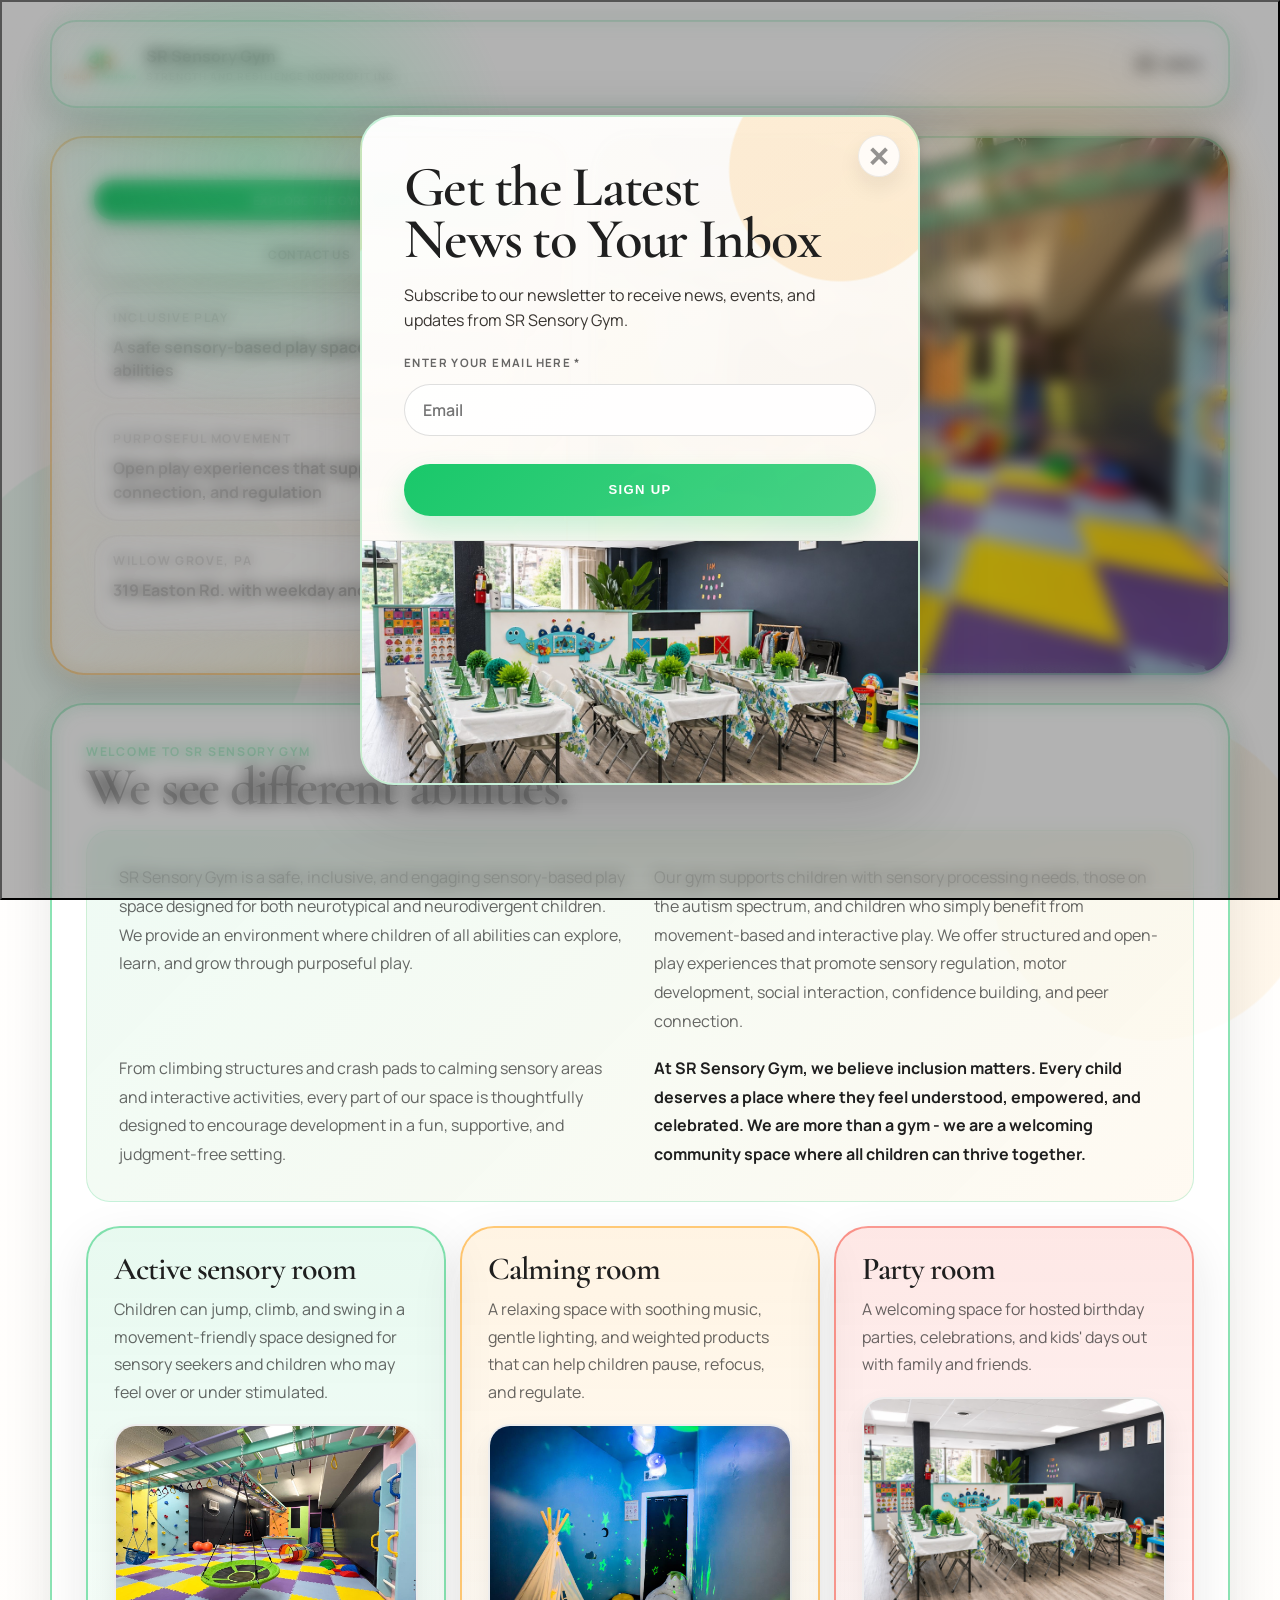
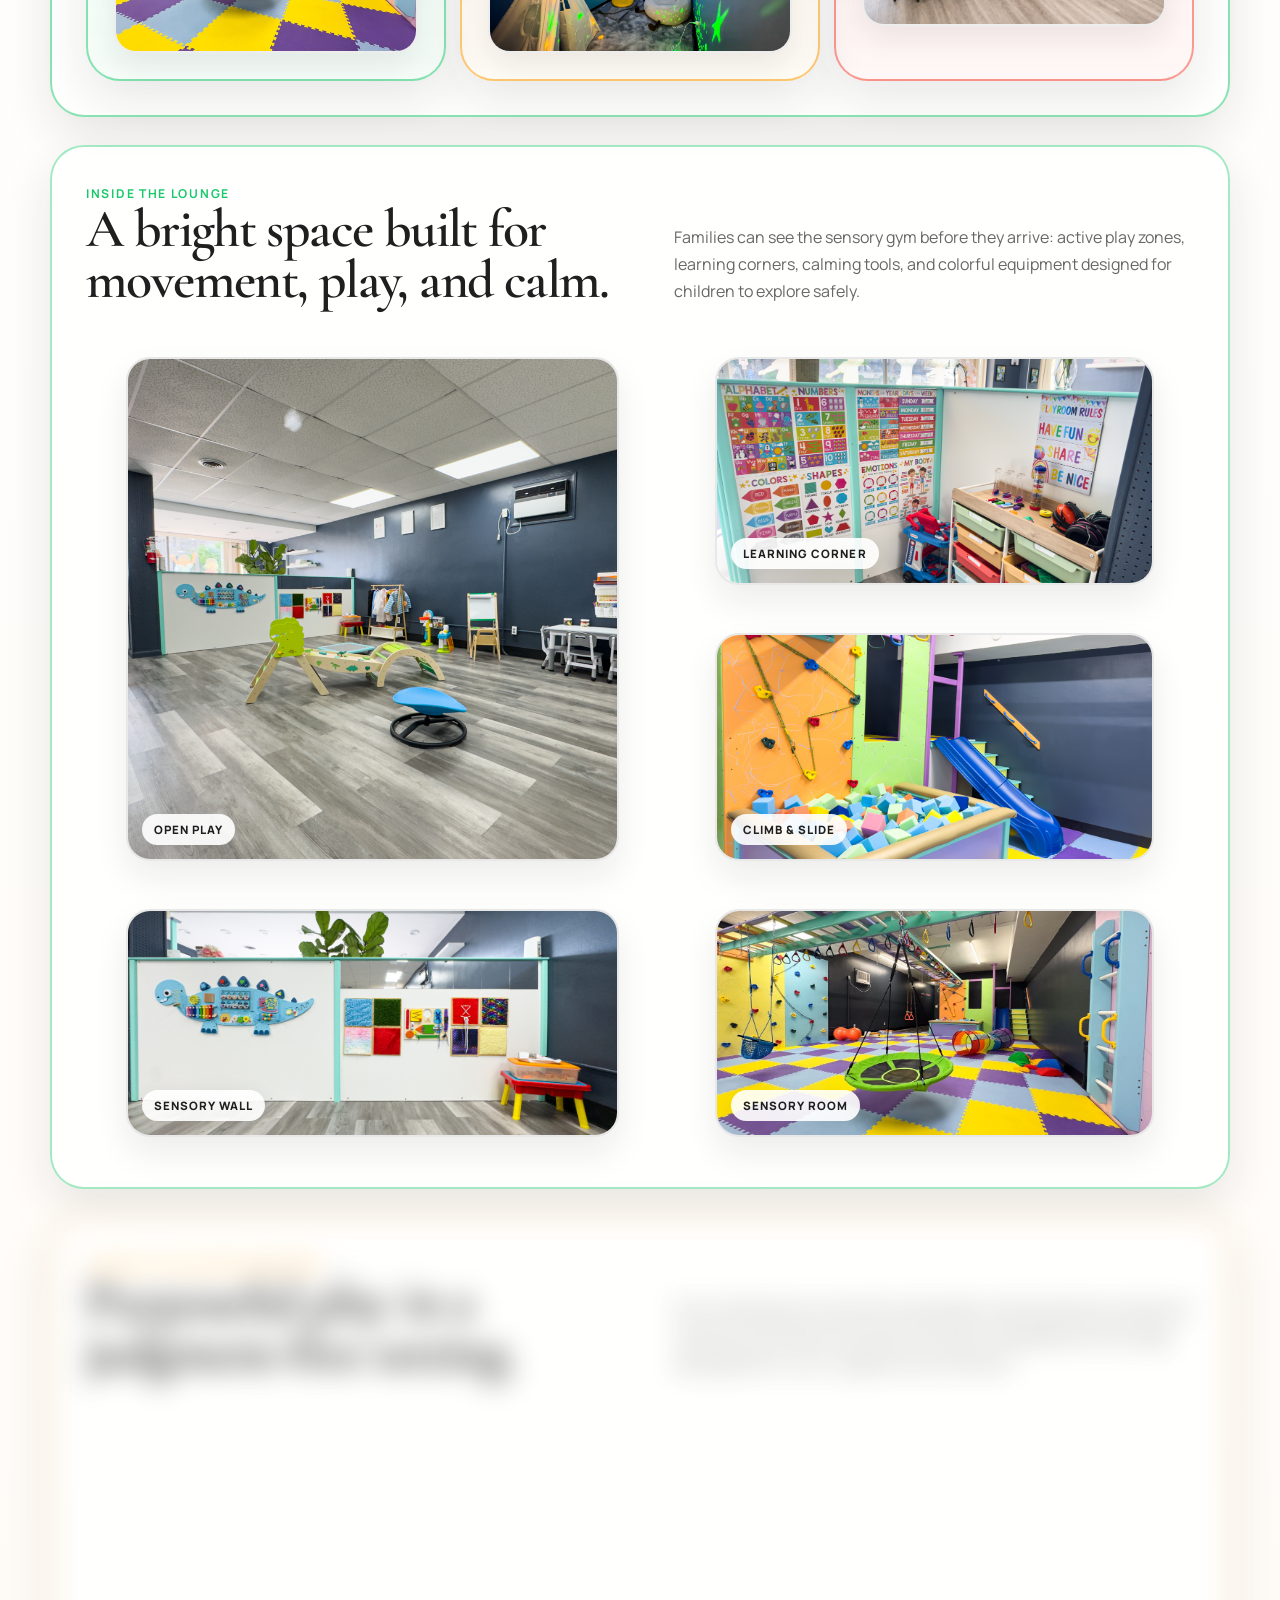
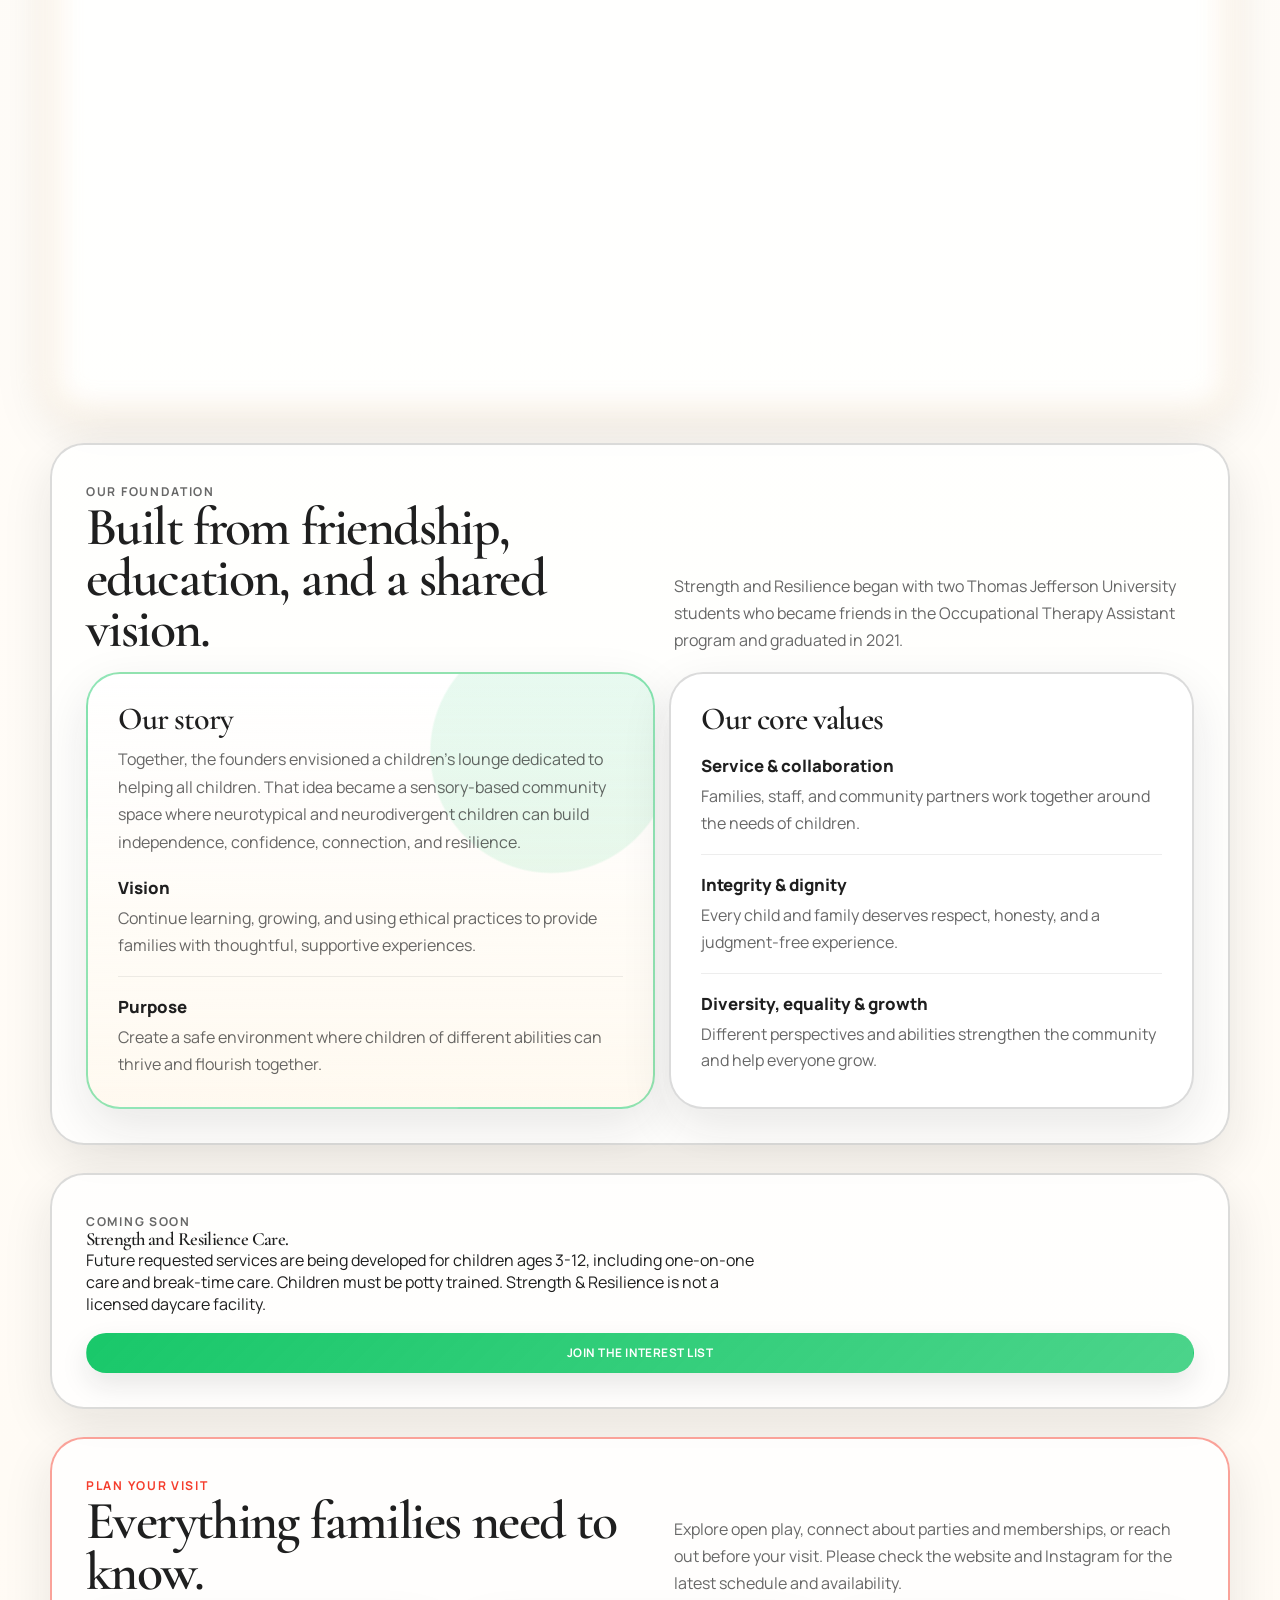
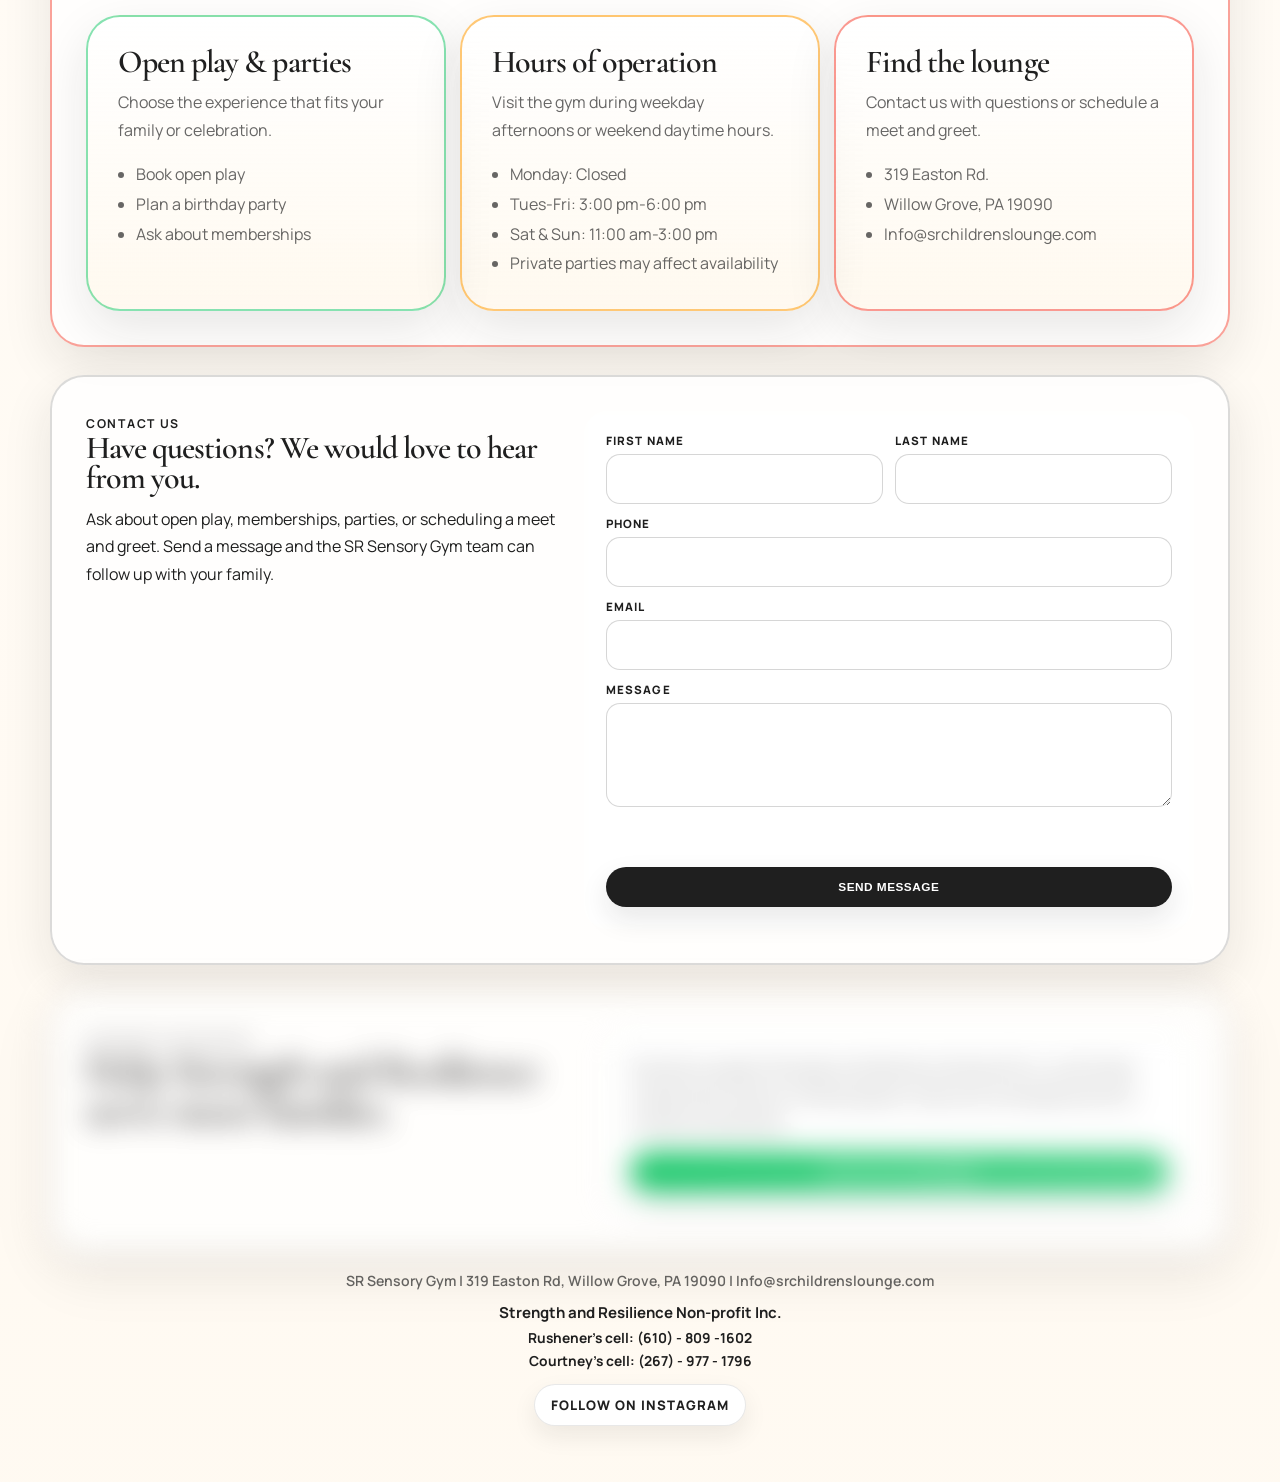
<file: index.html>
<!DOCTYPE html>
<html lang="en">
<head>
  <meta charset="UTF-8" />
  <meta name="viewport" content="width=device-width, initial-scale=1.0" />
  <title>SR Sensory Gym | Strength and Resilience Nonprofit Inc.</title>
  <meta name="description" content="SR Sensory Gym is an inclusive sensory-based play space for neurotypical and neurodivergent children in Willow Grove, PA." />
  <style>
    @import url('https://fonts.googleapis.com/css2?family=Cormorant+Garamond:wght@500;600;700&family=Manrope:wght@400;500;600;700;800&display=swap');

    :root {
      --forest: #19c86a;
      --sun: #ffa41b;
      --tangerine: #ffa41b;
      --poppy: #f53d2d;
      --cream: #ffffff;
      --warm-white: #ffffff;
      --sage: rgba(25, 200, 106, .1);
      --sand: rgba(255, 164, 27, .12);
      --ink: #1f1f1f;
      --muted: rgba(31, 31, 31, .68);
      --line: rgba(31, 31, 31, .16);
      --shadow: 0 18px 50px rgba(31, 31, 31, .1);
      --radius-xl: 34px;
      --radius-lg: 24px;
    }

    * { box-sizing: border-box; }
    html { scroll-behavior: smooth; }
    body {
      margin: 0;
      font-family: Manrope, ui-sans-serif, system-ui, -apple-system, BlinkMacSystemFont, "Segoe UI", sans-serif;
      color: var(--ink);
      background:
        radial-gradient(circle at 10% 10%, rgba(25,200,106,.08) 0 180px, transparent 182px),
        radial-gradient(circle at 90% 14%, rgba(255,164,27,.08) 0 160px, transparent 162px),
        linear-gradient(180deg, #ffffff 0%, rgba(255,164,27,.06) 100%);
    }

    a { color: inherit; text-decoration: none; }
    img { display: block; max-width: 100%; }
    h1, h2, h3, p { margin: 0; }

    h1, h2, h3 {
      font-family: "Cormorant Garamond", Georgia, serif;
      line-height: .95;
      letter-spacing: -.03em;
      font-weight: 600;
    }

    .page {
      width: min(1180px, calc(100% - 32px));
      margin: 0 auto;
      padding: 20px 0 56px;
    }

    .site-header {
      display: grid;
      justify-items: center;
      align-items: center;
      gap: 10px;
      padding: 14px 18px 16px;
      border: 2px solid rgba(25, 200, 106, .34);
      border-radius: 32px;
      background: rgba(255, 255, 255, 0.92);
      backdrop-filter: blur(10px);
      box-shadow: var(--shadow);
      position: sticky;
      top: 16px;
      z-index: 10;
    }

    .brand {
      display: flex;
      flex-direction: column;
      align-items: center;
      gap: 6px;
      min-width: 0;
      text-align: center;
    }

    .brand img {
      width: 82px;
      height: 82px;
      object-fit: contain;
    }

    .brand strong {
      display: block;
      font-size: 1.12rem;
      font-weight: 800;
    }

    .brand span,
    .eyebrow,
    .info-label {
      color: var(--muted);
      font-size: .76rem;
      font-weight: 700;
      letter-spacing: .14em;
      text-transform: uppercase;
    }

    .brand span { display: block; margin-top: 5px; }

    .nav-links {
      display: flex;
      flex-wrap: wrap;
      justify-content: center;
      gap: 8px;
      width: 100%;
      padding-top: 12px;
      border-top: 1px solid rgba(31,31,31,.09);
    }

    .nav-links a,
    .button {
      display: inline-flex;
      align-items: center;
      justify-content: center;
      min-height: 40px;
      padding: 0 12px;
      border-radius: 999px;
      font-size: .74rem;
      font-weight: 700;
      letter-spacing: .04em;
      text-transform: uppercase;
    }

    .nav-links a {
      background: rgba(255,255,255,.9);
      border: 1px solid rgba(31,31,31,.08);
    }

    .hero {
      display: grid;
      grid-template-columns: minmax(0, .9fr) minmax(0, 1.1fr);
      gap: 28px;
      margin-top: 28px;
      align-items: stretch;
    }

    .panel,
    .highlight-card,
    .story-card,
    .visit-card,
    .cta-band,
    .logo-card {
      border: 2px solid var(--line);
      border-radius: var(--radius-xl);
      background: var(--warm-white);
      box-shadow: var(--shadow);
    }

    .hero-copy {
      padding: clamp(28px, 4vw, 42px);
      border-color: rgba(255, 164, 27, .56);
      background:
        radial-gradient(circle at 88% 15%, rgba(255,164,27,.18) 0 120px, transparent 122px),
        linear-gradient(135deg, var(--warm-white), rgba(255,164,27,.08));
    }

    .hero-actions,
    .hero-points,
    .highlights,
    .story-grid,
    .visit-grid {
      display: grid;
      gap: 14px;
    }

    .hero-actions {
      grid-template-columns: 1fr;
      margin-top: 0;
    }

    .button {
      border: 1px solid transparent;
      box-shadow: 0 12px 28px rgba(31,31,31,.1);
    }

    .button.primary {
      color: var(--warm-white);
      background: linear-gradient(135deg, var(--forest), rgba(25,200,106,.78));
    }

    .button.secondary {
      color: var(--ink);
      background: rgba(255,255,255,.82);
      border-color: rgba(31,31,31,.08);
    }

    .hero-points {
      grid-template-columns: 1fr;
      margin-top: 18px;
    }

    .info-pill {
      min-height: 96px;
      padding: 16px 18px;
      border: 1px solid rgba(31,31,31,.14);
      border-radius: var(--radius-lg);
      background: rgba(255,255,255,.72);
      box-shadow: inset 0 0 0 1px rgba(31,31,31,.06);
    }

    .info-label {
      display: block;
    }

    .info-pill strong {
      display: block;
      margin-top: 10px;
      font-size: 1rem;
      line-height: 1.45;
    }

    .logo-card {
      padding: 0;
      border: 0;
      border-radius: 0;
      background: transparent;
      box-shadow: none;
    }

    .logo-stage {
      min-height: 100%;
      padding: 0;
      display: grid;
      align-content: center;
      justify-items: center;
      background: transparent;
    }

    .logo-stage img {
      width: min(100%, 500px);
    }

    .hero-photo {
      min-height: 100%;
      overflow: hidden;
      border-color: rgba(25, 200, 106, .42);
      background: #ffffff;
    }

    .hero-photo img {
      width: 100%;
      height: 100%;
      min-height: 520px;
      object-fit: cover;
    }

    .photo-section {
      display: grid;
      gap: 18px;
    }

    .photo-grid {
      display: grid;
      grid-template-columns: 1.05fr .95fr;
      grid-auto-rows: 260px;
      gap: 16px;
    }

    .photo-card {
      position: relative;
      overflow: hidden;
      min-height: 0;
      border: 2px solid rgba(31,31,31,.1);
      border-radius: var(--radius-lg);
      background: #ffffff;
      box-shadow: 0 16px 34px rgba(31,31,31,.08);
    }

    .photo-card:first-child {
      grid-row: span 2;
    }

    .photo-card img {
      width: 100%;
      height: 100%;
      object-fit: cover;
    }

    .photo-card span {
      position: absolute;
      left: 14px;
      bottom: 14px;
      max-width: calc(100% - 28px);
      padding: 8px 12px;
      border-radius: 999px;
      color: var(--ink);
      background: rgba(255,255,255,.9);
      box-shadow: 0 10px 24px rgba(31,31,31,.12);
      font-size: .72rem;
      font-weight: 900;
      letter-spacing: .09em;
      text-transform: uppercase;
    }

    section {
      margin-top: 28px;
    }

    main > section:not(.hero) {
      scroll-margin-top: 132px;
      padding: clamp(24px, 3.2vw, 34px);
      border: 2px solid var(--line);
      border-radius: var(--radius-xl);
      background: rgba(255,255,255,.78);
      box-shadow: var(--shadow);
    }

    #about { border-color: rgba(25, 200, 106, .5); }
    #experience { border-color: rgba(255, 164, 27, .58); }
    #photos { border-color: rgba(25, 200, 106, .4); }
    #visit { border-color: rgba(245, 61, 45, .48); }

    #about .eyebrow { color: var(--forest); }
    #experience .eyebrow { color: var(--tangerine); }
    #photos .eyebrow { color: var(--forest); }
    #visit .eyebrow { color: var(--poppy); }

    .section-head {
      display: flex;
      justify-content: space-between;
      align-items: end;
      gap: 20px;
      margin-bottom: 18px;
    }

    .section-head h2 {
      font-size: clamp(2.3rem, 4.2vw, 4rem);
    }

    .section-head p {
      max-width: 520px;
      color: var(--muted);
      line-height: 1.7;
    }

    .about-copy {
      display: grid;
      grid-template-columns: repeat(2, minmax(0, 1fr));
      gap: 18px 28px;
      margin: 0 0 24px;
      padding: clamp(22px, 3vw, 32px);
      border: 1px solid rgba(25, 200, 106, .2);
      border-radius: 24px;
      background: linear-gradient(135deg, rgba(25, 200, 106, .07), rgba(255, 164, 27, .06));
    }

    .about-copy p {
      color: var(--muted);
      line-height: 1.8;
    }

    .about-copy p:last-child {
      color: var(--ink);
      font-weight: 700;
    }

    .highlights {
      grid-template-columns: repeat(3, minmax(0, 1fr));
    }

    .highlight-card {
      padding: 26px;
    }

    .highlight-card:nth-child(1) { border-color: rgba(25,200,106,.5); background: linear-gradient(180deg, var(--sage), rgba(25,200,106,.04)); }
    .highlight-card:nth-child(2) { border-color: rgba(255,164,27,.58); background: linear-gradient(180deg, var(--sand), rgba(255,164,27,.04)); }
    .highlight-card:nth-child(3) { border-color: rgba(245,61,45,.5); background: linear-gradient(180deg, rgba(245,61,45,.12), rgba(245,61,45,.04)); }

    .highlight-card h3,
    .story-card h3,
    .visit-card h3,
    .cta-band h3 {
      font-size: 2rem;
    }

    .highlight-card p,
    .story-card p,
    .visit-card p,
    .cta-band p {
      margin-top: 12px;
      color: var(--muted);
      line-height: 1.72;
    }

    .highlight-image {
      margin: 18px 0 0;
      overflow: hidden;
      border: 2px solid rgba(31,31,31,.08);
      border-radius: 22px;
      background: #ffffff;
      box-shadow: 0 14px 28px rgba(31,31,31,.08);
    }

    .highlight-image img {
      display: block;
      width: 100%;
      aspect-ratio: 4 / 3;
      object-fit: cover;
    }

    .story-grid {
      grid-template-columns: 1.04fr .96fr;
    }

    .story-card,
    .visit-card {
      padding: 30px;
    }

    .story-card.featured {
      border-color: rgba(25, 200, 106, .48);
      background:
        radial-gradient(circle at 82% 18%, rgba(25,200,106,.1) 0 120px, transparent 122px),
        linear-gradient(180deg, #ffffff, rgba(255,164,27,.06));
    }

    .story-list {
      display: grid;
      gap: 18px;
      margin-top: 20px;
    }

    .story-item {
      padding-top: 18px;
      border-top: 1px solid rgba(31,31,31,.08);
    }

    .story-item:first-child {
      padding-top: 0;
      border-top: 0;
    }

    .story-item strong {
      display: block;
      font-size: 1.05rem;
      font-weight: 800;
    }

    .story-item span {
      display: block;
      margin-top: 6px;
      color: var(--muted);
      line-height: 1.65;
    }

    .visit-grid {
      grid-template-columns: repeat(3, minmax(0, 1fr));
    }

    .visit-card {
      background: linear-gradient(180deg, rgba(255,255,255,.96), rgba(255,164,27,.06));
    }

    .visit-card:nth-child(1) { border-color: rgba(25,200,106,.52); }
    .visit-card:nth-child(2) { border-color: rgba(255,164,27,.6); }
    .visit-card:nth-child(3) { border-color: rgba(245,61,45,.52); }

    .visit-card ul {
      margin: 16px 0 0;
      padding-left: 18px;
      color: var(--muted);
      line-height: 1.85;
    }

    .cta-band {
      display: grid;
      grid-template-columns: .88fr 1.12fr;
      gap: 18px;
      padding: 30px;
      background:
        radial-gradient(circle at 88% 18%, rgba(255,255,255,.15) 0 110px, transparent 112px),
        linear-gradient(135deg, var(--tangerine), var(--poppy));
      border-color: rgba(245,61,45,.76);
      color: var(--ink);
    }

    .cta-band p {
      color: var(--ink);
      max-width: 560px;
    }

    .donor-band {
      display: grid;
      grid-template-columns: .92fr 1.08fr;
      gap: 18px;
      padding: 30px;
      border: 2px solid rgba(25,200,106,.46);
      border-radius: var(--radius-xl);
      background:
        radial-gradient(circle at 86% 16%, rgba(25,200,106,.15) 0 110px, transparent 112px),
        linear-gradient(135deg, #ffffff, rgba(255,164,27,.08));
      box-shadow: var(--shadow);
    }

    .donor-band h3 {
      font-size: 2.65rem;
    }

    .donor-band p {
      color: var(--muted);
      line-height: 1.75;
    }

    .donor-box {
      display: grid;
      align-content: center;
      gap: 14px;
      padding: 24px;
      border: 1px solid rgba(31,31,31,.1);
      border-radius: var(--radius-lg);
      background: rgba(255,255,255,.78);
    }

    .cta-box {
      padding: 22px;
      border-radius: 24px;
      background: rgba(255,255,255,.14);
      backdrop-filter: blur(6px);
    }

    .contact-form {
      display: grid;
      grid-template-columns: 1fr 1fr;
      gap: 12px;
    }

    .form-field {
      display: grid;
      gap: 6px;
    }

    .form-field.full {
      grid-column: 1 / -1;
    }

    .form-field label {
      font-size: .72rem;
      font-weight: 800;
      letter-spacing: .1em;
      text-transform: uppercase;
    }

    .form-field input,
    .form-field textarea {
      width: 100%;
      border: 1px solid rgba(31,31,31,.18);
      border-radius: 14px;
      padding: 13px 14px;
      color: var(--ink);
      background: rgba(255,255,255,.78);
      font: inherit;
    }

    .form-field textarea {
      min-height: 104px;
      resize: vertical;
    }

    .form-submit {
      grid-column: 1 / -1;
      border: 1px solid rgba(31,31,31,.18);
      background: var(--ink);
      color: var(--warm-white);
      cursor: pointer;
    }

    .form-status {
      grid-column: 1 / -1;
      min-height: 24px;
      color: var(--muted);
      font-weight: 800;
      line-height: 1.5;
    }

    .form-status[data-tone="success"] { color: #147943; }
    .form-status[data-tone="error"] { color: var(--poppy); }

    .footer-note {
      margin-top: 18px;
      text-align: center;
      color: var(--muted);
      font-size: .88rem;
      font-weight: 600;
    }

    .footer-links {
      display: flex;
      flex-wrap: wrap;
      justify-content: center;
      gap: 10px;
      margin-top: 12px;
    }

    .footer-link {
      display: inline-flex;
      align-items: center;
      min-height: 42px;
      padding: 0 16px;
      border: 1px solid rgba(31,31,31,.1);
      border-radius: 999px;
      color: var(--ink);
      background: var(--warm-white);
      box-shadow: 0 10px 24px rgba(31,31,31,.08);
      font-size: .82rem;
      font-weight: 800;
      letter-spacing: .08em;
      text-transform: uppercase;
    }

    .footer-contact {
      margin-top: 10px;
      text-align: center;
      color: var(--ink);
      font-size: .86rem;
      font-weight: 700;
      line-height: 1.7;
    }

    .footer-contact strong {
      display: block;
      font-size: .94rem;
    }

    .newsletter-popup[hidden] {
      display: none;
    }

    .newsletter-popup {
      position: fixed;
      top: 0;
      left: 0;
      width: 100vw;
      height: 100vh;
      z-index: 3000;
      display: grid;
      place-items: center;
      padding: 18px;
      opacity: 0;
      visibility: hidden;
      transition: opacity .28s ease, visibility .28s ease;
    }

    body.sr-newsletter-open {
      overflow: hidden;
    }

    .newsletter-popup.is-visible {
      opacity: 1;
      visibility: visible;
    }

    .newsletter-backdrop {
      position: absolute;
      inset: 0;
      background:
        radial-gradient(circle at 20% 18%, rgba(25, 200, 106, .24), transparent 260px),
        radial-gradient(circle at 82% 26%, rgba(255, 164, 27, .22), transparent 240px),
        rgba(31, 31, 31, .34);
      backdrop-filter: blur(8px);
    }

    .newsletter-card {
      position: relative;
      width: min(560px, 100%);
      max-height: calc(100vh - 36px);
      overflow-y: auto;
      border: 2px solid rgba(25, 200, 106, .24);
      border-radius: 34px;
      background:
        radial-gradient(circle at 86% 8%, rgba(255, 164, 27, .16) 0 110px, transparent 112px),
        linear-gradient(145deg, rgba(255,255,255,.98), rgba(255,248,238,.98));
      box-shadow: 0 24px 70px rgba(31, 31, 31, .2);
      transform: translateY(18px) scale(.98);
      transition: transform .32s ease;
    }

    .newsletter-popup.is-visible .newsletter-card {
      transform: translateY(0) scale(1);
    }

    .newsletter-close {
      position: absolute;
      top: 18px;
      right: 18px;
      z-index: 2;
      width: 42px;
      height: 42px;
      border: 1px solid rgba(31,31,31,.08);
      border-radius: 50%;
      color: rgba(31,31,31,.48);
      background: rgba(255,255,255,.82);
      cursor: pointer;
      font: 700 2.2rem/1 Arial, sans-serif;
      box-shadow: 0 10px 22px rgba(31,31,31,.08);
      transition: transform .18s ease, box-shadow .18s ease;
    }

    .newsletter-close:hover {
      transform: rotate(90deg) scale(1.06);
      box-shadow: 0 14px 28px rgba(31,31,31,.14);
    }

    .newsletter-copy {
      padding: 44px 42px 24px;
    }

    .newsletter-copy h2 {
      max-width: 420px;
      font-size: clamp(2.35rem, 7vw, 3.55rem);
      line-height: .92;
    }

    .newsletter-copy > p {
      margin-top: 18px;
      color: #3a3632;
      font-size: 1rem;
      line-height: 1.55;
    }

    .newsletter-form {
      display: grid;
      gap: 14px;
      margin-top: 22px;
    }

    .newsletter-form label {
      color: var(--muted);
      font-size: .72rem;
      font-weight: 700;
      letter-spacing: .12em;
      text-transform: uppercase;
    }

    .newsletter-form input[type="email"] {
      width: 100%;
      border: 1px solid rgba(31,31,31,.14);
      border-radius: 999px;
      padding: 14px 18px;
      color: var(--ink);
      background: rgba(255,255,255,.88);
      font: 600 1rem Manrope, ui-sans-serif, system-ui, sans-serif;
      outline: none;
      box-shadow: inset 0 1px 0 rgba(255,255,255,.8);
    }

    .newsletter-form input[type="email"]:focus {
      border-color: var(--forest);
      box-shadow: 0 0 0 4px rgba(25, 200, 106, .12);
    }

    .newsletter-form .form-status {
      min-height: 0;
      margin: 0;
      font-size: .88rem;
    }

    .newsletter-submit {
      justify-self: stretch;
      min-height: 52px;
      border: 0;
      border-radius: 999px;
      color: var(--warm-white);
      background: linear-gradient(135deg, var(--forest), rgba(25,200,106,.78));
      cursor: pointer;
      font-size: .82rem;
      font-weight: 800;
      letter-spacing: .1em;
      text-transform: uppercase;
      box-shadow: 0 16px 30px rgba(25, 200, 106, .22);
    }

    .newsletter-image {
      width: 100%;
      aspect-ratio: 16 / 7;
      object-fit: cover;
      border-top: 1px solid rgba(31,31,31,.08);
    }

    @media (max-width: 980px) {
      .hero,
      .story-grid,
      .cta-band,
      .donor-band,
      .visit-grid,
      .highlights,
      .about-copy,
      .photo-grid {
        grid-template-columns: 1fr;
      }

      .hero-points {
        grid-template-columns: 1fr;
      }

      .hero-photo img {
        min-height: 420px;
      }

      .photo-card:first-child {
        grid-row: span 1;
      }
    }

    @media (max-width: 760px) {
      main > section:not(.hero) {
        scroll-margin-top: 330px;
      }

      .site-header {
        padding: 16px 12px;
        border-radius: 26px;
      }

      .brand {
        width: 100%;
      }

      .brand img {
        width: 74px;
        height: 74px;
      }

      .nav-links {
        justify-content: flex-start;
        align-items: center;
        flex-wrap: nowrap;
        overflow-x: auto;
        padding: 12px 2px 5px;
        -webkit-overflow-scrolling: touch;
        scrollbar-width: none;
      }

      .nav-links::-webkit-scrollbar {
        display: none;
      }

      .nav-links a {
        flex: 0 0 auto;
      }

      .hero-actions {
        grid-template-columns: 1fr;
      }

      .contact-form {
        grid-template-columns: 1fr;
      }

      .form-field.full,
      .form-submit {
        grid-column: auto;
      }

      .newsletter-copy {
        padding: 42px 26px 24px;
      }

      .newsletter-copy h2 {
        font-size: clamp(2.45rem, 12vw, 3.4rem);
      }
    }
  </style>
  <link rel="stylesheet" href="assets/strength-resilience/flow.css" />
  <link rel="stylesheet" href="assets/strength-resilience/layout-fit.css" />
</head>
<body>
  <div class="page">
    <header class="site-header">
      <a class="brand" href="#home">
        <img src="assets/strength-resilience-logo.png" alt="Strength &amp; Resilience Children Lounge logo" />
        <div>
          <strong>SR Sensory Gym</strong>
          <span>Strength and Resilience Nonprofit Inc.</span>
        </div>
      </a>

      <button class="nav-toggle" type="button" aria-expanded="false" aria-controls="site-nav" aria-label="Open menu">
        <span class="nav-toggle-icon" aria-hidden="true"><span></span><span></span><span></span></span>
        <span class="nav-toggle-text">Menu</span>
      </button>

      <nav class="nav-links" id="site-nav" aria-label="Primary">
        <a href="#home">Home</a>
        <a href="strength-resilience-book-now.html">Book Now</a>
        <a href="strength-resilience-book-a-party.html">Book a Party</a>
        <a href="strength-resilience-services.html">Services</a>
        <a href="strength-resilience-memberships.html">Memberships</a>
        <a href="strength-resilience-events.html">Events</a>
        <a href="strength-resilience-waiver.html">Waiver</a>
        <a href="strength-resilience-shop.html">Shop</a>
        <a href="https://app.squareup.com/gift/MLZ7ERDANNXQT/order" target="_blank" rel="noopener noreferrer">Gift Card</a>
        <a href="#about">About Us</a>
        <a href="strength-resilience-faq.html">FAQ's</a>
      </nav>
    </header>

    <main>
      <section class="hero" id="home">
        <article class="panel hero-copy">
          <div class="hero-actions">
            <a class="button primary" href="#experience">Explore the gym</a>
            <a class="button secondary" href="#connect">Contact us</a>
          </div>

          <div class="hero-points">
            <div class="info-pill">
              <span class="info-label">Inclusive play</span>
              <strong>A safe sensory-based play space for children of all abilities</strong>
            </div>
            <div class="info-pill">
              <span class="info-label">Purposeful movement</span>
              <strong>Open play experiences that support confidence, connection, and regulation</strong>
            </div>
            <div class="info-pill">
              <span class="info-label">Willow Grove, PA</span>
              <strong>319 Easton Rd. with weekday and weekend hours</strong>
            </div>
          </div>
        </article>

        <article class="panel hero-photo">
          <img src="assets/strength-resilience/sr-gym-main.jpeg" alt="Colorful SR Sensory Gym play space with swings and padded floor tiles" />
        </article>
      </section>

      <section id="about">
        <div class="section-head">
          <div>
            <span class="eyebrow">Welcome to SR Sensory Gym</span>
            <h2>We see different abilities.</h2>
          </div>
        </div>

        <div class="about-copy">
          <p>
            SR Sensory Gym is a safe, inclusive, and engaging sensory-based play space designed for both neurotypical and neurodivergent children. We provide an environment where children of all abilities can explore, learn, and grow through purposeful play.
          </p>
          <p>
            Our gym supports children with sensory processing needs, those on the autism spectrum, and children who simply benefit from movement-based and interactive play. We offer structured and open-play experiences that promote sensory regulation, motor development, social interaction, confidence building, and peer connection.
          </p>
          <p>
            From climbing structures and crash pads to calming sensory areas and interactive activities, every part of our space is thoughtfully designed to encourage development in a fun, supportive, and judgment-free setting.
          </p>
          <p>
            At SR Sensory Gym, we believe inclusion matters. Every child deserves a place where they feel understood, empowered, and celebrated. We are more than a gym - we are a welcoming community space where all children can thrive together.
          </p>
        </div>

        <div class="highlights">
          <article class="highlight-card">
            <h3>Active sensory room</h3>
            <p>Children can jump, climb, and swing in a movement-friendly space designed for sensory seekers and children who may feel over or under stimulated.</p>
            <figure class="highlight-image">
              <img src="assets/strength-resilience/sr-active-sensory-room.jpeg" alt="SR Sensory Gym active sensory room with climbing walls, swings, hanging equipment, and colorful padded floors" />
            </figure>
          </article>
          <article class="highlight-card">
            <h3>Calming room</h3>
            <p>A relaxing space with soothing music, gentle lighting, and weighted products that can help children pause, refocus, and regulate.</p>
            <figure class="highlight-image">
              <img src="assets/strength-resilience/sr-calming-room.jpeg" alt="SR Sensory Gym calming room with a sensory tent, soft seating, and projected stars" />
            </figure>
          </article>
          <article class="highlight-card">
            <h3>Party room</h3>
            <p>A welcoming space for hosted birthday parties, celebrations, and kids' days out with family and friends.</p>
            <figure class="highlight-image">
              <img src="assets/strength-resilience/sr-party-room.jpeg" alt="SR Sensory Gym party room set up with decorated tables, chairs, and birthday party supplies" />
            </figure>
          </article>
        </div>
      </section>

      <section id="photos" class="photo-section">
        <div class="section-head">
          <div>
            <span class="eyebrow">Inside the lounge</span>
            <h2>A bright space built for movement, play, and calm.</h2>
          </div>
          <p>
            Families can see the sensory gym before they arrive: active play zones, learning corners, calming tools, and colorful equipment designed for children to explore safely.
          </p>
        </div>

        <div class="photo-grid" aria-label="SR Sensory Gym photo gallery">
          <figure class="photo-card">
            <img src="assets/strength-resilience/sr-open-play.jpeg" alt="Open play room with activity stations, tables, and sensory equipment" />
            <span>Open play</span>
          </figure>
          <figure class="photo-card">
            <img src="assets/strength-resilience/sr-learning-corner.jpeg" alt="Learning corner with alphabet, numbers, emotions, and playroom rules posters" />
            <span>Learning corner</span>
          </figure>
          <figure class="photo-card">
            <img src="assets/strength-resilience/sr-climb-slide.jpeg" alt="Climbing wall, foam pit, and blue slide inside the sensory gym" />
            <span>Climb &amp; slide</span>
          </figure>
          <figure class="photo-card">
            <img src="assets/strength-resilience/sr-sensory-wall.jpeg" alt="Sensory wall with tactile boards and interactive activity panels" />
            <span>Sensory wall</span>
          </figure>
          <figure class="photo-card">
            <img src="assets/strength-resilience/sr-gym-main.jpeg" alt="Wide sensory gym view with swings and colorful padded floor tiles" />
            <span>Sensory Room</span>
          </figure>
        </div>
      </section>

      <section id="experience">
        <div class="section-head">
          <div>
            <span class="eyebrow">A space to explore and grow</span>
            <h2>Purposeful play in a judgment-free setting.</h2>
          </div>
          <p>
            From climbing structures and crash pads to calming sensory areas and interactive activities, every part of the gym is designed to encourage development in a fun, supportive environment.
          </p>
        </div>

        <div class="story-grid">
          <article class="story-card featured">
            <h3>More than a gym</h3>
            <p>
              SR Sensory Gym is a welcoming community space where children of all abilities can explore, learn, and grow together. Our gym supports children with sensory processing needs, those on the autism spectrum, and children who benefit from movement-based and interactive play.
            </p>
            <div class="story-list">
              <div class="story-item">
                <strong>Sensory regulation</strong>
                <span>Movement and calming spaces help children engage with new stimuli in a supportive environment.</span>
              </div>
              <div class="story-item">
                <strong>Motor development</strong>
                <span>Climbing, swinging, and active play give children room to move with purpose and build confidence.</span>
              </div>
              <div class="story-item">
                <strong>Peer connection</strong>
                <span>Structured and open-play experiences support social interaction in an inclusive setting.</span>
              </div>
            </div>
          </article>

          <article class="story-card">
            <h3>Our mission</h3>
            <p>
              We exist to create a balance between neurotypical and neurodivergent children. It is our commitment and passion to provide a safe environment where all children can thrive and flourish.
            </p>
            <div class="story-list">
              <div class="story-item">
                <strong>Inclusion matters</strong>
                <span>Every child deserves a place where they feel empowered and celebrated.</span>
              </div>
              <div class="story-item">
                <strong>Community matters</strong>
                <span>Families deserve a supportive space built around dignity, service, and connection.</span>
              </div>
              <div class="story-item">
                <strong>Growth matters</strong>
                <span>Purposeful play can support independence, resilience, and confidence over time.</span>
              </div>
            </div>
          </article>
        </div>
      </section>

      <section id="story">
        <div class="section-head">
          <div>
            <span class="eyebrow">Our foundation</span>
            <h2>Built from friendship, education, and a shared vision.</h2>
          </div>
          <p>
            Strength and Resilience began with two Thomas Jefferson University students who became friends in the Occupational Therapy Assistant program and graduated in 2021.
          </p>
        </div>

        <div class="story-grid">
          <article class="story-card featured">
            <h3>Our story</h3>
            <p>
              Together, the founders envisioned a children's lounge dedicated to helping all children. That idea became a sensory-based community space where neurotypical and neurodivergent children can build independence, confidence, connection, and resilience.
            </p>
            <div class="story-list">
              <div class="story-item">
                <strong>Vision</strong>
                <span>Continue learning, growing, and using ethical practices to provide families with thoughtful, supportive experiences.</span>
              </div>
              <div class="story-item">
                <strong>Purpose</strong>
                <span>Create a safe environment where children of different abilities can thrive and flourish together.</span>
              </div>
            </div>
          </article>

          <article class="story-card">
            <h3>Our core values</h3>
            <div class="story-list">
              <div class="story-item">
                <strong>Service &amp; collaboration</strong>
                <span>Families, staff, and community partners work together around the needs of children.</span>
              </div>
              <div class="story-item">
                <strong>Integrity &amp; dignity</strong>
                <span>Every child and family deserves respect, honesty, and a judgment-free experience.</span>
              </div>
              <div class="story-item">
                <strong>Diversity, equality &amp; growth</strong>
                <span>Different perspectives and abilities strengthen the community and help everyone grow.</span>
              </div>
            </div>
          </article>
        </div>
      </section>

      <section class="note-band" id="care">
        <div>
          <span class="eyebrow">Coming soon</span>
          <h3>Strength and Resilience Care.</h3>
        </div>
        <div>
          <p>
            Future requested services are being developed for children ages 3-12, including one-on-one care and break-time care. Children must be potty trained. Strength &amp; Resilience is not a licensed daycare facility.
          </p>
          <div class="hero-actions" style="margin-top: 18px;">
            <a class="button primary" href="#connect">Join the interest list</a>
          </div>
        </div>
      </section>

      <section id="visit">
        <div class="section-head">
          <div>
            <span class="eyebrow">Plan your visit</span>
            <h2>Everything families need to know.</h2>
          </div>
          <p>
            Explore open play, connect about parties and memberships, or reach out before your visit. Please check the website and Instagram for the latest schedule and availability.
          </p>
        </div>

        <div class="visit-grid">
          <article class="visit-card">
            <h3>Open play &amp; parties</h3>
            <p>Choose the experience that fits your family or celebration.</p>
            <ul>
              <li>Book open play</li>
              <li>Plan a birthday party</li>
              <li>Ask about memberships</li>
            </ul>
          </article>

          <article class="visit-card">
            <h3>Hours of operation</h3>
            <p>Visit the gym during weekday afternoons or weekend daytime hours.</p>
            <ul>
              <li>Monday: Closed</li>
              <li>Tues-Fri: 3:00 pm-6:00 pm</li>
              <li>Sat &amp; Sun: 11:00 am-3:00 pm</li>
              <li>Private parties may affect availability</li>
            </ul>
          </article>

          <article class="visit-card">
            <h3>Find the lounge</h3>
            <p>Contact us with questions or schedule a meet and greet.</p>
            <ul>
              <li>319 Easton Rd.</li>
              <li>Willow Grove, PA 19090</li>
              <li>Info@srchildrenslounge.com</li>
            </ul>
          </article>
        </div>
      </section>

      <section class="cta-band" id="connect">
        <div>
          <span class="eyebrow" style="color: var(--ink);">Contact us</span>
          <h3>Have questions? We would love to hear from you.</h3>
          <p>
            Ask about open play, memberships, parties, or scheduling a meet and greet. Send a message and the SR Sensory Gym team can follow up with your family.
          </p>
        </div>

        <form class="cta-box contact-form" data-sr-intake-form data-sr-endpoint="https://formspree.io/f/xlgkzbol">
          <input type="hidden" name="intake_type" value="general_inquiry" />
          <input type="hidden" name="requested_service" value="Website Contact Form" />
          <input type="hidden" name="form_type" value="general_contact" />
          <input type="hidden" name="source_site" value="srchildrenslounge" />
          <input type="hidden" name="source_page" value="home_contact" />
          <input type="text" name="_gotcha" tabindex="-1" autocomplete="off" style="position:absolute;left:-9999px;" aria-hidden="true" />
          <div class="form-field">
            <label for="first-name">First name</label>
            <input id="first-name" name="first_name" autocomplete="given-name" required />
          </div>
          <div class="form-field">
            <label for="last-name">Last name</label>
            <input id="last-name" name="last_name" autocomplete="family-name" required />
          </div>
          <div class="form-field full">
            <label for="contact-phone">Phone</label>
            <input id="contact-phone" name="phone" type="tel" autocomplete="tel" required />
          </div>
          <div class="form-field full">
            <label for="contact-email">Email</label>
            <input id="contact-email" name="email" type="email" autocomplete="email" required />
          </div>
          <div class="form-field full">
            <label for="contact-message">Message</label>
            <textarea id="contact-message" name="message" required></textarea>
          </div>
          <p class="form-status" data-sr-form-status aria-live="polite"></p>
          <button class="button form-submit" type="submit">Send message</button>
        </form>
      </section>

      <section class="donor-band" id="donate">
        <div>
          <span class="eyebrow">Support the mission</span>
          <h3>Help Strength and Resilience serve more families.</h3>
        </div>
        <div class="donor-box">
          <p>
            Donations support Strength and Resilience Nonprofit Inc. as the team creates safe, sensory-friendly spaces, resources, and experiences for children and families.
          </p>
          <a class="button primary" href="https://donorbox.org/strength-and-resilience-nonprofit-inc" target="_blank" rel="noopener">Donate with Donorbox</a>
        </div>
      </section>

      <p class="footer-note">SR Sensory Gym | 319 Easton Rd, Willow Grove, PA 19090 | Info@srchildrenslounge.com</p>
      <p class="footer-contact">
        <strong>Strength and Resilience Non-profit Inc.</strong>
        Rushener's cell: <a href="tel:+16108091602">(610) - 809 -1602</a><br />
        Courtney's cell: <a href="tel:+12679771796">(267) - 977 - 1796</a>
      </p>
      <div class="footer-links">
        <a class="footer-link" href="https://www.instagram.com/sr_sensorygym?igsh=MXVsOGtrcXdhMzB0aA==" target="_blank" rel="noopener">Follow on Instagram</a>
      </div>
    </main>
  </div>

  <div class="newsletter-popup" data-sr-newsletter-popup hidden>
    <button class="newsletter-backdrop" type="button" data-sr-newsletter-close aria-label="Close newsletter signup"></button>
    <aside class="newsletter-card" role="dialog" aria-modal="true" aria-labelledby="newsletter-title">
      <button class="newsletter-close" type="button" data-sr-newsletter-close aria-label="Close newsletter signup">&times;</button>
      <div class="newsletter-copy">
        <h2 id="newsletter-title">Get the Latest News to Your Inbox</h2>
        <p>Subscribe to our newsletter to receive news, events, and updates from SR Sensory Gym.</p>
        <form class="newsletter-form" data-sr-intake-form data-sr-newsletter-form data-sr-endpoint="https://formspree.io/f/mqeonbba">
          <input type="hidden" name="intake_type" value="newsletter_signup" />
          <input type="hidden" name="requested_service" value="Newsletter Signup" />
          <input type="hidden" name="form_type" value="newsletter_signup" />
          <input type="hidden" name="source_site" value="srchildrenslounge" />
          <input type="hidden" name="source_page" value="newsletter_popup" />
          <input type="text" name="_gotcha" tabindex="-1" autocomplete="off" style="position:absolute;left:-9999px;" aria-hidden="true" />
          <label for="newsletter-email">Enter your email here *</label>
          <input id="newsletter-email" name="email" type="email" placeholder="Email" autocomplete="email" required />
          <p class="form-status" data-sr-form-status aria-live="polite"></p>
          <button class="newsletter-submit" type="submit">Sign Up</button>
        </form>
      </div>
      <img class="newsletter-image" src="assets/strength-resilience/sr-party-room.jpeg" alt="A celebration setup inside SR Sensory Gym" />
    </aside>
  </div>

  <script>
    if (window.location.hash === "#calendar") {
      window.location.replace("strength-resilience-events.html#calendar");
    }
  </script>
  <script src="assets/strength-resilience/flow.js"></script>
  <script src="assets/strength-resilience/nav.js"></script>
  <script src="assets/strength-resilience/sr-family-intake.js"></script>
</body>
</html>
</file>
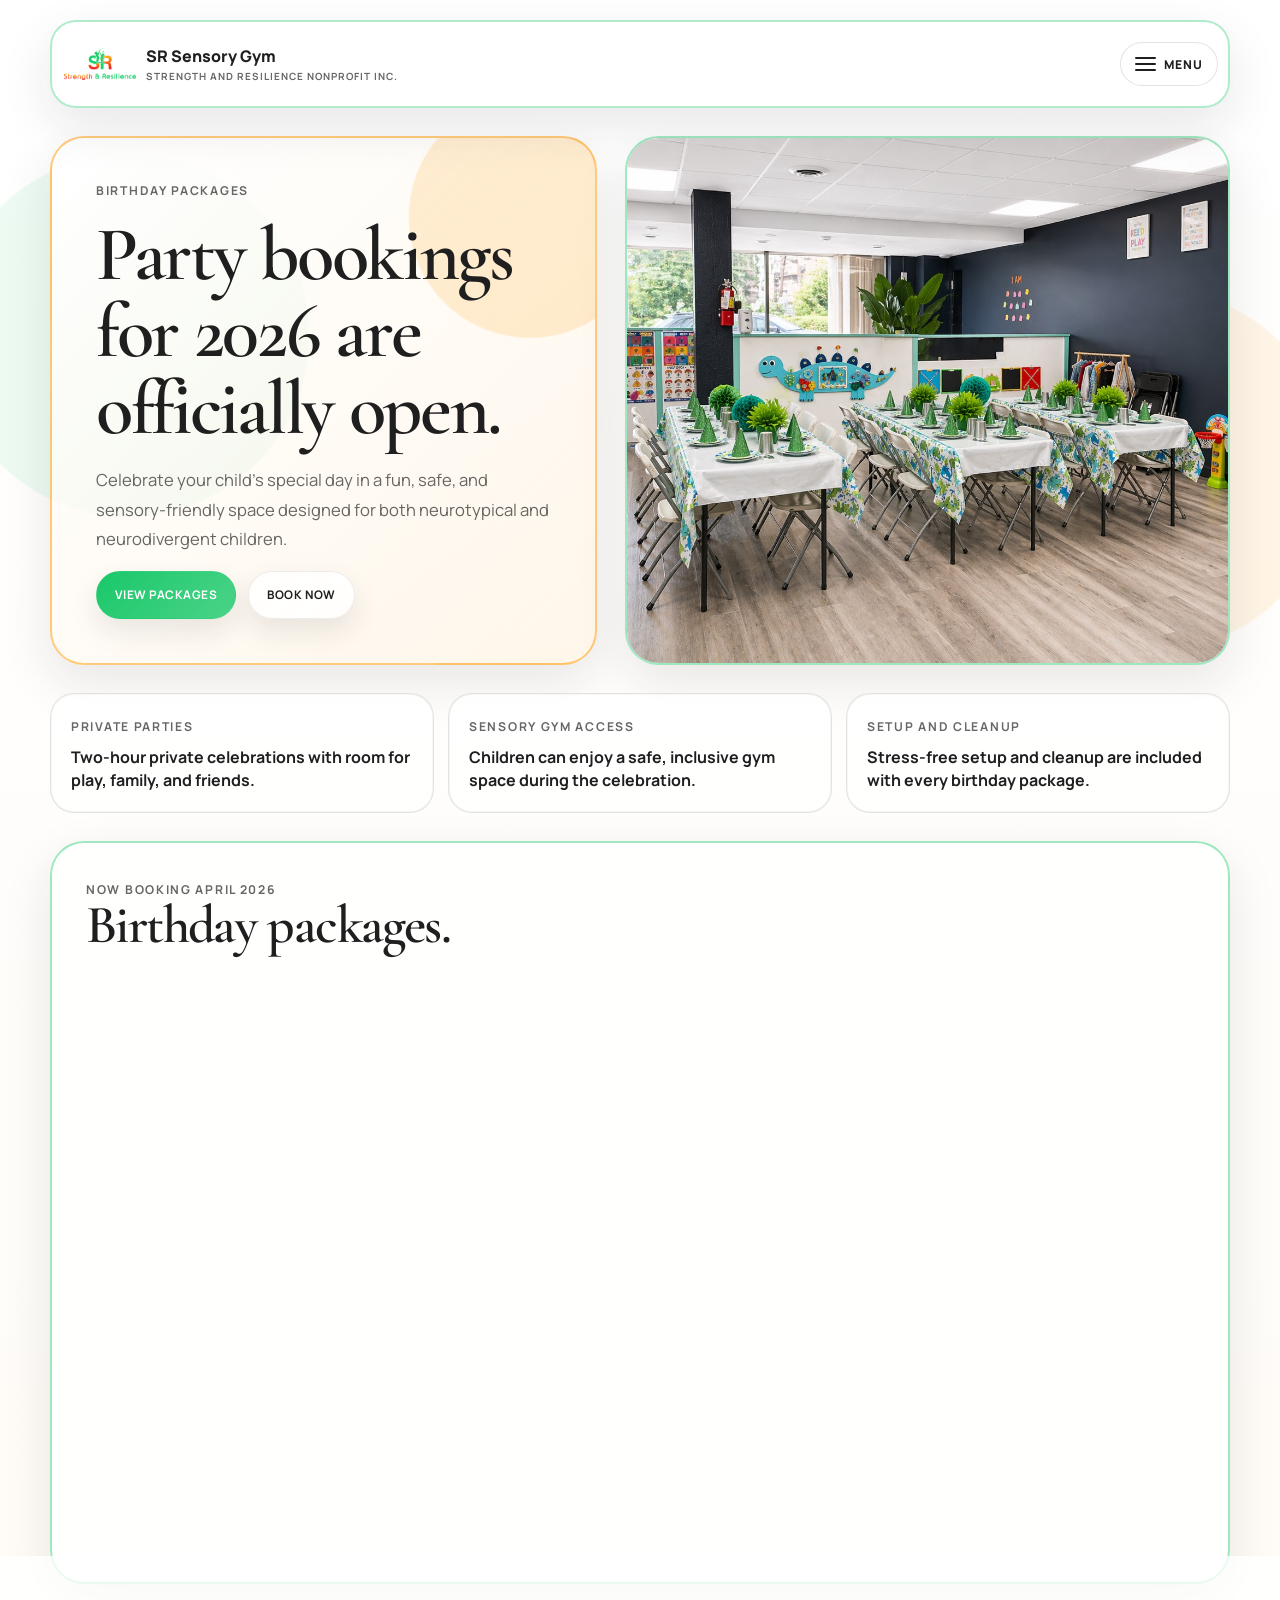
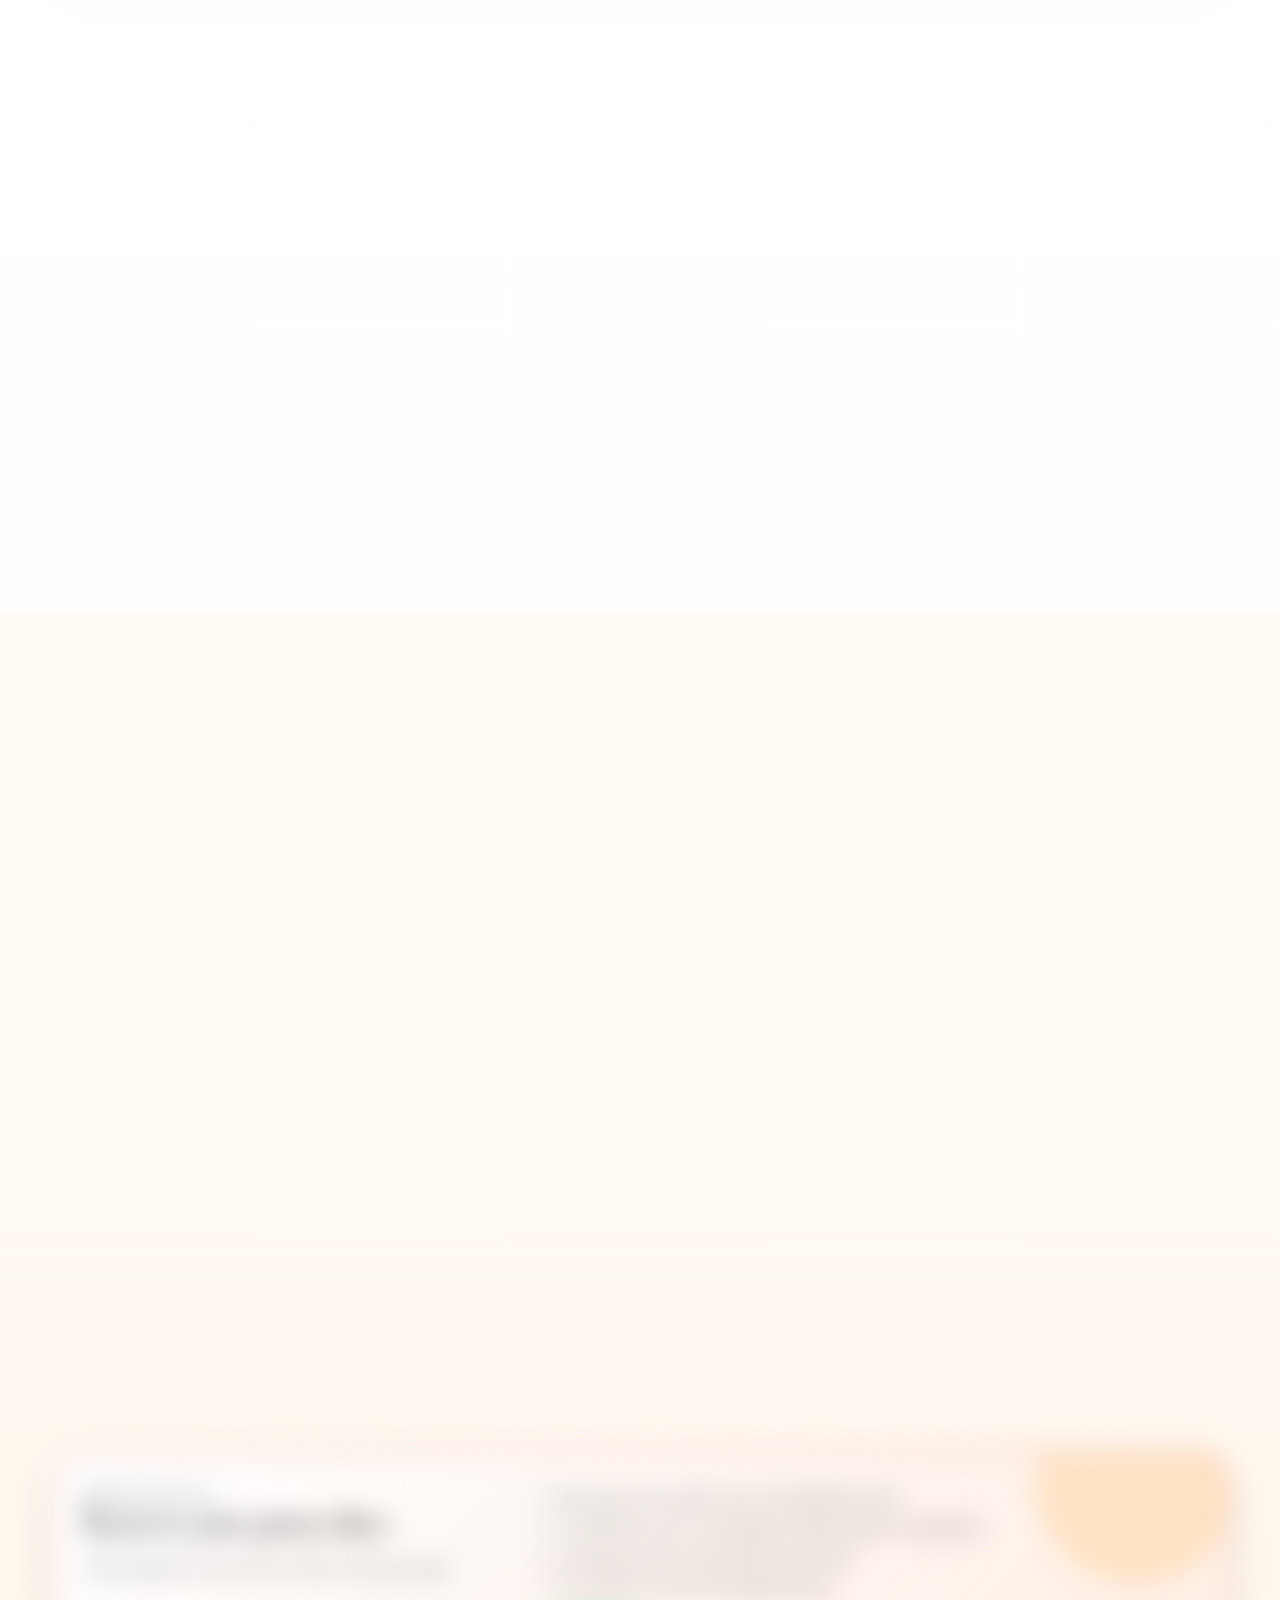
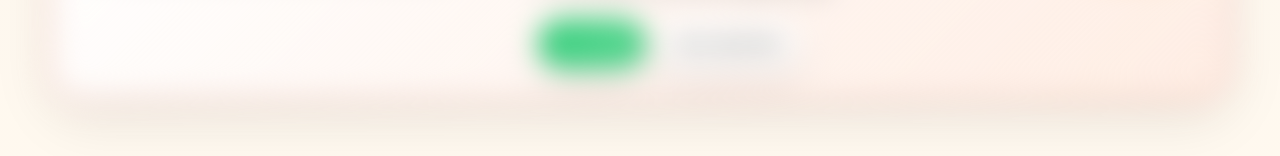
<file: strength-resilience-book-a-party.html>
<!DOCTYPE html>
<html lang="en">
<head>
  <meta charset="UTF-8" />
  <meta name="viewport" content="width=device-width, initial-scale=1.0" />
  <title>Book a Party | SR Sensory Gym</title>
  <meta name="description" content="Book a birthday party at SR Sensory Gym in Willow Grove, PA. View Basic, Deluxe, and Premium birthday packages for 2026." />
  <style>
    @import url('https://fonts.googleapis.com/css2?family=Cormorant+Garamond:wght@500;600;700&family=Manrope:wght@400;500;600;700;800&display=swap');

    :root {
      --forest: #19c86a;
      --sun: #ffa41b;
      --poppy: #f53d2d;
      --cream: #ffffff;
      --warm-white: #ffffff;
      --sage: rgba(25, 200, 106, .1);
      --sand: rgba(255, 164, 27, .12);
      --ink: #1f1f1f;
      --muted: rgba(31, 31, 31, .68);
      --line: rgba(31, 31, 31, .16);
      --shadow: 0 18px 50px rgba(31, 31, 31, .1);
      --radius-xl: 34px;
      --radius-lg: 24px;
    }

    * { box-sizing: border-box; }
    html { scroll-behavior: smooth; }
    body {
      margin: 0;
      font-family: Manrope, ui-sans-serif, system-ui, -apple-system, BlinkMacSystemFont, "Segoe UI", sans-serif;
      color: var(--ink);
      background:
        radial-gradient(circle at 10% 10%, rgba(25,200,106,.08) 0 180px, transparent 182px),
        radial-gradient(circle at 90% 14%, rgba(255,164,27,.1) 0 180px, transparent 182px),
        linear-gradient(180deg, #ffffff 0%, rgba(255,164,27,.07) 100%);
    }

    a { color: inherit; text-decoration: none; }
    img { display: block; max-width: 100%; }
    h1, h2, h3, p { margin: 0; }

    h1, h2, h3 {
      font-family: "Cormorant Garamond", Georgia, serif;
      line-height: .95;
      letter-spacing: -.03em;
      font-weight: 600;
    }

    .page {
      width: min(1180px, calc(100% - 32px));
      margin: 0 auto;
      padding: 20px 0 56px;
    }

    .site-header {
      display: grid;
      justify-items: center;
      align-items: center;
      gap: 10px;
      padding: 14px 18px 16px;
      border: 2px solid rgba(25, 200, 106, .34);
      border-radius: 32px;
      background: rgba(255, 255, 255, .92);
      backdrop-filter: blur(10px);
      box-shadow: var(--shadow);
      position: sticky;
      top: 16px;
      z-index: 10;
    }

    .brand {
      display: flex;
      flex-direction: column;
      align-items: center;
      gap: 6px;
      min-width: 0;
      text-align: center;
    }

    .brand img {
      width: 82px;
      height: 82px;
      object-fit: contain;
    }

    .brand strong {
      display: block;
      font-size: 1.12rem;
      font-weight: 800;
    }

    .brand span,
    .eyebrow,
    .info-label {
      color: var(--muted);
      font-size: .76rem;
      font-weight: 700;
      letter-spacing: .14em;
      text-transform: uppercase;
    }

    .brand span { display: block; margin-top: 5px; }

    .nav-links {
      display: flex;
      flex-wrap: wrap;
      justify-content: center;
      gap: 8px;
      width: 100%;
      padding-top: 12px;
      border-top: 1px solid rgba(31,31,31,.09);
    }

    .nav-links a,
    .button {
      display: inline-flex;
      align-items: center;
      justify-content: center;
      min-height: 40px;
      padding: 0 12px;
      border-radius: 999px;
      font-size: .74rem;
      font-weight: 700;
      letter-spacing: .04em;
      text-transform: uppercase;
    }

    .nav-links a {
      background: rgba(255,255,255,.9);
      border: 1px solid rgba(31,31,31,.08);
    }

    .nav-links a[aria-current="page"] {
      color: #ffffff;
      border-color: transparent;
      background: linear-gradient(135deg, var(--forest), rgba(25,200,106,.78));
    }

    .hero {
      display: grid;
      grid-template-columns: minmax(0, .95fr) minmax(0, 1.05fr);
      gap: 28px;
      margin-top: 28px;
      align-items: stretch;
    }

    .panel,
    .package-card,
    .add-on-card,
    .note-band,
    .booking-form {
      border: 2px solid var(--line);
      border-radius: var(--radius-xl);
      background: var(--warm-white);
      box-shadow: var(--shadow);
    }

    .hero-copy {
      display: grid;
      align-content: center;
      gap: 18px;
      padding: clamp(28px, 4vw, 44px);
      border-color: rgba(255, 164, 27, .56);
      background:
        radial-gradient(circle at 88% 15%, rgba(255,164,27,.18) 0 120px, transparent 122px),
        linear-gradient(135deg, #ffffff, rgba(255,164,27,.08));
    }

    .hero h1 {
      font-size: clamp(3.8rem, 9vw, 8rem);
    }

    .hero p {
      max-width: 620px;
      color: var(--muted);
      font-size: 1.04rem;
      line-height: 1.75;
    }

    .hero-photo {
      overflow: hidden;
      min-height: 520px;
      border-color: rgba(25, 200, 106, .42);
    }

    .hero-photo img {
      width: 100%;
      height: 100%;
      min-height: 520px;
      object-fit: cover;
    }

    .hero-actions {
      display: flex;
      flex-wrap: wrap;
      gap: 12px;
    }

    .button {
      min-height: 48px;
      padding: 0 18px;
      border: 1px solid transparent;
      box-shadow: 0 12px 28px rgba(31,31,31,.1);
    }

    .button.primary {
      color: #ffffff;
      background: linear-gradient(135deg, var(--forest), rgba(25,200,106,.78));
    }

    .button.secondary {
      color: var(--ink);
      background: rgba(255,255,255,.86);
      border-color: rgba(31,31,31,.08);
    }

    .quick-points {
      display: grid;
      grid-template-columns: repeat(3, minmax(0, 1fr));
      gap: 14px;
      margin-top: 28px;
    }

    .quick-point {
      min-height: 116px;
      padding: 20px;
      border: 1px solid rgba(31,31,31,.12);
      border-radius: var(--radius-lg);
      background: rgba(255,255,255,.78);
      box-shadow: inset 0 0 0 1px rgba(31,31,31,.04);
    }

    .quick-point strong {
      display: block;
      margin-top: 10px;
      font-size: 1rem;
      line-height: 1.45;
    }

    section {
      margin-top: 28px;
      scroll-margin-top: 132px;
    }

    .section {
      padding: clamp(24px, 3.2vw, 34px);
      border: 2px solid rgba(25, 200, 106, .42);
      border-radius: var(--radius-xl);
      background: rgba(255,255,255,.78);
      box-shadow: var(--shadow);
    }

    .section-head {
      display: flex;
      justify-content: space-between;
      align-items: end;
      gap: 20px;
      margin-bottom: 18px;
    }

    .section-head h2 {
      font-size: clamp(2.3rem, 4.2vw, 4rem);
    }

    .section-head p {
      max-width: 520px;
      color: var(--muted);
      line-height: 1.7;
    }

    .packages {
      display: grid;
      grid-template-columns: repeat(3, minmax(0, 1fr));
      gap: 16px;
    }

    .package-card {
      position: relative;
      display: grid;
      gap: 16px;
      padding: 28px;
      overflow: hidden;
      border-color: rgba(31,31,31,.1);
      background: linear-gradient(180deg, #ffffff, rgba(255,164,27,.05));
    }

    .package-card:nth-child(1) { border-color: rgba(25,200,106,.52); }
    .package-card:nth-child(2) { border-color: rgba(255,164,27,.62); }
    .package-card:nth-child(3) { border-color: rgba(245,61,45,.52); }

    .package-number {
      width: 42px;
      height: 42px;
      display: grid;
      place-items: center;
      border-radius: 999px;
      color: #ffffff;
      background: var(--ink);
      font-weight: 900;
    }

    .package-card h3 {
      font-size: 3rem;
    }

    .price {
      font-size: 2.4rem;
      font-weight: 900;
      letter-spacing: -.04em;
    }

    .package-card ul,
    .add-on-card ul,
    .note-band ul {
      margin: 0;
      padding-left: 18px;
      color: var(--muted);
      line-height: 1.86;
    }

    .add-ons-grid {
      display: grid;
      grid-template-columns: .9fr 1.1fr;
      gap: 16px;
    }

    .add-on-card {
      padding: 28px;
      border-color: rgba(255,164,27,.56);
      background: linear-gradient(180deg, #ffffff, rgba(25,200,106,.04));
    }

    .add-on-card h3,
    .note-band h3 {
      margin-bottom: 16px;
      font-size: 2.2rem;
    }

    .decor-packages {
      display: grid;
      gap: 14px;
    }

    .decor-package {
      padding: 18px;
      border: 1px solid rgba(31,31,31,.1);
      border-radius: 20px;
      background: rgba(255,255,255,.72);
    }

    .decor-package strong {
      display: block;
      font-size: 1.1rem;
    }

    .decor-package p {
      margin-top: 8px;
      color: var(--muted);
      line-height: 1.65;
    }

    .note-band {
      display: grid;
      grid-template-columns: .8fr 1.2fr;
      gap: 18px;
      padding: 30px;
      border-color: rgba(245,61,45,.46);
      background:
        radial-gradient(circle at 92% 12%, rgba(255,164,27,.18) 0 100px, transparent 102px),
        linear-gradient(135deg, #ffffff, rgba(245,61,45,.06));
    }

    .note-band p {
      color: var(--muted);
      line-height: 1.75;
    }

    .booking-form {
      padding: clamp(24px, 3.2vw, 34px);
      border-color: rgba(25, 200, 106, .42);
      background:
        radial-gradient(circle at 92% 10%, rgba(255,164,27,.16) 0 110px, transparent 112px),
        linear-gradient(180deg, #ffffff, rgba(25,200,106,.05));
    }

    .form-grid {
      display: grid;
      grid-template-columns: repeat(2, minmax(0, 1fr));
      gap: 14px;
      margin-top: 20px;
    }

    .form-field {
      display: grid;
      gap: 7px;
    }

    .form-field.full {
      grid-column: 1 / -1;
    }

    .form-field label {
      color: var(--muted);
      font-size: .76rem;
      font-weight: 800;
      letter-spacing: .1em;
      text-transform: uppercase;
    }

    .form-field input,
    .form-field textarea,
    .form-field select {
      width: 100%;
      border: 1px solid rgba(31,31,31,.18);
      border-radius: 14px;
      padding: 13px 14px;
      color: var(--ink);
      background: rgba(255,255,255,.86);
      font: inherit;
    }

    .form-field textarea {
      min-height: 104px;
      resize: vertical;
    }

    .form-status {
      grid-column: 1 / -1;
      min-height: 24px;
      color: var(--muted);
      font-weight: 800;
      line-height: 1.5;
    }

    .form-status[data-tone="success"] { color: #147943; }
    .form-status[data-tone="error"] { color: var(--poppy); }

    @media (max-width: 980px) {
      .hero,
      .quick-points,
      .packages,
      .add-ons-grid,
      .note-band {
        grid-template-columns: 1fr;
      }

      .hero-photo img {
        min-height: 420px;
      }
    }

    @media (max-width: 760px) {
      section {
        scroll-margin-top: 220px;
      }

      .site-header {
        padding: 16px 12px;
        border-radius: 26px;
      }

      .brand {
        width: 100%;
      }

      .brand img {
        width: 74px;
        height: 74px;
      }

      .nav-links {
        justify-content: flex-start;
        align-items: center;
        flex-wrap: nowrap;
        overflow-x: auto;
        padding: 12px 2px 5px;
        -webkit-overflow-scrolling: touch;
        scrollbar-width: none;
      }

      .nav-links::-webkit-scrollbar {
        display: none;
      }

      .nav-links a {
        flex: 0 0 auto;
      }

      .hero-actions,
      .form-grid {
        display: grid;
        grid-template-columns: 1fr;
      }

      .form-field.full,
      .form-status {
        grid-column: auto;
      }
    }
  </style>
  <link rel="stylesheet" href="assets/strength-resilience/flow.css" />
  <link rel="stylesheet" href="assets/strength-resilience/layout-fit.css" />
</head>
<body>
  <div class="page">
    <header class="site-header">
      <a class="brand" href="index.html#home">
        <img src="assets/strength-resilience-logo.png" alt="Strength &amp; Resilience Children Lounge logo" />
        <div>
          <strong>SR Sensory Gym</strong>
          <span>Strength and Resilience Nonprofit Inc.</span>
        </div>
      </a>

      <button class="nav-toggle" type="button" aria-expanded="false" aria-controls="site-nav" aria-label="Open menu">
        <span class="nav-toggle-icon" aria-hidden="true"><span></span><span></span><span></span></span>
        <span class="nav-toggle-text">Menu</span>
      </button>

      <nav class="nav-links" id="site-nav" aria-label="Primary">
        <a href="index.html#home">Home</a>
        <a href="strength-resilience-book-now.html">Book Now</a>
        <a href="strength-resilience-book-a-party.html" aria-current="page">Book a Party</a>
        <a href="strength-resilience-services.html">Services</a>
        <a href="strength-resilience-memberships.html">Memberships</a>
        <a href="strength-resilience-events.html">Events</a>
        <a href="strength-resilience-waiver.html">Waiver</a>
        <a href="strength-resilience-shop.html">Shop</a>
        <a href="https://app.squareup.com/gift/MLZ7ERDANNXQT/order" target="_blank" rel="noopener noreferrer">Gift Card</a>
        <a href="index.html#about">About Us</a>
        <a href="strength-resilience-faq.html">FAQ's</a>
      </nav>
    </header>

    <main>
      <section class="hero" id="home">
        <article class="panel hero-copy">
          <span class="eyebrow">Birthday packages</span>
          <h1>Party bookings for 2026 are officially open.</h1>
          <p>
            Celebrate your child's special day in a fun, safe, and sensory-friendly space designed for both neurotypical and neurodivergent children.
          </p>
          <div class="hero-actions">
            <a class="button primary" href="#packages">View packages</a>
            <a class="button secondary" href="https://square.link/u/bdODa4hv" target="_blank" rel="noopener noreferrer">Book now</a>
          </div>
        </article>

        <article class="panel hero-photo">
          <img src="assets/strength-resilience/sr-party-room.jpeg" alt="SR Sensory Gym party room set up with decorated tables and chairs" />
        </article>
      </section>

      <div class="quick-points" aria-label="Party booking highlights">
        <div class="quick-point">
          <span class="info-label">Private parties</span>
          <strong>Two-hour private celebrations with room for play, family, and friends.</strong>
        </div>
        <div class="quick-point">
          <span class="info-label">Sensory gym access</span>
          <strong>Children can enjoy a safe, inclusive gym space during the celebration.</strong>
        </div>
        <div class="quick-point">
          <span class="info-label">Setup and cleanup</span>
          <strong>Stress-free setup and cleanup are included with every birthday package.</strong>
        </div>
      </div>

      <section class="section" id="packages">
        <div class="section-head">
          <div>
            <span class="eyebrow">Now booking April 2026</span>
            <h2>Birthday packages.</h2>
          </div>
        </div>

        <div class="packages">
          <article class="package-card">
            <div class="package-number">1</div>
            <h3>Basic</h3>
            <div class="price">$400</div>
            <ul>
              <li>2-hour private party</li>
              <li>Up to 10 kids</li>
              <li>$10 per additional child</li>
              <li>Complete set-up and clean-up</li>
              <li><strong>$150 deposit due now</strong></li>
              <li>$250 remaining balance</li>
            </ul>
            <a class="button primary" href="https://square.link/u/bdODa4hv" target="_blank" rel="noopener noreferrer">Pay $150 deposit</a>
          </article>

          <article class="package-card">
            <div class="package-number">2</div>
            <h3>Deluxe</h3>
            <div class="price">$525</div>
            <ul>
              <li>2-hour private party</li>
              <li>Solid color plates and utensils</li>
              <li>1 staff attendant</li>
              <li>Up to 15 kids</li>
              <li>2 pizzas</li>
              <li>Complete set-up and clean-up</li>
              <li><strong>$150 deposit due now</strong></li>
              <li>$375 remaining balance</li>
            </ul>
            <a class="button primary" href="https://square.link/u/bdODa4hv" target="_blank" rel="noopener noreferrer">Pay $150 deposit</a>
          </article>

          <article class="package-card">
            <div class="package-number">3</div>
            <h3>Premium</h3>
            <div class="price">$720</div>
            <ul>
              <li>2-hour private party</li>
              <li>Solid color plates and utensils</li>
              <li>2 staff attendants</li>
              <li>Up to 20 kids</li>
              <li>3 pizzas</li>
              <li>2 dozen cupcakes</li>
              <li>Complete set-up and clean-up</li>
              <li><strong>$150 deposit due now</strong></li>
              <li>$570 remaining balance</li>
            </ul>
            <a class="button primary" href="https://square.link/u/bdODa4hv" target="_blank" rel="noopener noreferrer">Pay $150 deposit</a>
          </article>
        </div>
      </section>

      <section class="section" id="addons">
        <div class="section-head">
          <div>
            <span class="eyebrow">Celebratory dessert table</span>
            <h2>Available add-ons.</h2>
          </div>
        </div>

        <div class="add-ons-grid">
          <article class="add-on-card">
            <h3>Party extras</h3>
            <ul>
              <li>Custom cups - $25/dozen</li>
              <li>Favor boxes - $65/dozen</li>
              <li>Balloon garland - $125</li>
              <li>Face painting available</li>
            </ul>
          </article>

          <article class="add-on-card">
            <h3>Decor packages</h3>
            <div class="decor-packages">
              <div class="decor-package">
                <strong>Package #1 - $350</strong>
                <p>Balloons, backdrop, favor boxes, and table decor for up to 12 kids.</p>
              </div>
              <div class="decor-package">
                <strong>Package #2 - $650</strong>
                <p>Balloons, backdrop, character cutouts, favor boxes, and table decor for up to 18 kids.</p>
              </div>
            </div>
          </article>
        </div>
      </section>

      <section class="booking-form" id="party-request">
        <span class="eyebrow">Party request form</span>
        <h2>Start the booking conversation.</h2>
        <p style="margin-top: 12px; max-width: 720px; color: var(--muted); line-height: 1.75;">
          Share your preferred party details and the SR Sensory Gym team will follow up with availability, deposit details, and next steps.
        </p>

        <form data-sr-intake-form data-sr-endpoint="https://formspree.io/f/xrevjkgw">
          <input type="hidden" name="intake_type" value="party_booking" />
          <input type="hidden" name="requested_service" value="Birthday Party Booking" />
          <input type="hidden" name="form_type" value="party_inquiry" />
          <input type="hidden" name="source_site" value="srchildrenslounge" />
          <input type="hidden" name="source_page" value="party_inquiry" />
          <input type="text" name="_gotcha" tabindex="-1" autocomplete="off" style="position:absolute;left:-9999px;" aria-hidden="true" />

          <div class="form-grid">
            <div class="form-field">
              <label for="booking-first-name">First name</label>
              <input id="booking-first-name" name="first_name" autocomplete="given-name" required />
            </div>
            <div class="form-field">
              <label for="booking-last-name">Last name</label>
              <input id="booking-last-name" name="last_name" autocomplete="family-name" required />
            </div>
            <div class="form-field">
              <label for="booking-phone">Phone</label>
              <input id="booking-phone" name="phone" type="tel" autocomplete="tel" required />
            </div>
            <div class="form-field">
              <label for="booking-email">Email</label>
              <input id="booking-email" name="email" type="email" autocomplete="email" required />
            </div>
            <div class="form-field">
              <label for="party-package">Package</label>
              <select id="party-package" name="party_package" required>
                <option value="">Choose a package</option>
                <option value="Basic - $400">Basic - $400</option>
                <option value="Deluxe - $525">Deluxe - $525</option>
                <option value="Premium - $720">Premium - $720</option>
                <option value="Not sure yet">Not sure yet</option>
              </select>
            </div>
            <div class="form-field">
              <label for="guest-count">Estimated kids</label>
              <input id="guest-count" name="guest_count" placeholder="Example: 12 kids" />
            </div>
            <div class="form-field">
              <label for="preferred-date">Preferred date</label>
              <input id="preferred-date" name="preferred_date" type="date" />
            </div>
            <div class="form-field">
              <label for="preferred-time">Preferred time</label>
              <input id="preferred-time" name="preferred_time" placeholder="Example: 2:00 PM" />
            </div>
            <div class="form-field full">
              <label for="child-names">Birthday child / children</label>
              <input id="child-names" name="child_names" placeholder="Child name and age if available" />
            </div>
            <div class="form-field full">
              <label for="booking-message">Notes or questions</label>
              <textarea id="booking-message" name="message" placeholder="Theme, add-ons, accessibility needs, questions, or preferred callback time."></textarea>
            </div>
            <p class="form-status" data-sr-form-status aria-live="polite"></p>
            <button class="button primary" type="submit">Submit party request</button>
          </div>
        </form>
      </section>

      <section class="note-band" id="details">
        <div>
          <span class="eyebrow">Booking details</span>
          <h3>Reserve your party date.</h3>
          <p>A $150 deposit is required to reserve the party date.</p>
        </div>
        <div>
          <ul>
            <li>Each party includes 2 hours of celebration time.</li>
            <li>An additional hour is available for $85, based on availability.</li>
            <li>Final guest count is due before the event.</li>
            <li>All children must have a signed waiver.</li>
          </ul>
          <div class="hero-actions" style="margin-top: 18px;">
            <a class="button primary" href="https://square.link/u/bdODa4hv" target="_blank" rel="noopener noreferrer">Book now</a>
            <a class="button secondary" href="strength-resilience-children-lounge.html#connect">Ask a question</a>
          </div>
        </div>
      </section>
    </main>
  </div>
  <script src="assets/strength-resilience/flow.js"></script>
  <script src="assets/strength-resilience/nav.js"></script>
  <script src="assets/strength-resilience/sr-family-intake.js"></script>
</body>
</html>
</file>
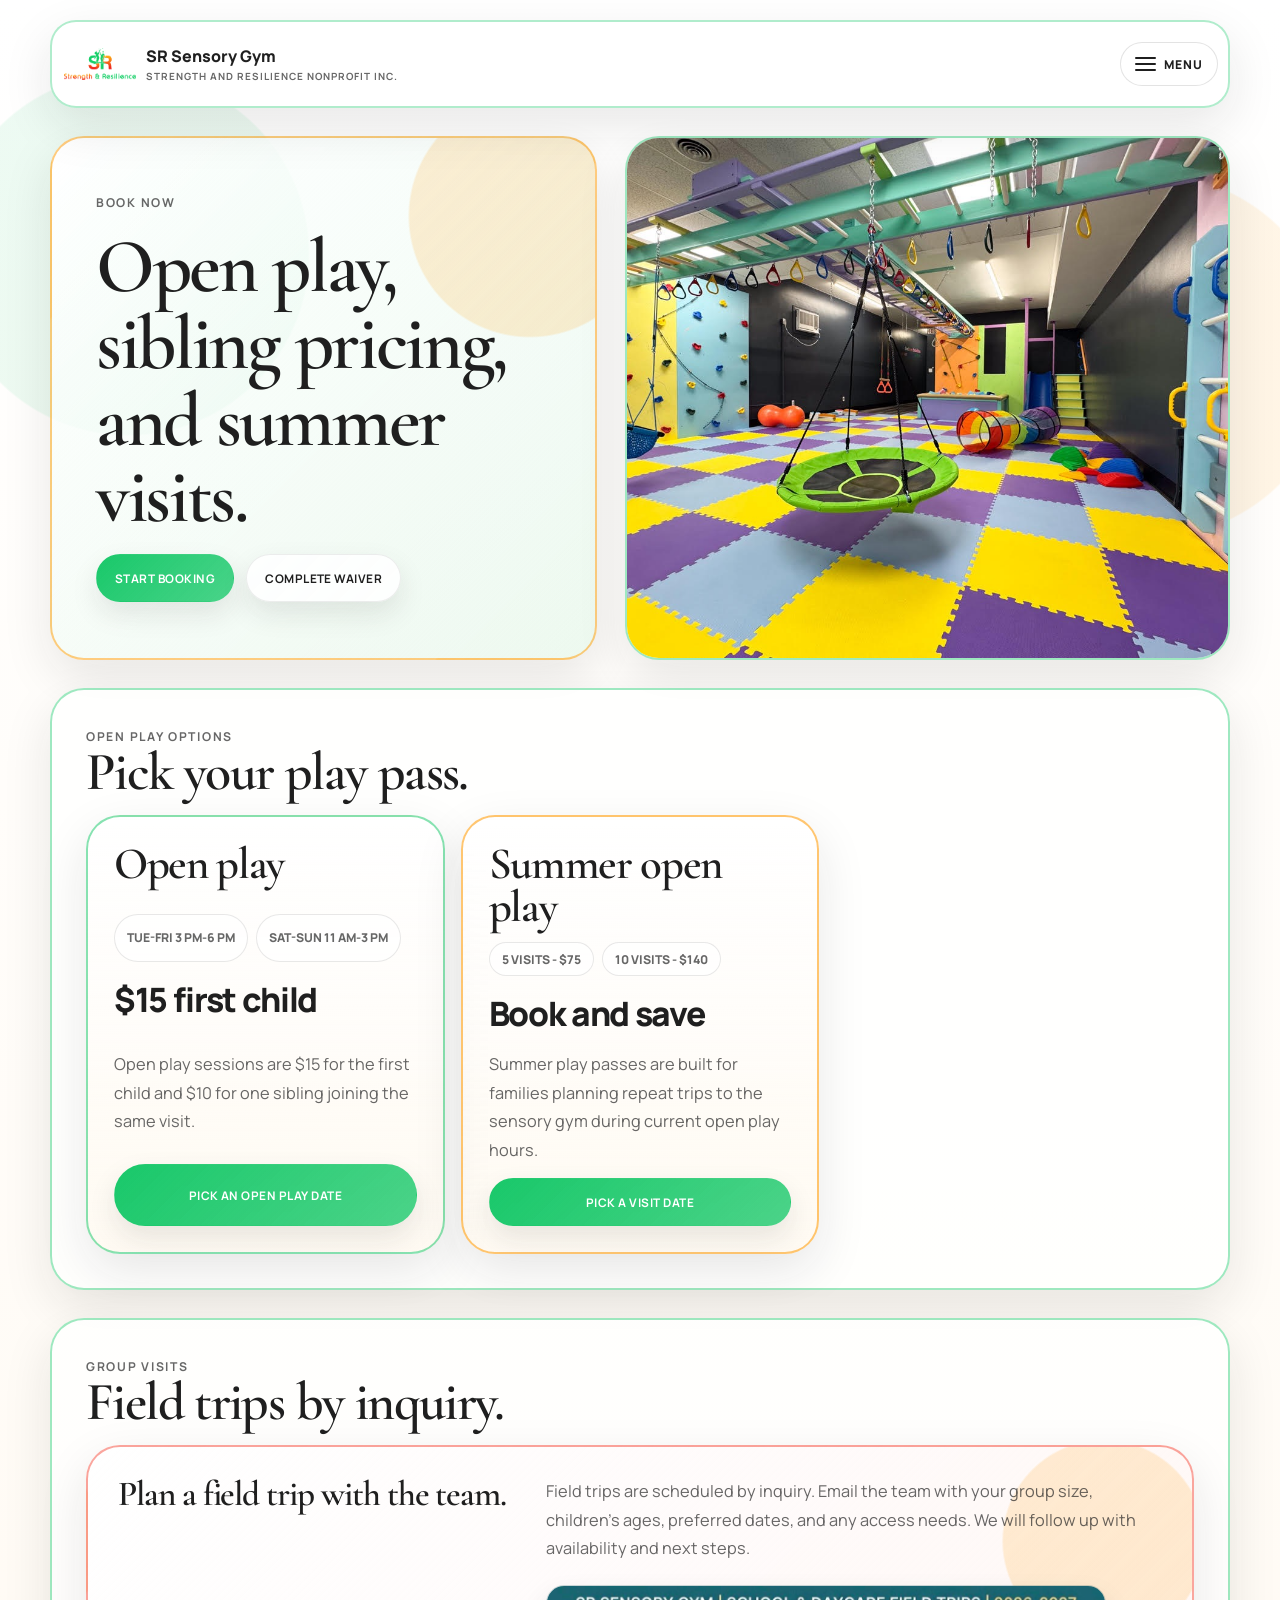
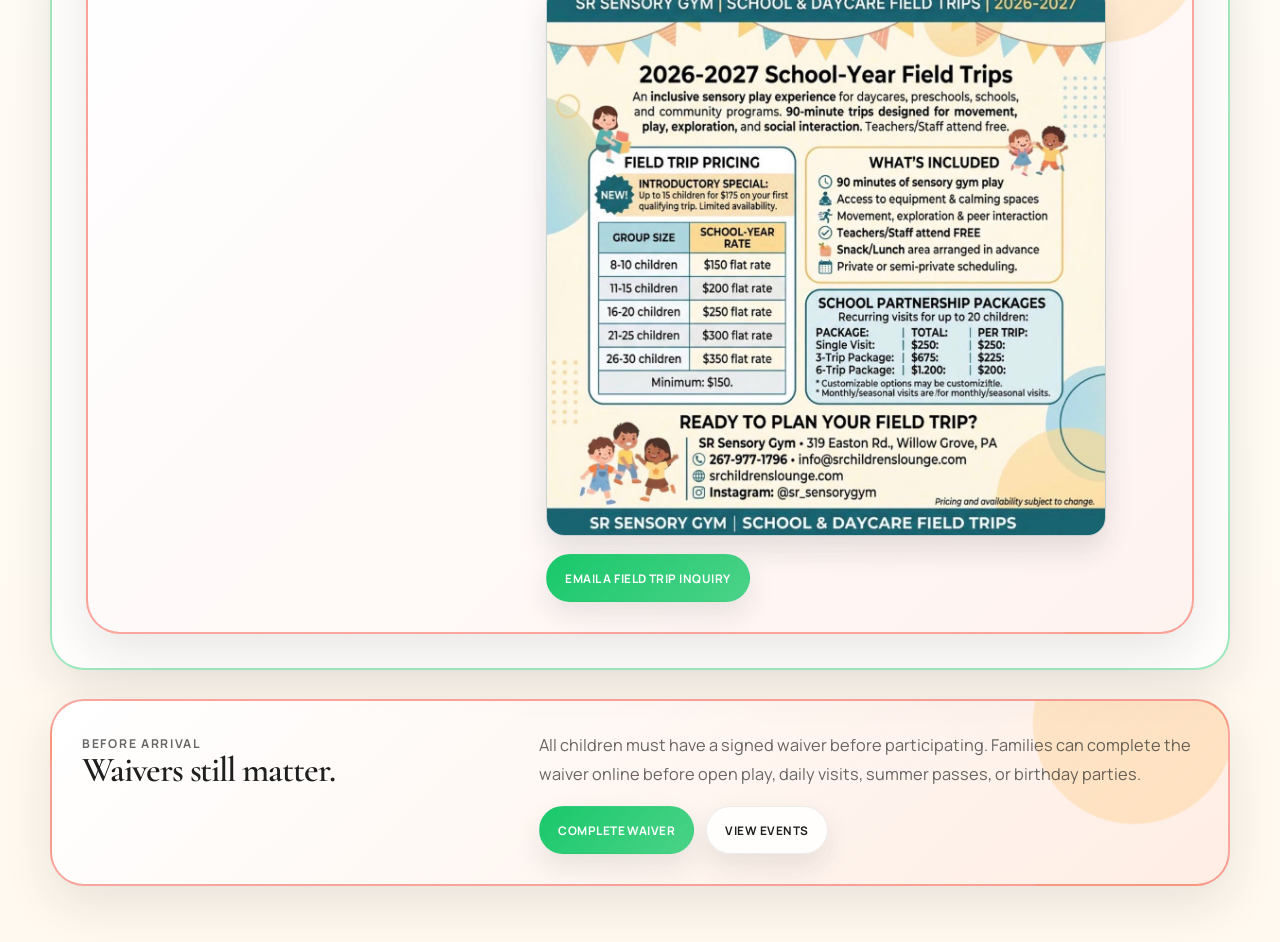
<file: strength-resilience-book-now.html>
<!DOCTYPE html>
<html lang="en">
<head>
  <meta charset="UTF-8" />
  <meta name="viewport" content="width=device-width, initial-scale=1.0" />
  <title>Book Now | SR Sensory Gym</title>
  <meta name="description" content="Book open play at SR Sensory Gym, or inquire about field trips and other scheduled visits in Willow Grove, PA." />
  <style>
    @import url('https://fonts.googleapis.com/css2?family=Cormorant+Garamond:wght@500;600;700&family=Manrope:wght@400;500;600;700;800&display=swap');

    :root {
      --forest: #19c86a;
      --sun: #ffa41b;
      --poppy: #f53d2d;
      --cream: #ffffff;
      --warm-white: #ffffff;
      --ink: #1f1f1f;
      --muted: rgba(31, 31, 31, .68);
      --line: rgba(31, 31, 31, .16);
      --shadow: 0 18px 50px rgba(31, 31, 31, .1);
      --radius-xl: 34px;
      --radius-lg: 24px;
    }

    * { box-sizing: border-box; }
    html { scroll-behavior: smooth; }
    body {
      margin: 0;
      font-family: Manrope, ui-sans-serif, system-ui, -apple-system, BlinkMacSystemFont, "Segoe UI", sans-serif;
      color: var(--ink);
      background:
        radial-gradient(circle at 10% 10%, rgba(25,200,106,.08) 0 180px, transparent 182px),
        radial-gradient(circle at 90% 14%, rgba(255,164,27,.1) 0 180px, transparent 182px),
        linear-gradient(180deg, #ffffff 0%, rgba(255,164,27,.07) 100%);
    }

    a { color: inherit; text-decoration: none; }
    img { display: block; max-width: 100%; }
    h1, h2, h3, p { margin: 0; }

    h1, h2, h3 {
      font-family: "Cormorant Garamond", Georgia, serif;
      line-height: .95;
      letter-spacing: -.03em;
      font-weight: 600;
    }

    .page {
      width: min(1180px, calc(100% - 32px));
      margin: 0 auto;
      padding: 20px 0 56px;
    }

    .site-header {
      display: grid;
      justify-items: center;
      align-items: center;
      gap: 10px;
      padding: 14px 18px 16px;
      border: 2px solid rgba(25, 200, 106, .34);
      border-radius: 32px;
      background: rgba(255, 255, 255, .92);
      backdrop-filter: blur(10px);
      box-shadow: var(--shadow);
      position: sticky;
      top: 16px;
      z-index: 10;
    }

    .brand {
      display: flex;
      flex-direction: column;
      align-items: center;
      gap: 6px;
      min-width: 0;
      text-align: center;
    }

    .brand img {
      width: 82px;
      height: 82px;
      object-fit: contain;
    }

    .brand strong {
      display: block;
      font-size: 1.12rem;
      font-weight: 800;
    }

    .brand span,
    .eyebrow,
    .info-label,
    .form-field label {
      color: var(--muted);
      font-size: .76rem;
      font-weight: 700;
      letter-spacing: .14em;
      text-transform: uppercase;
    }

    .brand span { display: block; margin-top: 5px; }

    .nav-links {
      display: flex;
      flex-wrap: wrap;
      justify-content: center;
      gap: 8px;
      width: 100%;
      padding-top: 12px;
      border-top: 1px solid rgba(31,31,31,.09);
    }

    .nav-links a,
    .button {
      display: inline-flex;
      align-items: center;
      justify-content: center;
      min-height: 40px;
      padding: 0 12px;
      border-radius: 999px;
      font-size: .74rem;
      font-weight: 700;
      letter-spacing: .04em;
      text-transform: uppercase;
    }

    .nav-links a {
      background: rgba(255,255,255,.9);
      border: 1px solid rgba(31,31,31,.08);
    }

    .nav-links a[aria-current="page"] {
      color: #ffffff;
      border-color: transparent;
      background: linear-gradient(135deg, var(--forest), rgba(25,200,106,.78));
    }

    .hero {
      display: grid;
      grid-template-columns: minmax(0, .95fr) minmax(0, 1.05fr);
      gap: 28px;
      margin-top: 28px;
      align-items: stretch;
    }

    .panel,
    .section,
    .pass-card,
    .booking-form,
    .note-band {
      border: 2px solid var(--line);
      border-radius: var(--radius-xl);
      background: var(--warm-white);
      box-shadow: var(--shadow);
    }

    .hero-copy {
      display: grid;
      align-content: center;
      gap: 18px;
      padding: clamp(28px, 4vw, 44px);
      border-color: rgba(255, 164, 27, .56);
      background:
        radial-gradient(circle at 88% 15%, rgba(255,164,27,.18) 0 120px, transparent 122px),
        linear-gradient(135deg, #ffffff, rgba(25,200,106,.08));
    }

    .hero h1 {
      font-size: clamp(3.8rem, 9vw, 8rem);
    }

    .hero p,
    .section-head p,
    .pass-card p,
    .note-band p {
      color: var(--muted);
      font-size: 1.02rem;
      line-height: 1.75;
    }

    .hero-photo {
      overflow: hidden;
      min-height: 520px;
      border-color: rgba(25, 200, 106, .42);
    }

    .hero-photo img {
      width: 100%;
      height: 100%;
      min-height: 520px;
      object-fit: cover;
    }

    .hero-actions {
      display: flex;
      flex-wrap: wrap;
      gap: 12px;
    }

    .button {
      min-height: 48px;
      padding: 0 18px;
      border: 1px solid transparent;
      box-shadow: 0 12px 28px rgba(31,31,31,.1);
      cursor: pointer;
    }

    .button.primary {
      color: #ffffff;
      background: linear-gradient(135deg, var(--forest), rgba(25,200,106,.78));
    }

    .button.secondary {
      color: var(--ink);
      background: rgba(255,255,255,.86);
      border-color: rgba(31,31,31,.08);
    }

    section {
      margin-top: 28px;
      scroll-margin-top: 132px;
    }

    .section,
    .booking-form {
      padding: clamp(24px, 3.2vw, 34px);
    }

    .section {
      border-color: rgba(25, 200, 106, .42);
      background: rgba(255,255,255,.78);
    }

    .section-head {
      display: flex;
      justify-content: space-between;
      align-items: end;
      gap: 20px;
      margin-bottom: 18px;
    }

    .section-head h2,
    .booking-form h2 {
      font-size: clamp(2.3rem, 4.2vw, 4rem);
    }

    .section-head p {
      max-width: 520px;
    }

    .pass-grid {
      display: grid;
      grid-template-columns: repeat(3, minmax(0, 1fr));
      gap: 16px;
    }

    .pass-card {
      display: grid;
      gap: 14px;
      padding: 26px;
      border-color: rgba(31,31,31,.1);
      background: linear-gradient(180deg, #ffffff, rgba(255,164,27,.05));
    }

    .pass-card:nth-child(1) { border-color: rgba(25,200,106,.52); }
    .pass-card:nth-child(2) { border-color: rgba(255,164,27,.62); }
    .pass-card:nth-child(3) { border-color: rgba(245,61,45,.52); }

    .pass-card h3 {
      font-size: 2.8rem;
    }

    .price {
      font-size: 2.1rem;
      font-weight: 900;
      letter-spacing: -.04em;
    }

    .service-meta {
      display: flex;
      flex-wrap: wrap;
      gap: 8px;
    }

    .pill {
      display: inline-flex;
      align-items: center;
      min-height: 34px;
      padding: 0 12px;
      border: 1px solid rgba(31,31,31,.1);
      border-radius: 999px;
      background: rgba(255,255,255,.75);
      color: var(--muted);
      font-size: .76rem;
      font-weight: 800;
      text-transform: uppercase;
    }

    .booking-form {
      border-color: rgba(255, 164, 27, .56);
      background:
        radial-gradient(circle at 92% 10%, rgba(25,200,106,.12) 0 110px, transparent 112px),
        linear-gradient(180deg, #ffffff, rgba(255,164,27,.05));
    }

    .form-grid {
      display: grid;
      grid-template-columns: repeat(2, minmax(0, 1fr));
      gap: 14px;
      margin-top: 20px;
    }

    .form-field {
      display: grid;
      gap: 7px;
    }

    .form-field.full {
      grid-column: 1 / -1;
    }

    .form-field input,
    .form-field textarea,
    .form-field select {
      width: 100%;
      border: 1px solid rgba(31,31,31,.18);
      border-radius: 14px;
      padding: 13px 14px;
      color: var(--ink);
      background: rgba(255,255,255,.86);
      font: inherit;
    }

    .form-field textarea {
      min-height: 104px;
      resize: vertical;
    }

    .form-status {
      grid-column: 1 / -1;
      min-height: 24px;
      color: var(--muted);
      font-weight: 800;
      line-height: 1.5;
    }

    .form-status[data-tone="success"] { color: #147943; }
    .form-status[data-tone="error"] { color: var(--poppy); }

    .note-band {
      display: grid;
      grid-template-columns: .8fr 1.2fr;
      gap: 18px;
      padding: 30px;
      border-color: rgba(245,61,45,.46);
      background:
        radial-gradient(circle at 92% 12%, rgba(255,164,27,.18) 0 100px, transparent 102px),
        linear-gradient(135deg, #ffffff, rgba(245,61,45,.06));
    }

    .note-band h3 {
      margin-bottom: 16px;
      font-size: 2.2rem;
    }

    .field-trip-flyer {
      display: block;
      width: 100%;
      max-width: 560px;
      margin: 22px 0 0;
      border: 1px solid rgba(25, 92, 98, .24);
      border-radius: 18px;
      box-shadow: 0 14px 28px rgba(31,31,31,.12);
    }

    @media (max-width: 980px) {
      .hero,
      .pass-grid,
      .note-band {
        grid-template-columns: 1fr;
      }

      .hero-photo img {
        min-height: 420px;
      }
    }

    @media (max-width: 760px) {
      section {
        scroll-margin-top: 220px;
      }

      .site-header {
        padding: 16px 12px;
        border-radius: 26px;
      }

      .brand {
        width: 100%;
      }

      .brand img {
        width: 74px;
        height: 74px;
      }

      .nav-links {
        justify-content: flex-start;
        align-items: center;
        flex-wrap: nowrap;
        overflow-x: auto;
        padding: 12px 2px 5px;
        -webkit-overflow-scrolling: touch;
        scrollbar-width: none;
      }

      .nav-links::-webkit-scrollbar {
        display: none;
      }

      .nav-links a {
        flex: 0 0 auto;
      }

      .hero-actions,
      .form-grid {
        display: grid;
        grid-template-columns: 1fr;
      }

      .form-field.full,
      .form-status {
        grid-column: auto;
      }
    }
  </style>
  <link rel="stylesheet" href="assets/strength-resilience/flow.css" />
  <link rel="stylesheet" href="assets/strength-resilience/layout-fit.css" />
</head>
<body>
  <div class="page">
    <header class="site-header">
      <a class="brand" href="index.html#home">
        <img src="assets/strength-resilience-logo.png" alt="Strength &amp; Resilience Children Lounge logo" />
        <div>
          <strong>SR Sensory Gym</strong>
          <span>Strength and Resilience Nonprofit Inc.</span>
        </div>
      </a>

      <button class="nav-toggle" type="button" aria-expanded="false" aria-controls="site-nav" aria-label="Open menu">
        <span class="nav-toggle-icon" aria-hidden="true"><span></span><span></span><span></span></span>
        <span class="nav-toggle-text">Menu</span>
      </button>

      <nav class="nav-links" id="site-nav" aria-label="Primary">
        <a href="index.html#home">Home</a>
        <a href="strength-resilience-book-now.html" aria-current="page">Book Now</a>
        <a href="strength-resilience-book-a-party.html">Book a Party</a>
        <a href="strength-resilience-services.html">Services</a>
        <a href="strength-resilience-memberships.html">Memberships</a>
        <a href="strength-resilience-events.html">Events</a>
        <a href="strength-resilience-waiver.html">Waiver</a>
        <a href="strength-resilience-shop.html">Shop</a>
        <a href="https://app.squareup.com/gift/MLZ7ERDANNXQT/order" target="_blank" rel="noopener noreferrer">Gift Card</a>
        <a href="index.html#about">About Us</a>
        <a href="strength-resilience-faq.html">FAQ's</a>
      </nav>
    </header>

    <main>
      <section class="hero" id="home">
        <article class="panel hero-copy">
          <span class="eyebrow">Book now</span>
          <h1>Open play, sibling pricing, and summer visits.</h1>
          <div class="hero-actions">
            <a class="button primary" href="#book-request">Start booking</a>
            <a class="button secondary" href="strength-resilience-waiver.html">Complete waiver</a>
          </div>
        </article>

        <article class="panel hero-photo">
          <img src="assets/strength-resilience/sr-gym-main.jpeg" alt="SR Sensory Gym open play room with swings and colorful padded floor tiles" />
        </article>
      </section>

      <section class="section" id="passes">
        <div class="section-head">
          <div>
            <span class="eyebrow">Open play options</span>
            <h2>Pick your play pass.</h2>
          </div>
        </div>

        <div class="pass-grid">
          <article class="pass-card">
            <h3>Open play</h3>
            <div class="service-meta">
              <span class="pill">Tue-Fri 3 PM-6 PM</span>
              <span class="pill">Sat-Sun 11 AM-3 PM</span>
            </div>
            <div class="price">$15 first child</div>
            <p>Open play sessions are $15 for the first child and $10 for one sibling joining the same visit.</p>
            <a class="button primary" href="https://square.link/u/I65p2cmq" target="_blank" rel="noopener noreferrer">Pick an open play date</a>
          </article>

          <article class="pass-card">
            <h3>Summer open play</h3>
            <div class="service-meta">
              <span class="pill">5 visits - $75</span>
              <span class="pill">10 visits - $140</span>
            </div>
            <div class="price">Book and save</div>
            <p>Summer play passes are built for families planning repeat trips to the sensory gym during current open play hours.</p>
            <a class="button primary" href="https://square.link/u/I65p2cmq" target="_blank" rel="noopener noreferrer">Pick a visit date</a>
          </article>
        </div>
      </section>

      <section class="section" id="field-trips">
        <div class="section-head">
          <div>
            <span class="eyebrow">Group visits</span>
            <h2>Field trips by inquiry.</h2>
          </div>
        </div>

        <div class="note-band">
          <div>
            <h3>Plan a field trip with the team.</h3>
          </div>
          <div>
            <p>Field trips are scheduled by inquiry. Email the team with your group size, children's ages, preferred dates, and any access needs. We will follow up with availability and next steps.</p>
            <img class="field-trip-flyer" src="assets/strength-resilience/sr-field-trips-2026-2027.jpg" alt="SR Sensory Gym 2026-2027 school and daycare field trip flyer with pricing and included activities" />
            <div class="hero-actions" style="margin-top: 18px;">
              <a class="button primary" href="mailto:Info@srchildrenslounge.com?subject=Field%20Trip%20Inquiry">Email a field trip inquiry</a>
            </div>
          </div>
        </div>
      </section>

      <section class="note-band">
        <div>
          <span class="eyebrow">Before arrival</span>
          <h3>Waivers still matter.</h3>
        </div>
        <div>
          <p>
            All children must have a signed waiver before participating. Families can complete the waiver online before open play, daily visits, summer passes, or birthday parties.
          </p>
          <div class="hero-actions" style="margin-top: 18px;">
            <a class="button primary" href="strength-resilience-waiver.html">Complete waiver</a>
            <a class="button secondary" href="strength-resilience-events.html">View events</a>
          </div>
        </div>
      </section>
    </main>
  </div>
  <script src="assets/strength-resilience/flow.js"></script>
  <script src="assets/strength-resilience/nav.js"></script>
</body>
</html>
</file>
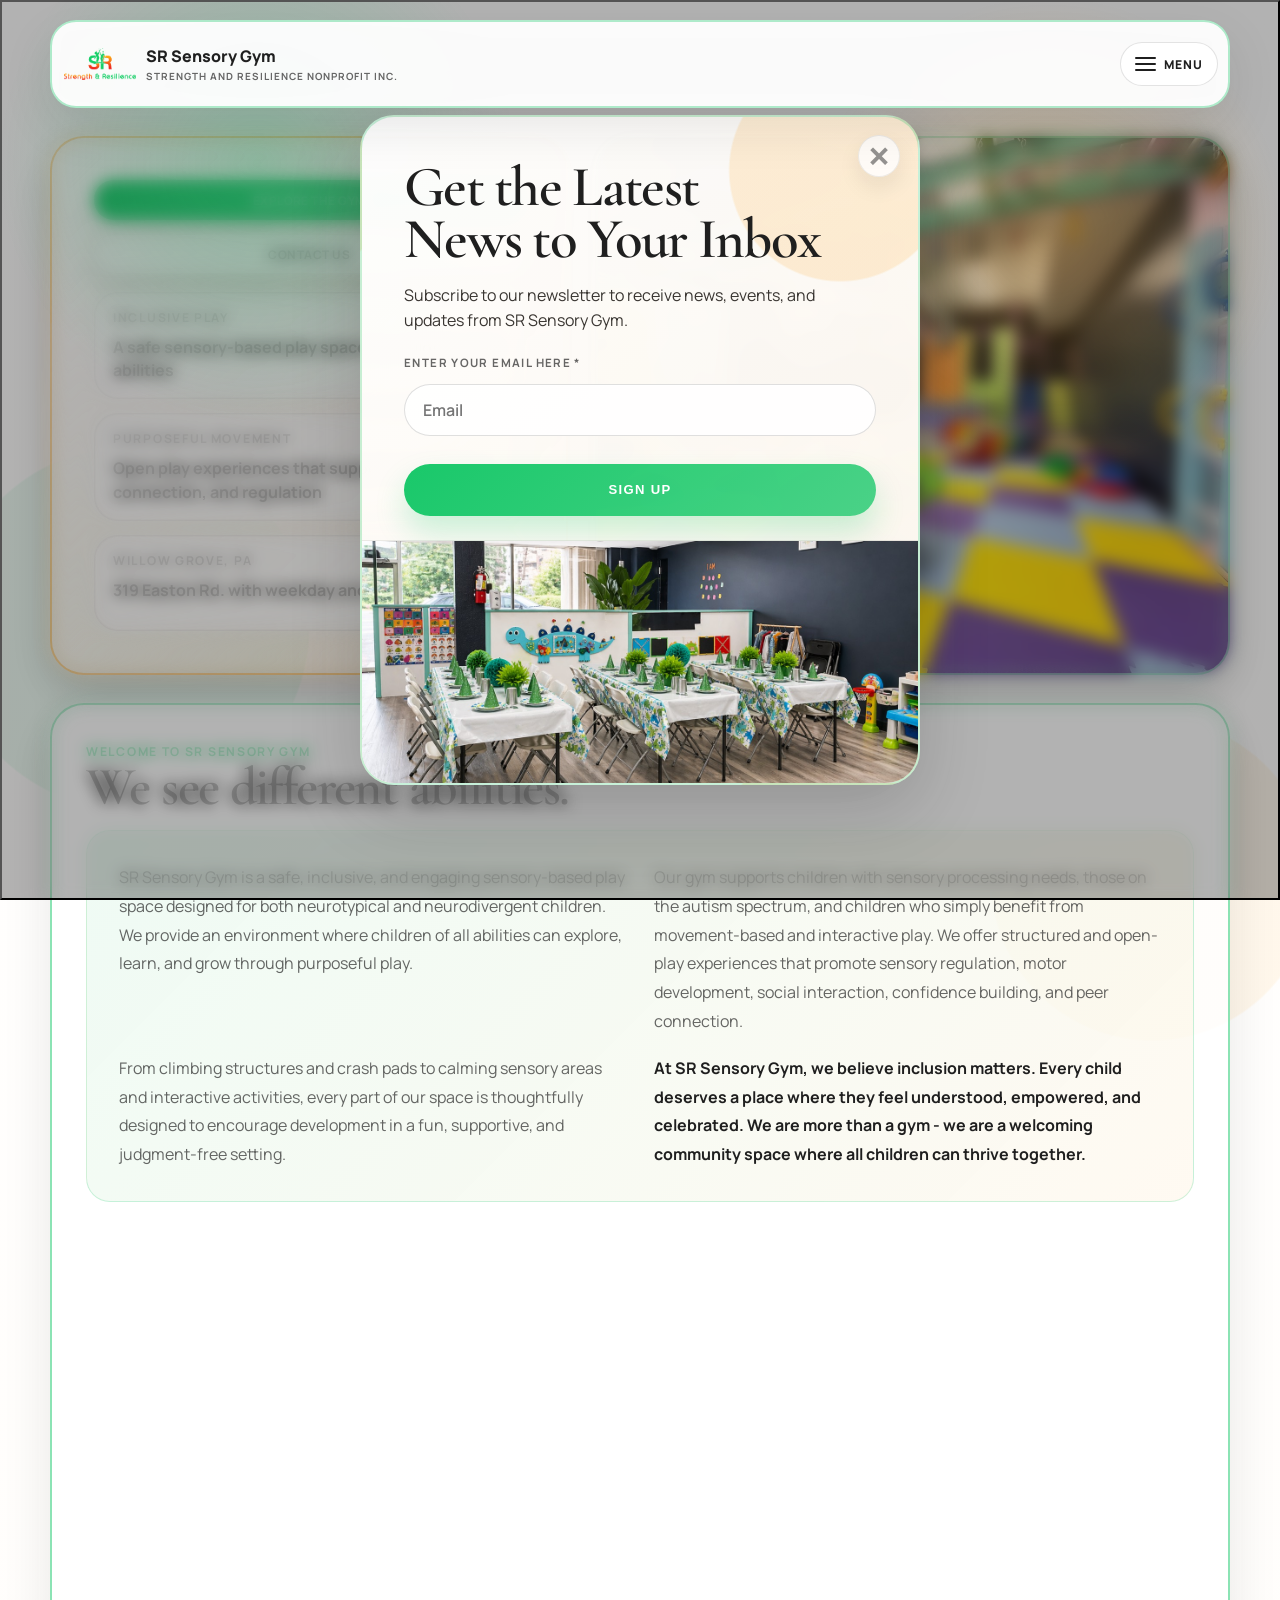
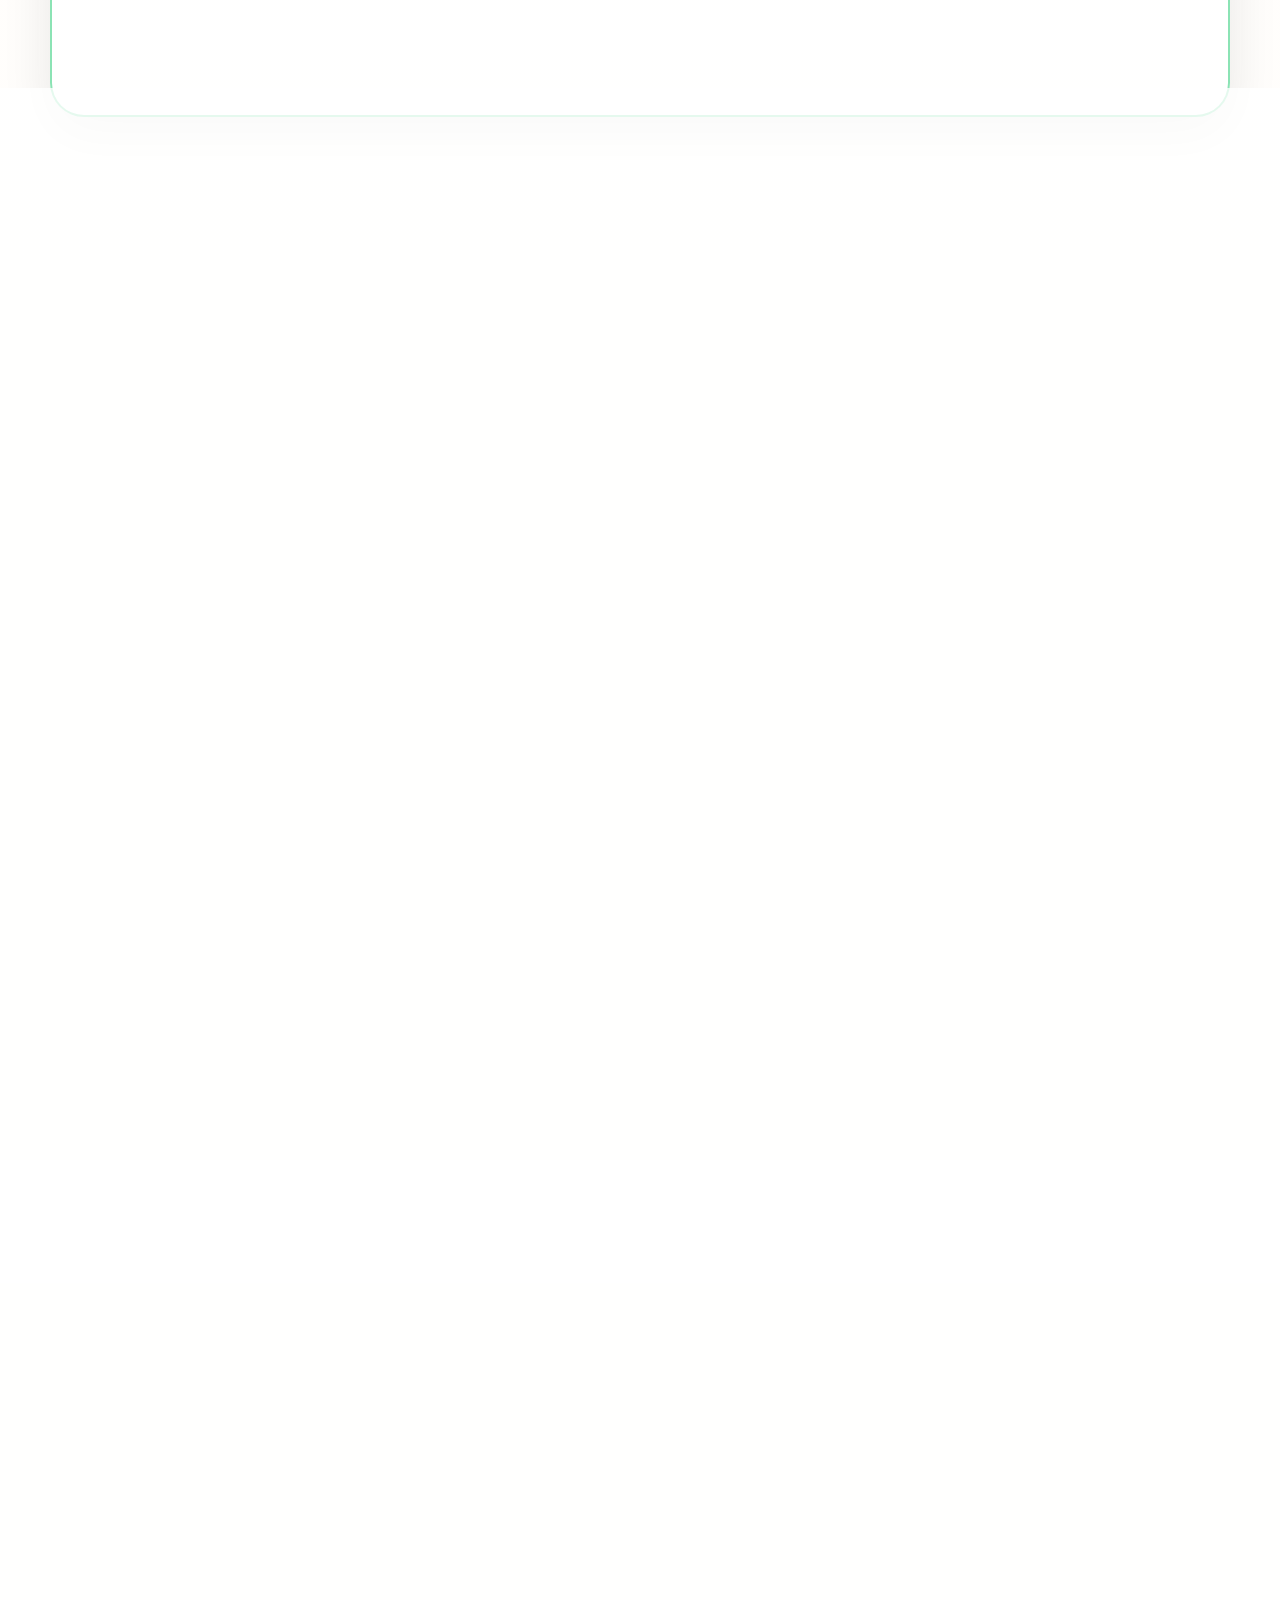
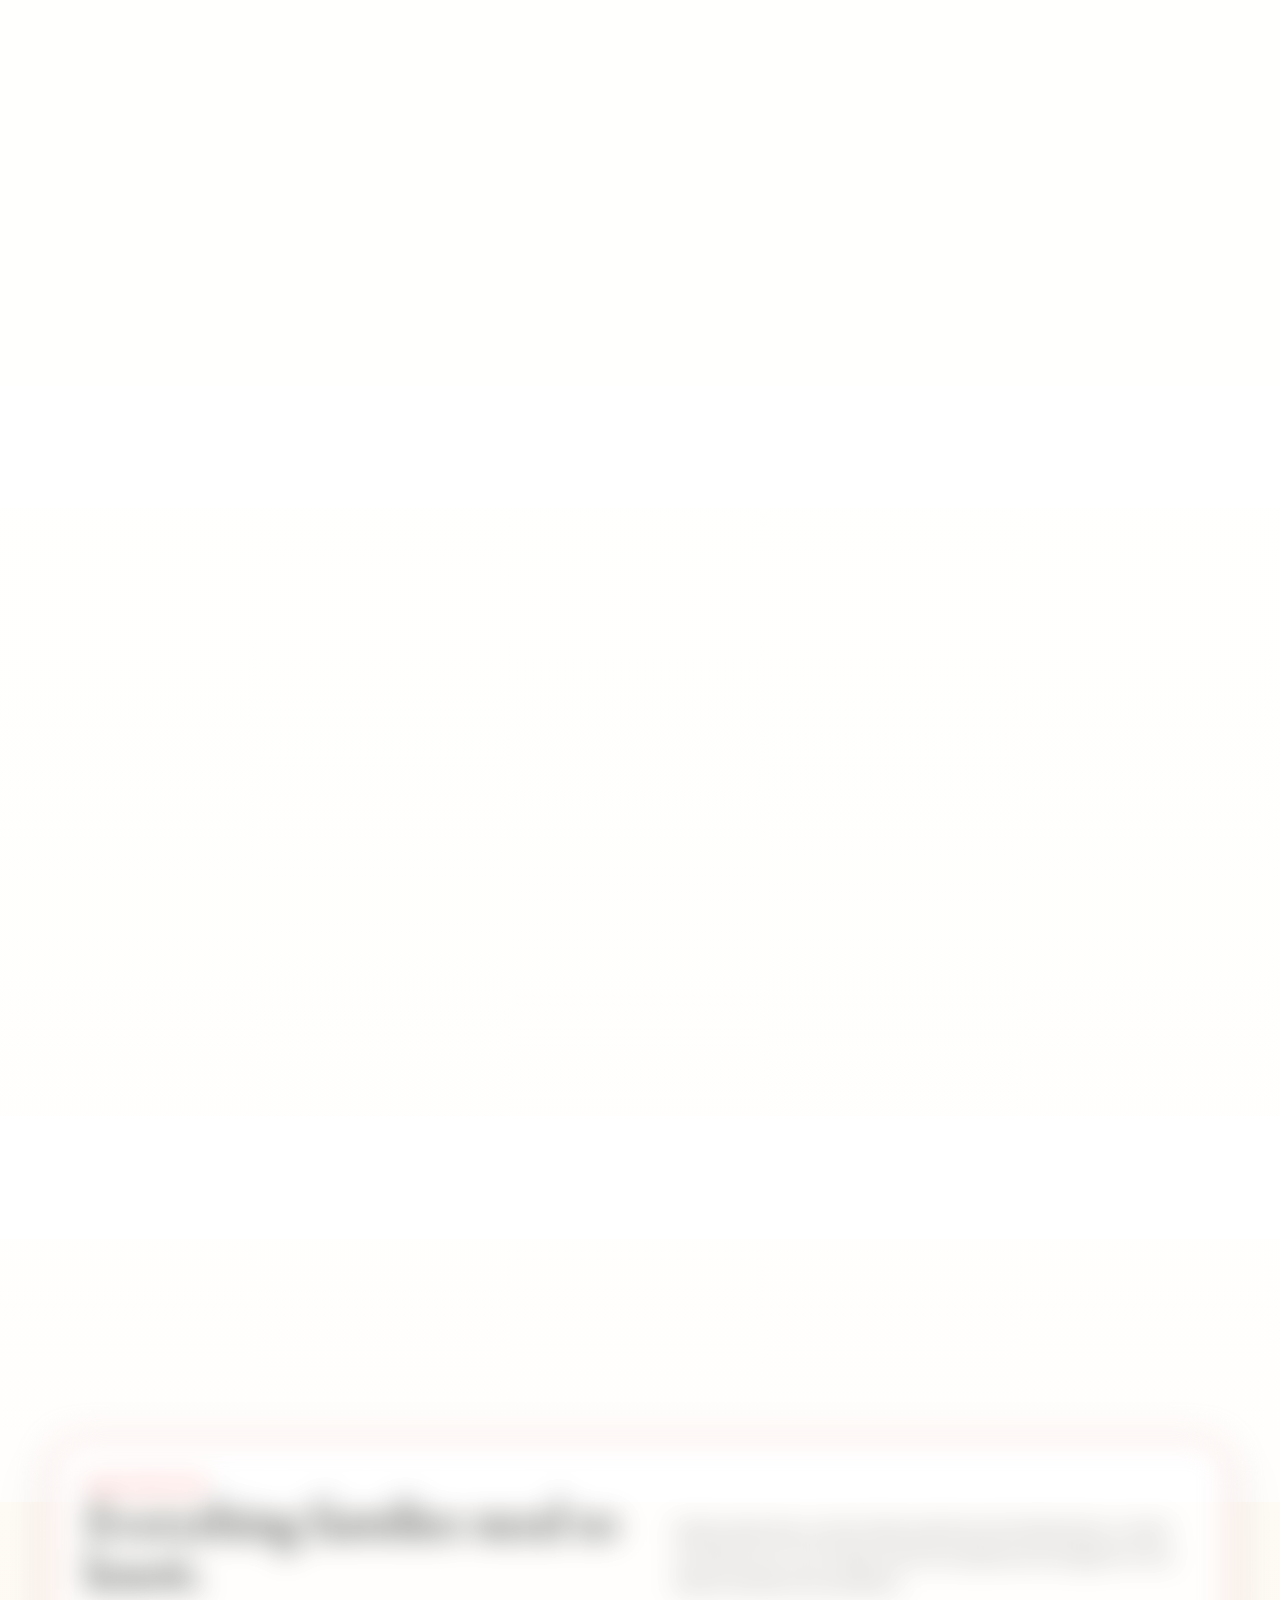
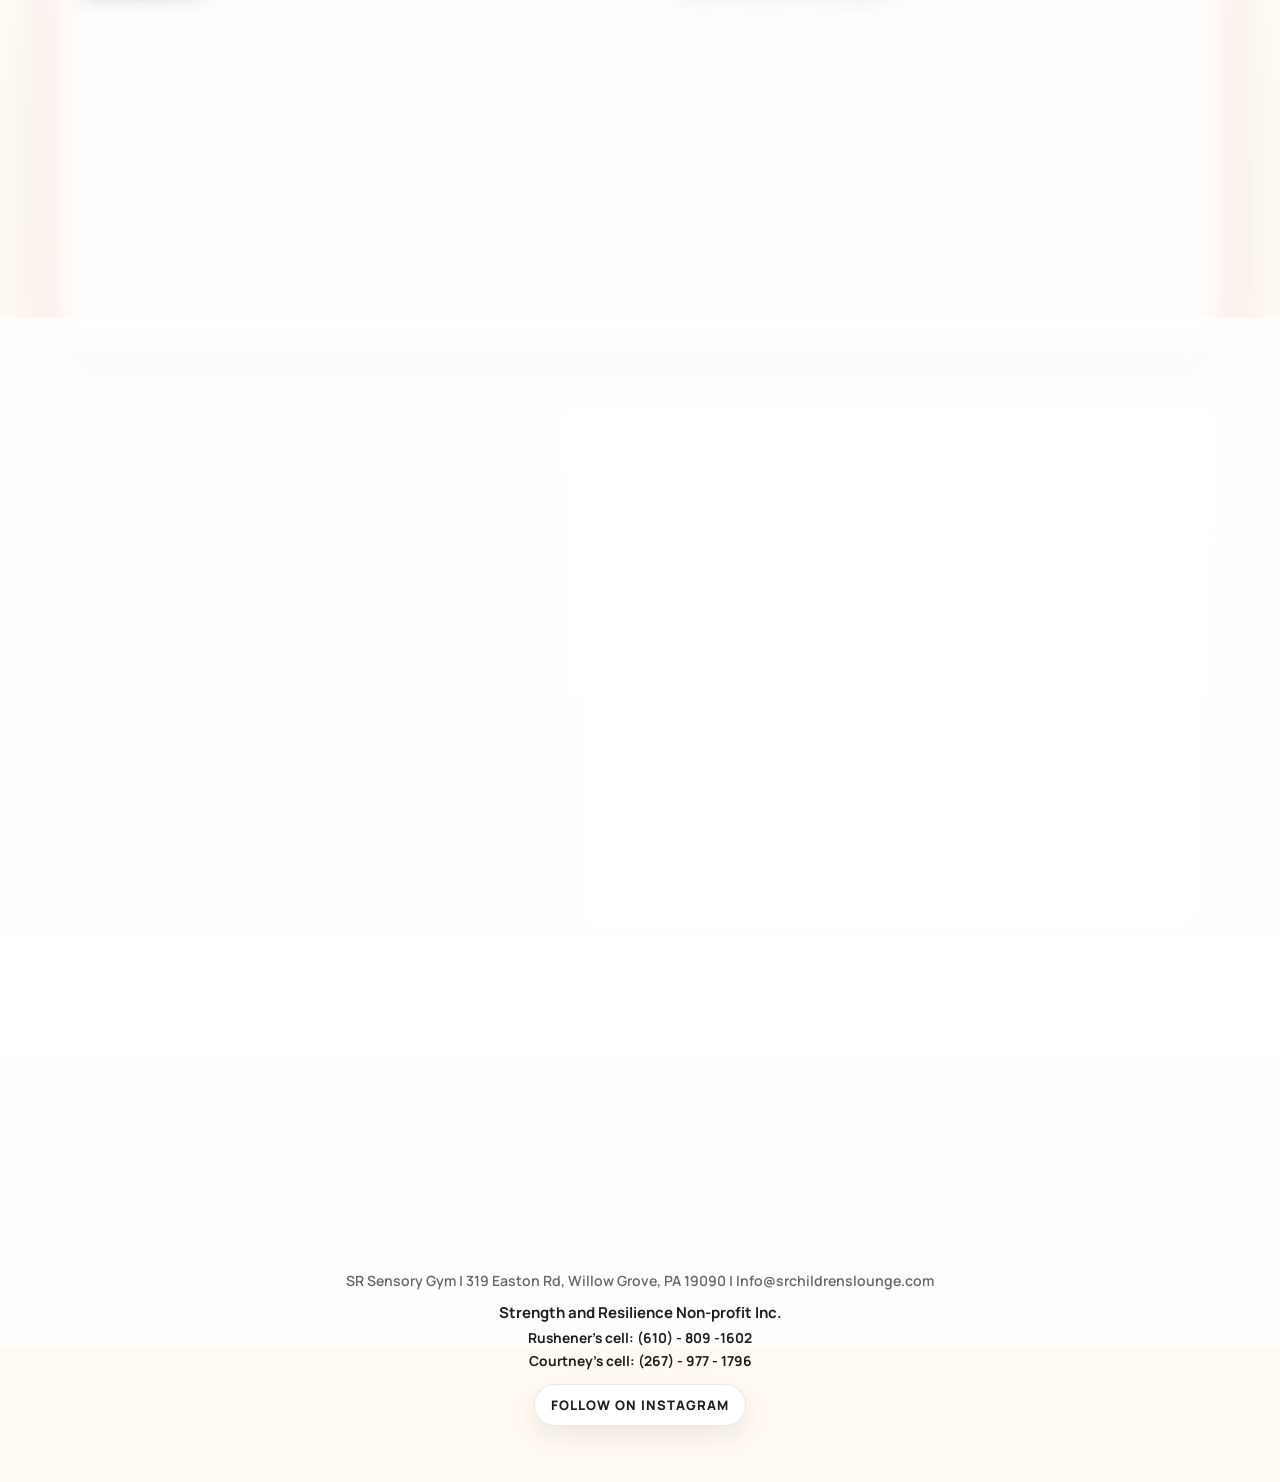
<file: strength-resilience-children-lounge.html>
<!DOCTYPE html>
<html lang="en">
<head>
  <meta charset="UTF-8" />
  <meta name="viewport" content="width=device-width, initial-scale=1.0" />
  <title>SR Sensory Gym | Strength and Resilience Nonprofit Inc.</title>
  <meta name="description" content="SR Sensory Gym is an inclusive sensory-based play space for neurotypical and neurodivergent children in Willow Grove, PA." />
  <style>
    @import url('https://fonts.googleapis.com/css2?family=Cormorant+Garamond:wght@500;600;700&family=Manrope:wght@400;500;600;700;800&display=swap');

    :root {
      --forest: #19c86a;
      --sun: #ffa41b;
      --tangerine: #ffa41b;
      --poppy: #f53d2d;
      --cream: #ffffff;
      --warm-white: #ffffff;
      --sage: rgba(25, 200, 106, .1);
      --sand: rgba(255, 164, 27, .12);
      --ink: #1f1f1f;
      --muted: rgba(31, 31, 31, .68);
      --line: rgba(31, 31, 31, .16);
      --shadow: 0 18px 50px rgba(31, 31, 31, .1);
      --radius-xl: 34px;
      --radius-lg: 24px;
    }

    * { box-sizing: border-box; }
    html { scroll-behavior: smooth; }
    body {
      margin: 0;
      font-family: Manrope, ui-sans-serif, system-ui, -apple-system, BlinkMacSystemFont, "Segoe UI", sans-serif;
      color: var(--ink);
      background:
        radial-gradient(circle at 10% 10%, rgba(25,200,106,.08) 0 180px, transparent 182px),
        radial-gradient(circle at 90% 14%, rgba(255,164,27,.08) 0 160px, transparent 162px),
        linear-gradient(180deg, #ffffff 0%, rgba(255,164,27,.06) 100%);
    }

    a { color: inherit; text-decoration: none; }
    img { display: block; max-width: 100%; }
    h1, h2, h3, p { margin: 0; }

    h1, h2, h3 {
      font-family: "Cormorant Garamond", Georgia, serif;
      line-height: .95;
      letter-spacing: -.03em;
      font-weight: 600;
    }

    .page {
      width: min(1180px, calc(100% - 32px));
      margin: 0 auto;
      padding: 20px 0 56px;
    }

    .site-header {
      display: grid;
      justify-items: center;
      align-items: center;
      gap: 10px;
      padding: 14px 18px 16px;
      border: 2px solid rgba(25, 200, 106, .34);
      border-radius: 32px;
      background: rgba(255, 255, 255, 0.92);
      backdrop-filter: blur(10px);
      box-shadow: var(--shadow);
      position: sticky;
      top: 16px;
      z-index: 10;
    }

    .brand {
      display: flex;
      flex-direction: column;
      align-items: center;
      gap: 6px;
      min-width: 0;
      text-align: center;
    }

    .brand img {
      width: 82px;
      height: 82px;
      object-fit: contain;
    }

    .brand strong {
      display: block;
      font-size: 1.12rem;
      font-weight: 800;
    }

    .brand span,
    .eyebrow,
    .info-label {
      color: var(--muted);
      font-size: .76rem;
      font-weight: 700;
      letter-spacing: .14em;
      text-transform: uppercase;
    }

    .brand span { display: block; margin-top: 5px; }

    .nav-links {
      display: flex;
      flex-wrap: wrap;
      justify-content: center;
      gap: 8px;
      width: 100%;
      padding-top: 12px;
      border-top: 1px solid rgba(31,31,31,.09);
    }

    .nav-links a,
    .button {
      display: inline-flex;
      align-items: center;
      justify-content: center;
      min-height: 40px;
      padding: 0 12px;
      border-radius: 999px;
      font-size: .74rem;
      font-weight: 700;
      letter-spacing: .04em;
      text-transform: uppercase;
    }

    .nav-links a {
      background: rgba(255,255,255,.9);
      border: 1px solid rgba(31,31,31,.08);
    }

    .hero {
      display: grid;
      grid-template-columns: minmax(0, .9fr) minmax(0, 1.1fr);
      gap: 28px;
      margin-top: 28px;
      align-items: stretch;
    }

    .panel,
    .highlight-card,
    .story-card,
    .visit-card,
    .cta-band,
    .logo-card {
      border: 2px solid var(--line);
      border-radius: var(--radius-xl);
      background: var(--warm-white);
      box-shadow: var(--shadow);
    }

    .hero-copy {
      padding: clamp(28px, 4vw, 42px);
      border-color: rgba(255, 164, 27, .56);
      background:
        radial-gradient(circle at 88% 15%, rgba(255,164,27,.18) 0 120px, transparent 122px),
        linear-gradient(135deg, var(--warm-white), rgba(255,164,27,.08));
    }

    .hero-actions,
    .hero-points,
    .highlights,
    .story-grid,
    .visit-grid {
      display: grid;
      gap: 14px;
    }

    .hero-actions {
      grid-template-columns: 1fr;
      margin-top: 0;
    }

    .button {
      border: 1px solid transparent;
      box-shadow: 0 12px 28px rgba(31,31,31,.1);
    }

    .button.primary {
      color: var(--warm-white);
      background: linear-gradient(135deg, var(--forest), rgba(25,200,106,.78));
    }

    .button.secondary {
      color: var(--ink);
      background: rgba(255,255,255,.82);
      border-color: rgba(31,31,31,.08);
    }

    .hero-points {
      grid-template-columns: 1fr;
      margin-top: 18px;
    }

    .info-pill {
      min-height: 96px;
      padding: 16px 18px;
      border: 1px solid rgba(31,31,31,.14);
      border-radius: var(--radius-lg);
      background: rgba(255,255,255,.72);
      box-shadow: inset 0 0 0 1px rgba(31,31,31,.06);
    }

    .info-label {
      display: block;
    }

    .info-pill strong {
      display: block;
      margin-top: 10px;
      font-size: 1rem;
      line-height: 1.45;
    }

    .logo-card {
      padding: 0;
      border: 0;
      border-radius: 0;
      background: transparent;
      box-shadow: none;
    }

    .logo-stage {
      min-height: 100%;
      padding: 0;
      display: grid;
      align-content: center;
      justify-items: center;
      background: transparent;
    }

    .logo-stage img {
      width: min(100%, 500px);
    }

    .hero-photo {
      min-height: 100%;
      overflow: hidden;
      border-color: rgba(25, 200, 106, .42);
      background: #ffffff;
    }

    .hero-photo img {
      width: 100%;
      height: 100%;
      min-height: 520px;
      object-fit: cover;
    }

    .photo-section {
      display: grid;
      gap: 18px;
    }

    .photo-grid {
      display: grid;
      grid-template-columns: 1.05fr .95fr;
      grid-auto-rows: 260px;
      gap: 16px;
    }

    .photo-card {
      position: relative;
      overflow: hidden;
      min-height: 0;
      border: 2px solid rgba(31,31,31,.1);
      border-radius: var(--radius-lg);
      background: #ffffff;
      box-shadow: 0 16px 34px rgba(31,31,31,.08);
    }

    .photo-card:first-child {
      grid-row: span 2;
    }

    .photo-card img {
      width: 100%;
      height: 100%;
      object-fit: cover;
    }

    .photo-card span {
      position: absolute;
      left: 14px;
      bottom: 14px;
      max-width: calc(100% - 28px);
      padding: 8px 12px;
      border-radius: 999px;
      color: var(--ink);
      background: rgba(255,255,255,.9);
      box-shadow: 0 10px 24px rgba(31,31,31,.12);
      font-size: .72rem;
      font-weight: 900;
      letter-spacing: .09em;
      text-transform: uppercase;
    }

    section {
      margin-top: 28px;
    }

    main > section:not(.hero) {
      scroll-margin-top: 132px;
      padding: clamp(24px, 3.2vw, 34px);
      border: 2px solid var(--line);
      border-radius: var(--radius-xl);
      background: rgba(255,255,255,.78);
      box-shadow: var(--shadow);
    }

    #about { border-color: rgba(25, 200, 106, .5); }
    #experience { border-color: rgba(255, 164, 27, .58); }
    #photos { border-color: rgba(25, 200, 106, .4); }
    #visit { border-color: rgba(245, 61, 45, .48); }

    #about .eyebrow { color: var(--forest); }
    #experience .eyebrow { color: var(--tangerine); }
    #photos .eyebrow { color: var(--forest); }
    #visit .eyebrow { color: var(--poppy); }

    .section-head {
      display: flex;
      justify-content: space-between;
      align-items: end;
      gap: 20px;
      margin-bottom: 18px;
    }

    .section-head h2 {
      font-size: clamp(2.3rem, 4.2vw, 4rem);
    }

    .section-head p {
      max-width: 520px;
      color: var(--muted);
      line-height: 1.7;
    }

    .about-copy {
      display: grid;
      grid-template-columns: repeat(2, minmax(0, 1fr));
      gap: 18px 28px;
      margin: 0 0 24px;
      padding: clamp(22px, 3vw, 32px);
      border: 1px solid rgba(25, 200, 106, .2);
      border-radius: 24px;
      background: linear-gradient(135deg, rgba(25, 200, 106, .07), rgba(255, 164, 27, .06));
    }

    .about-copy p {
      color: var(--muted);
      line-height: 1.8;
    }

    .about-copy p:last-child {
      color: var(--ink);
      font-weight: 700;
    }

    .highlights {
      grid-template-columns: repeat(3, minmax(0, 1fr));
    }

    .highlight-card {
      padding: 26px;
    }

    .highlight-card:nth-child(1) { border-color: rgba(25,200,106,.5); background: linear-gradient(180deg, var(--sage), rgba(25,200,106,.04)); }
    .highlight-card:nth-child(2) { border-color: rgba(255,164,27,.58); background: linear-gradient(180deg, var(--sand), rgba(255,164,27,.04)); }
    .highlight-card:nth-child(3) { border-color: rgba(245,61,45,.5); background: linear-gradient(180deg, rgba(245,61,45,.12), rgba(245,61,45,.04)); }

    .highlight-card h3,
    .story-card h3,
    .visit-card h3,
    .cta-band h3 {
      font-size: 2rem;
    }

    .highlight-card p,
    .story-card p,
    .visit-card p,
    .cta-band p {
      margin-top: 12px;
      color: var(--muted);
      line-height: 1.72;
    }

    .highlight-image {
      margin: 18px 0 0;
      overflow: hidden;
      border: 2px solid rgba(31,31,31,.08);
      border-radius: 22px;
      background: #ffffff;
      box-shadow: 0 14px 28px rgba(31,31,31,.08);
    }

    .highlight-image img {
      display: block;
      width: 100%;
      aspect-ratio: 4 / 3;
      object-fit: cover;
    }

    .story-grid {
      grid-template-columns: 1.04fr .96fr;
    }

    .story-card,
    .visit-card {
      padding: 30px;
    }

    .story-card.featured {
      border-color: rgba(25, 200, 106, .48);
      background:
        radial-gradient(circle at 82% 18%, rgba(25,200,106,.1) 0 120px, transparent 122px),
        linear-gradient(180deg, #ffffff, rgba(255,164,27,.06));
    }

    .story-list {
      display: grid;
      gap: 18px;
      margin-top: 20px;
    }

    .story-item {
      padding-top: 18px;
      border-top: 1px solid rgba(31,31,31,.08);
    }

    .story-item:first-child {
      padding-top: 0;
      border-top: 0;
    }

    .story-item strong {
      display: block;
      font-size: 1.05rem;
      font-weight: 800;
    }

    .story-item span {
      display: block;
      margin-top: 6px;
      color: var(--muted);
      line-height: 1.65;
    }

    .visit-grid {
      grid-template-columns: repeat(3, minmax(0, 1fr));
    }

    .visit-card {
      background: linear-gradient(180deg, rgba(255,255,255,.96), rgba(255,164,27,.06));
    }

    .visit-card:nth-child(1) { border-color: rgba(25,200,106,.52); }
    .visit-card:nth-child(2) { border-color: rgba(255,164,27,.6); }
    .visit-card:nth-child(3) { border-color: rgba(245,61,45,.52); }

    .visit-card ul {
      margin: 16px 0 0;
      padding-left: 18px;
      color: var(--muted);
      line-height: 1.85;
    }

    .cta-band {
      display: grid;
      grid-template-columns: .88fr 1.12fr;
      gap: 18px;
      padding: 30px;
      background:
        radial-gradient(circle at 88% 18%, rgba(255,255,255,.15) 0 110px, transparent 112px),
        linear-gradient(135deg, var(--tangerine), var(--poppy));
      border-color: rgba(245,61,45,.76);
      color: var(--ink);
    }

    .cta-band p {
      color: var(--ink);
      max-width: 560px;
    }

    .donor-band {
      display: grid;
      grid-template-columns: .92fr 1.08fr;
      gap: 18px;
      padding: 30px;
      border: 2px solid rgba(25,200,106,.46);
      border-radius: var(--radius-xl);
      background:
        radial-gradient(circle at 86% 16%, rgba(25,200,106,.15) 0 110px, transparent 112px),
        linear-gradient(135deg, #ffffff, rgba(255,164,27,.08));
      box-shadow: var(--shadow);
    }

    .donor-band h3 {
      font-size: 2.65rem;
    }

    .donor-band p {
      color: var(--muted);
      line-height: 1.75;
    }

    .donor-box {
      display: grid;
      align-content: center;
      gap: 14px;
      padding: 24px;
      border: 1px solid rgba(31,31,31,.1);
      border-radius: var(--radius-lg);
      background: rgba(255,255,255,.78);
    }

    .cta-box {
      padding: 22px;
      border-radius: 24px;
      background: rgba(255,255,255,.14);
      backdrop-filter: blur(6px);
    }

    .contact-form {
      display: grid;
      grid-template-columns: 1fr 1fr;
      gap: 12px;
    }

    .form-field {
      display: grid;
      gap: 6px;
    }

    .form-field.full {
      grid-column: 1 / -1;
    }

    .form-field label {
      font-size: .72rem;
      font-weight: 800;
      letter-spacing: .1em;
      text-transform: uppercase;
    }

    .form-field input,
    .form-field textarea {
      width: 100%;
      border: 1px solid rgba(31,31,31,.18);
      border-radius: 14px;
      padding: 13px 14px;
      color: var(--ink);
      background: rgba(255,255,255,.78);
      font: inherit;
    }

    .form-field textarea {
      min-height: 104px;
      resize: vertical;
    }

    .form-submit {
      grid-column: 1 / -1;
      border: 1px solid rgba(31,31,31,.18);
      background: var(--ink);
      color: var(--warm-white);
      cursor: pointer;
    }

    .form-status {
      grid-column: 1 / -1;
      min-height: 24px;
      color: var(--muted);
      font-weight: 800;
      line-height: 1.5;
    }

    .form-status[data-tone="success"] { color: #147943; }
    .form-status[data-tone="error"] { color: var(--poppy); }

    .footer-note {
      margin-top: 18px;
      text-align: center;
      color: var(--muted);
      font-size: .88rem;
      font-weight: 600;
    }

    .footer-links {
      display: flex;
      flex-wrap: wrap;
      justify-content: center;
      gap: 10px;
      margin-top: 12px;
    }

    .footer-link {
      display: inline-flex;
      align-items: center;
      min-height: 42px;
      padding: 0 16px;
      border: 1px solid rgba(31,31,31,.1);
      border-radius: 999px;
      color: var(--ink);
      background: var(--warm-white);
      box-shadow: 0 10px 24px rgba(31,31,31,.08);
      font-size: .82rem;
      font-weight: 800;
      letter-spacing: .08em;
      text-transform: uppercase;
    }

    .footer-contact {
      margin-top: 10px;
      text-align: center;
      color: var(--ink);
      font-size: .86rem;
      font-weight: 700;
      line-height: 1.7;
    }

    .footer-contact strong {
      display: block;
      font-size: .94rem;
    }

    .newsletter-popup[hidden] {
      display: none;
    }

    .newsletter-popup {
      position: fixed;
      top: 0;
      left: 0;
      width: 100vw;
      height: 100vh;
      z-index: 100;
      display: grid;
      place-items: center;
      padding: 18px;
      opacity: 0;
      visibility: hidden;
      transition: opacity .28s ease, visibility .28s ease;
    }

    .newsletter-popup.is-visible {
      opacity: 1;
      visibility: visible;
    }

    .newsletter-backdrop {
      position: absolute;
      inset: 0;
      background:
        radial-gradient(circle at 20% 18%, rgba(25, 200, 106, .24), transparent 260px),
        radial-gradient(circle at 82% 26%, rgba(255, 164, 27, .22), transparent 240px),
        rgba(31, 31, 31, .34);
      backdrop-filter: blur(8px);
    }

    .newsletter-card {
      position: relative;
      width: min(560px, 100%);
      max-height: calc(100vh - 36px);
      overflow-y: auto;
      border: 2px solid rgba(25, 200, 106, .24);
      border-radius: 34px;
      background:
        radial-gradient(circle at 86% 8%, rgba(255, 164, 27, .16) 0 110px, transparent 112px),
        linear-gradient(145deg, rgba(255,255,255,.98), rgba(255,248,238,.98));
      box-shadow: 0 24px 70px rgba(31, 31, 31, .2);
      transform: translateY(18px) scale(.98);
      transition: transform .32s ease;
    }

    .newsletter-popup.is-visible .newsletter-card {
      transform: translateY(0) scale(1);
    }

    .newsletter-close {
      position: absolute;
      top: 18px;
      right: 18px;
      z-index: 2;
      width: 42px;
      height: 42px;
      border: 1px solid rgba(31,31,31,.08);
      border-radius: 50%;
      color: rgba(31,31,31,.48);
      background: rgba(255,255,255,.82);
      cursor: pointer;
      font: 700 2.2rem/1 Arial, sans-serif;
      box-shadow: 0 10px 22px rgba(31,31,31,.08);
    }

    .newsletter-copy {
      padding: 44px 42px 24px;
    }

    .newsletter-copy h2 {
      max-width: 420px;
      font-size: clamp(2.35rem, 7vw, 3.55rem);
      line-height: .92;
    }

    .newsletter-copy > p {
      margin-top: 18px;
      color: #3a3632;
      font-size: 1rem;
      line-height: 1.55;
    }

    .newsletter-form {
      display: grid;
      gap: 14px;
      margin-top: 22px;
    }

    .newsletter-form label {
      color: var(--muted);
      font-size: .72rem;
      font-weight: 700;
      letter-spacing: .12em;
      text-transform: uppercase;
    }

    .newsletter-form input[type="email"] {
      width: 100%;
      border: 1px solid rgba(31,31,31,.14);
      border-radius: 999px;
      padding: 14px 18px;
      color: var(--ink);
      background: rgba(255,255,255,.88);
      font: 600 1rem Manrope, ui-sans-serif, system-ui, sans-serif;
      outline: none;
      box-shadow: inset 0 1px 0 rgba(255,255,255,.8);
    }

    .newsletter-form input[type="email"]:focus {
      border-color: var(--forest);
      box-shadow: 0 0 0 4px rgba(25, 200, 106, .12);
    }

    .newsletter-form .form-status {
      min-height: 0;
      margin: 0;
      font-size: .88rem;
    }

    .newsletter-submit {
      justify-self: stretch;
      min-height: 52px;
      border: 0;
      border-radius: 999px;
      color: var(--warm-white);
      background: linear-gradient(135deg, var(--forest), rgba(25,200,106,.78));
      cursor: pointer;
      font-size: .82rem;
      font-weight: 800;
      letter-spacing: .1em;
      text-transform: uppercase;
      box-shadow: 0 16px 30px rgba(25, 200, 106, .22);
    }

    .newsletter-image {
      width: 100%;
      aspect-ratio: 16 / 7;
      object-fit: cover;
      border-top: 1px solid rgba(31,31,31,.08);
    }

    @media (max-width: 980px) {
      .hero,
      .story-grid,
      .cta-band,
      .donor-band,
      .visit-grid,
      .highlights,
      .about-copy,
      .photo-grid {
        grid-template-columns: 1fr;
      }

      .hero-points {
        grid-template-columns: 1fr;
      }

      .hero-photo img {
        min-height: 420px;
      }

      .photo-card:first-child {
        grid-row: span 1;
      }
    }

    @media (max-width: 760px) {
      main > section:not(.hero) {
        scroll-margin-top: 330px;
      }

      .site-header {
        padding: 16px 12px;
        border-radius: 26px;
      }

      .brand {
        width: 100%;
      }

      .brand img {
        width: 74px;
        height: 74px;
      }

      .nav-links {
        justify-content: flex-start;
        align-items: center;
        flex-wrap: nowrap;
        overflow-x: auto;
        padding: 12px 2px 5px;
        -webkit-overflow-scrolling: touch;
        scrollbar-width: none;
      }

      .nav-links::-webkit-scrollbar {
        display: none;
      }

      .nav-links a {
        flex: 0 0 auto;
      }

      .hero-actions {
        grid-template-columns: 1fr;
      }

      .contact-form {
        grid-template-columns: 1fr;
      }

      .form-field.full,
      .form-submit {
        grid-column: auto;
      }

      .newsletter-copy {
        padding: 42px 26px 24px;
      }

      .newsletter-copy h2 {
        font-size: clamp(2.45rem, 12vw, 3.4rem);
      }
    }
  </style>
  <link rel="stylesheet" href="assets/strength-resilience/flow.css" />
  <link rel="stylesheet" href="assets/strength-resilience/layout-fit.css" />
</head>
<body>
  <div class="page">
    <header class="site-header">
      <a class="brand" href="#home">
        <img src="assets/strength-resilience-logo.png" alt="Strength &amp; Resilience Children Lounge logo" />
        <div>
          <strong>SR Sensory Gym</strong>
          <span>Strength and Resilience Nonprofit Inc.</span>
        </div>
      </a>

      <button class="nav-toggle" type="button" aria-expanded="false" aria-controls="site-nav" aria-label="Open menu">
        <span class="nav-toggle-icon" aria-hidden="true"><span></span><span></span><span></span></span>
        <span class="nav-toggle-text">Menu</span>
      </button>

      <nav class="nav-links" id="site-nav" aria-label="Primary">
        <a href="#home">Home</a>
        <a href="strength-resilience-book-now.html">Book Now</a>
        <a href="strength-resilience-book-a-party.html">Book a Party</a>
        <a href="strength-resilience-services.html">Services</a>
        <a href="strength-resilience-memberships.html">Memberships</a>
        <a href="strength-resilience-events.html">Events</a>
        <a href="strength-resilience-waiver.html">Waiver</a>
        <a href="strength-resilience-shop.html">Shop</a>
        <a href="https://app.squareup.com/gift/MLZ7ERDANNXQT/order" target="_blank" rel="noopener noreferrer">Gift Card</a>
        <a href="#about">About Us</a>
        <a href="strength-resilience-faq.html">FAQ's</a>
      </nav>
    </header>

    <main>
      <section class="hero" id="home">
        <article class="panel hero-copy">
          <div class="hero-actions">
            <a class="button primary" href="#experience">Explore the gym</a>
            <a class="button secondary" href="#connect">Contact us</a>
          </div>

          <div class="hero-points">
            <div class="info-pill">
              <span class="info-label">Inclusive play</span>
              <strong>A safe sensory-based play space for children of all abilities</strong>
            </div>
            <div class="info-pill">
              <span class="info-label">Purposeful movement</span>
              <strong>Open play experiences that support confidence, connection, and regulation</strong>
            </div>
            <div class="info-pill">
              <span class="info-label">Willow Grove, PA</span>
              <strong>319 Easton Rd. with weekday and weekend hours</strong>
            </div>
          </div>
        </article>

        <article class="panel hero-photo">
          <img src="assets/strength-resilience/sr-gym-main.jpeg" alt="Colorful SR Sensory Gym play space with swings and padded floor tiles" />
        </article>
      </section>

      <section id="about">
        <div class="section-head">
          <div>
            <span class="eyebrow">Welcome to SR Sensory Gym</span>
            <h2>We see different abilities.</h2>
          </div>
        </div>

        <div class="about-copy">
          <p>
            SR Sensory Gym is a safe, inclusive, and engaging sensory-based play space designed for both neurotypical and neurodivergent children. We provide an environment where children of all abilities can explore, learn, and grow through purposeful play.
          </p>
          <p>
            Our gym supports children with sensory processing needs, those on the autism spectrum, and children who simply benefit from movement-based and interactive play. We offer structured and open-play experiences that promote sensory regulation, motor development, social interaction, confidence building, and peer connection.
          </p>
          <p>
            From climbing structures and crash pads to calming sensory areas and interactive activities, every part of our space is thoughtfully designed to encourage development in a fun, supportive, and judgment-free setting.
          </p>
          <p>
            At SR Sensory Gym, we believe inclusion matters. Every child deserves a place where they feel understood, empowered, and celebrated. We are more than a gym - we are a welcoming community space where all children can thrive together.
          </p>
        </div>

        <div class="highlights">
          <article class="highlight-card">
            <h3>Active sensory room</h3>
            <p>Children can jump, climb, and swing in a movement-friendly space designed for sensory seekers and children who may feel over or under stimulated.</p>
            <figure class="highlight-image">
              <img src="assets/strength-resilience/sr-active-sensory-room.jpeg" alt="SR Sensory Gym active sensory room with climbing walls, swings, hanging equipment, and colorful padded floors" />
            </figure>
          </article>
          <article class="highlight-card">
            <h3>Calming room</h3>
            <p>A relaxing space with soothing music, gentle lighting, and weighted products that can help children pause, refocus, and regulate.</p>
            <figure class="highlight-image">
              <img src="assets/strength-resilience/sr-calming-room.jpeg" alt="SR Sensory Gym calming room with a sensory tent, soft seating, and projected stars" />
            </figure>
          </article>
          <article class="highlight-card">
            <h3>Party room</h3>
            <p>A welcoming space for hosted birthday parties, celebrations, and kids' days out with family and friends.</p>
            <figure class="highlight-image">
              <img src="assets/strength-resilience/sr-party-room.jpeg" alt="SR Sensory Gym party room set up with decorated tables, chairs, and birthday party supplies" />
            </figure>
          </article>
        </div>
      </section>

      <section id="photos" class="photo-section">
        <div class="section-head">
          <div>
            <span class="eyebrow">Inside the lounge</span>
            <h2>A bright space built for movement, play, and calm.</h2>
          </div>
          <p>
            Families can see the sensory gym before they arrive: active play zones, learning corners, calming tools, and colorful equipment designed for children to explore safely.
          </p>
        </div>

        <div class="photo-grid" aria-label="SR Sensory Gym photo gallery">
          <figure class="photo-card">
            <img src="assets/strength-resilience/sr-open-play.jpeg" alt="Open play room with activity stations, tables, and sensory equipment" />
            <span>Open play</span>
          </figure>
          <figure class="photo-card">
            <img src="assets/strength-resilience/sr-learning-corner.jpeg" alt="Learning corner with alphabet, numbers, emotions, and playroom rules posters" />
            <span>Learning corner</span>
          </figure>
          <figure class="photo-card">
            <img src="assets/strength-resilience/sr-climb-slide.jpeg" alt="Climbing wall, foam pit, and blue slide inside the sensory gym" />
            <span>Climb &amp; slide</span>
          </figure>
          <figure class="photo-card">
            <img src="assets/strength-resilience/sr-sensory-wall.jpeg" alt="Sensory wall with tactile boards and interactive activity panels" />
            <span>Sensory wall</span>
          </figure>
          <figure class="photo-card">
            <img src="assets/strength-resilience/sr-gym-main.jpeg" alt="Wide sensory gym view with swings and colorful padded floor tiles" />
            <span>Sensory Room</span>
          </figure>
        </div>
      </section>

      <section id="experience">
        <div class="section-head">
          <div>
            <span class="eyebrow">A space to explore and grow</span>
            <h2>Purposeful play in a judgment-free setting.</h2>
          </div>
          <p>
            From climbing structures and crash pads to calming sensory areas and interactive activities, every part of the gym is designed to encourage development in a fun, supportive environment.
          </p>
        </div>

        <div class="story-grid">
          <article class="story-card featured">
            <h3>More than a gym</h3>
            <p>
              SR Sensory Gym is a welcoming community space where children of all abilities can explore, learn, and grow together. Our gym supports children with sensory processing needs, those on the autism spectrum, and children who benefit from movement-based and interactive play.
            </p>
            <div class="story-list">
              <div class="story-item">
                <strong>Sensory regulation</strong>
                <span>Movement and calming spaces help children engage with new stimuli in a supportive environment.</span>
              </div>
              <div class="story-item">
                <strong>Motor development</strong>
                <span>Climbing, swinging, and active play give children room to move with purpose and build confidence.</span>
              </div>
              <div class="story-item">
                <strong>Peer connection</strong>
                <span>Structured and open-play experiences support social interaction in an inclusive setting.</span>
              </div>
            </div>
          </article>

          <article class="story-card">
            <h3>Our mission</h3>
            <p>
              We exist to create a balance between neurotypical and neurodivergent children. It is our commitment and passion to provide a safe environment where all children can thrive and flourish.
            </p>
            <div class="story-list">
              <div class="story-item">
                <strong>Inclusion matters</strong>
                <span>Every child deserves a place where they feel empowered and celebrated.</span>
              </div>
              <div class="story-item">
                <strong>Community matters</strong>
                <span>Families deserve a supportive space built around dignity, service, and connection.</span>
              </div>
              <div class="story-item">
                <strong>Growth matters</strong>
                <span>Purposeful play can support independence, resilience, and confidence over time.</span>
              </div>
            </div>
          </article>
        </div>
      </section>

      <section id="story">
        <div class="section-head">
          <div>
            <span class="eyebrow">Our foundation</span>
            <h2>Built from friendship, education, and a shared vision.</h2>
          </div>
          <p>
            Strength and Resilience began with two Thomas Jefferson University students who became friends in the Occupational Therapy Assistant program and graduated in 2021.
          </p>
        </div>

        <div class="story-grid">
          <article class="story-card featured">
            <h3>Our story</h3>
            <p>
              Together, the founders envisioned a children's lounge dedicated to helping all children. That idea became a sensory-based community space where neurotypical and neurodivergent children can build independence, confidence, connection, and resilience.
            </p>
            <div class="story-list">
              <div class="story-item">
                <strong>Vision</strong>
                <span>Continue learning, growing, and using ethical practices to provide families with thoughtful, supportive experiences.</span>
              </div>
              <div class="story-item">
                <strong>Purpose</strong>
                <span>Create a safe environment where children of different abilities can thrive and flourish together.</span>
              </div>
            </div>
          </article>

          <article class="story-card">
            <h3>Our core values</h3>
            <div class="story-list">
              <div class="story-item">
                <strong>Service &amp; collaboration</strong>
                <span>Families, staff, and community partners work together around the needs of children.</span>
              </div>
              <div class="story-item">
                <strong>Integrity &amp; dignity</strong>
                <span>Every child and family deserves respect, honesty, and a judgment-free experience.</span>
              </div>
              <div class="story-item">
                <strong>Diversity, equality &amp; growth</strong>
                <span>Different perspectives and abilities strengthen the community and help everyone grow.</span>
              </div>
            </div>
          </article>
        </div>
      </section>

      <section class="note-band" id="care">
        <div>
          <span class="eyebrow">Coming soon</span>
          <h3>Strength and Resilience Care.</h3>
        </div>
        <div>
          <p>
            Future requested services are being developed for children ages 3-12, including one-on-one care and break-time care. Children must be potty trained. Strength &amp; Resilience is not a licensed daycare facility.
          </p>
          <div class="hero-actions" style="margin-top: 18px;">
            <a class="button primary" href="#connect">Join the interest list</a>
          </div>
        </div>
      </section>

      <section id="visit">
        <div class="section-head">
          <div>
            <span class="eyebrow">Plan your visit</span>
            <h2>Everything families need to know.</h2>
          </div>
          <p>
            Explore open play, connect about parties and memberships, or reach out before your visit. Please check the website and Instagram for the latest schedule and availability.
          </p>
        </div>

        <div class="visit-grid">
          <article class="visit-card">
            <h3>Open play &amp; parties</h3>
            <p>Choose the experience that fits your family or celebration.</p>
            <ul>
              <li>Book open play</li>
              <li>Plan a birthday party</li>
              <li>Ask about memberships</li>
            </ul>
          </article>

          <article class="visit-card">
            <h3>Hours of operation</h3>
            <p>Visit the gym during weekday afternoons or weekend daytime hours.</p>
            <ul>
              <li>Monday: Closed</li>
              <li>Tues-Fri: 3:00 pm-6:00 pm</li>
              <li>Sat &amp; Sun: 11:00 am-3:00 pm</li>
              <li>Private parties may affect availability</li>
            </ul>
          </article>

          <article class="visit-card">
            <h3>Find the lounge</h3>
            <p>Contact us with questions or schedule a meet and greet.</p>
            <ul>
              <li>319 Easton Rd.</li>
              <li>Willow Grove, PA 19090</li>
              <li>Info@srchildrenslounge.com</li>
            </ul>
          </article>
        </div>
      </section>

      <section class="cta-band" id="connect">
        <div>
          <span class="eyebrow" style="color: var(--ink);">Contact us</span>
          <h3>Have questions? We would love to hear from you.</h3>
          <p>
            Ask about open play, memberships, parties, or scheduling a meet and greet. Send a message and the SR Sensory Gym team can follow up with your family.
          </p>
        </div>

        <form class="cta-box contact-form" data-sr-intake-form data-sr-endpoint="https://formspree.io/f/xlgkzbol">
          <input type="hidden" name="intake_type" value="general_inquiry" />
          <input type="hidden" name="requested_service" value="Website Contact Form" />
          <input type="hidden" name="form_type" value="general_contact" />
          <input type="hidden" name="source_site" value="srchildrenslounge" />
          <input type="hidden" name="source_page" value="home_contact" />
          <input type="text" name="_gotcha" tabindex="-1" autocomplete="off" style="position:absolute;left:-9999px;" aria-hidden="true" />
          <div class="form-field">
            <label for="first-name">First name</label>
            <input id="first-name" name="first_name" autocomplete="given-name" required />
          </div>
          <div class="form-field">
            <label for="last-name">Last name</label>
            <input id="last-name" name="last_name" autocomplete="family-name" required />
          </div>
          <div class="form-field full">
            <label for="contact-phone">Phone</label>
            <input id="contact-phone" name="phone" type="tel" autocomplete="tel" required />
          </div>
          <div class="form-field full">
            <label for="contact-email">Email</label>
            <input id="contact-email" name="email" type="email" autocomplete="email" required />
          </div>
          <div class="form-field full">
            <label for="contact-message">Message</label>
            <textarea id="contact-message" name="message" required></textarea>
          </div>
          <p class="form-status" data-sr-form-status aria-live="polite"></p>
          <button class="button form-submit" type="submit">Send message</button>
        </form>
      </section>

      <section class="donor-band" id="donate">
        <div>
          <span class="eyebrow">Support the mission</span>
          <h3>Help Strength and Resilience serve more families.</h3>
        </div>
        <div class="donor-box">
          <p>
            Donations support Strength and Resilience Nonprofit Inc. as the team creates safe, sensory-friendly spaces, resources, and experiences for children and families.
          </p>
          <a class="button primary" href="https://donorbox.org/strength-and-resilience-nonprofit-inc" target="_blank" rel="noopener">Donate with Donorbox</a>
        </div>
      </section>

      <p class="footer-note">SR Sensory Gym | 319 Easton Rd, Willow Grove, PA 19090 | Info@srchildrenslounge.com</p>
      <p class="footer-contact">
        <strong>Strength and Resilience Non-profit Inc.</strong>
        Rushener's cell: <a href="tel:+16108091602">(610) - 809 -1602</a><br />
        Courtney's cell: <a href="tel:+12679771796">(267) - 977 - 1796</a>
      </p>
      <div class="footer-links">
        <a class="footer-link" href="https://www.instagram.com/sr_sensorygym?igsh=MXVsOGtrcXdhMzB0aA==" target="_blank" rel="noopener">Follow on Instagram</a>
      </div>
    </main>
  </div>

  <div class="newsletter-popup" data-sr-newsletter-popup hidden>
    <button class="newsletter-backdrop" type="button" data-sr-newsletter-close aria-label="Close newsletter signup"></button>
    <aside class="newsletter-card" role="dialog" aria-modal="true" aria-labelledby="newsletter-title">
      <button class="newsletter-close" type="button" data-sr-newsletter-close aria-label="Close newsletter signup">&times;</button>
      <div class="newsletter-copy">
        <h2 id="newsletter-title">Get the Latest News to Your Inbox</h2>
        <p>Subscribe to our newsletter to receive news, events, and updates from SR Sensory Gym.</p>
        <form class="newsletter-form" data-sr-intake-form data-sr-newsletter-form data-sr-endpoint="https://formspree.io/f/mqeonbba">
          <input type="hidden" name="intake_type" value="newsletter_signup" />
          <input type="hidden" name="requested_service" value="Newsletter Signup" />
          <input type="hidden" name="form_type" value="newsletter_signup" />
          <input type="hidden" name="source_site" value="srchildrenslounge" />
          <input type="hidden" name="source_page" value="newsletter_popup" />
          <input type="text" name="_gotcha" tabindex="-1" autocomplete="off" style="position:absolute;left:-9999px;" aria-hidden="true" />
          <label for="newsletter-email">Enter your email here *</label>
          <input id="newsletter-email" name="email" type="email" placeholder="Email" autocomplete="email" required />
          <p class="form-status" data-sr-form-status aria-live="polite"></p>
          <button class="newsletter-submit" type="submit">Sign Up</button>
        </form>
      </div>
      <img class="newsletter-image" src="assets/strength-resilience/sr-party-room.jpeg" alt="A celebration setup inside SR Sensory Gym" />
    </aside>
  </div>

  <script>
    if (window.location.hash === "#calendar") {
      window.location.replace("strength-resilience-events.html#calendar");
    }
  </script>
  <script src="assets/strength-resilience/flow.js"></script>
  <script src="assets/strength-resilience/nav.js"></script>
  <script src="assets/strength-resilience/sr-family-intake.js"></script>
</body>
</html>
</file>
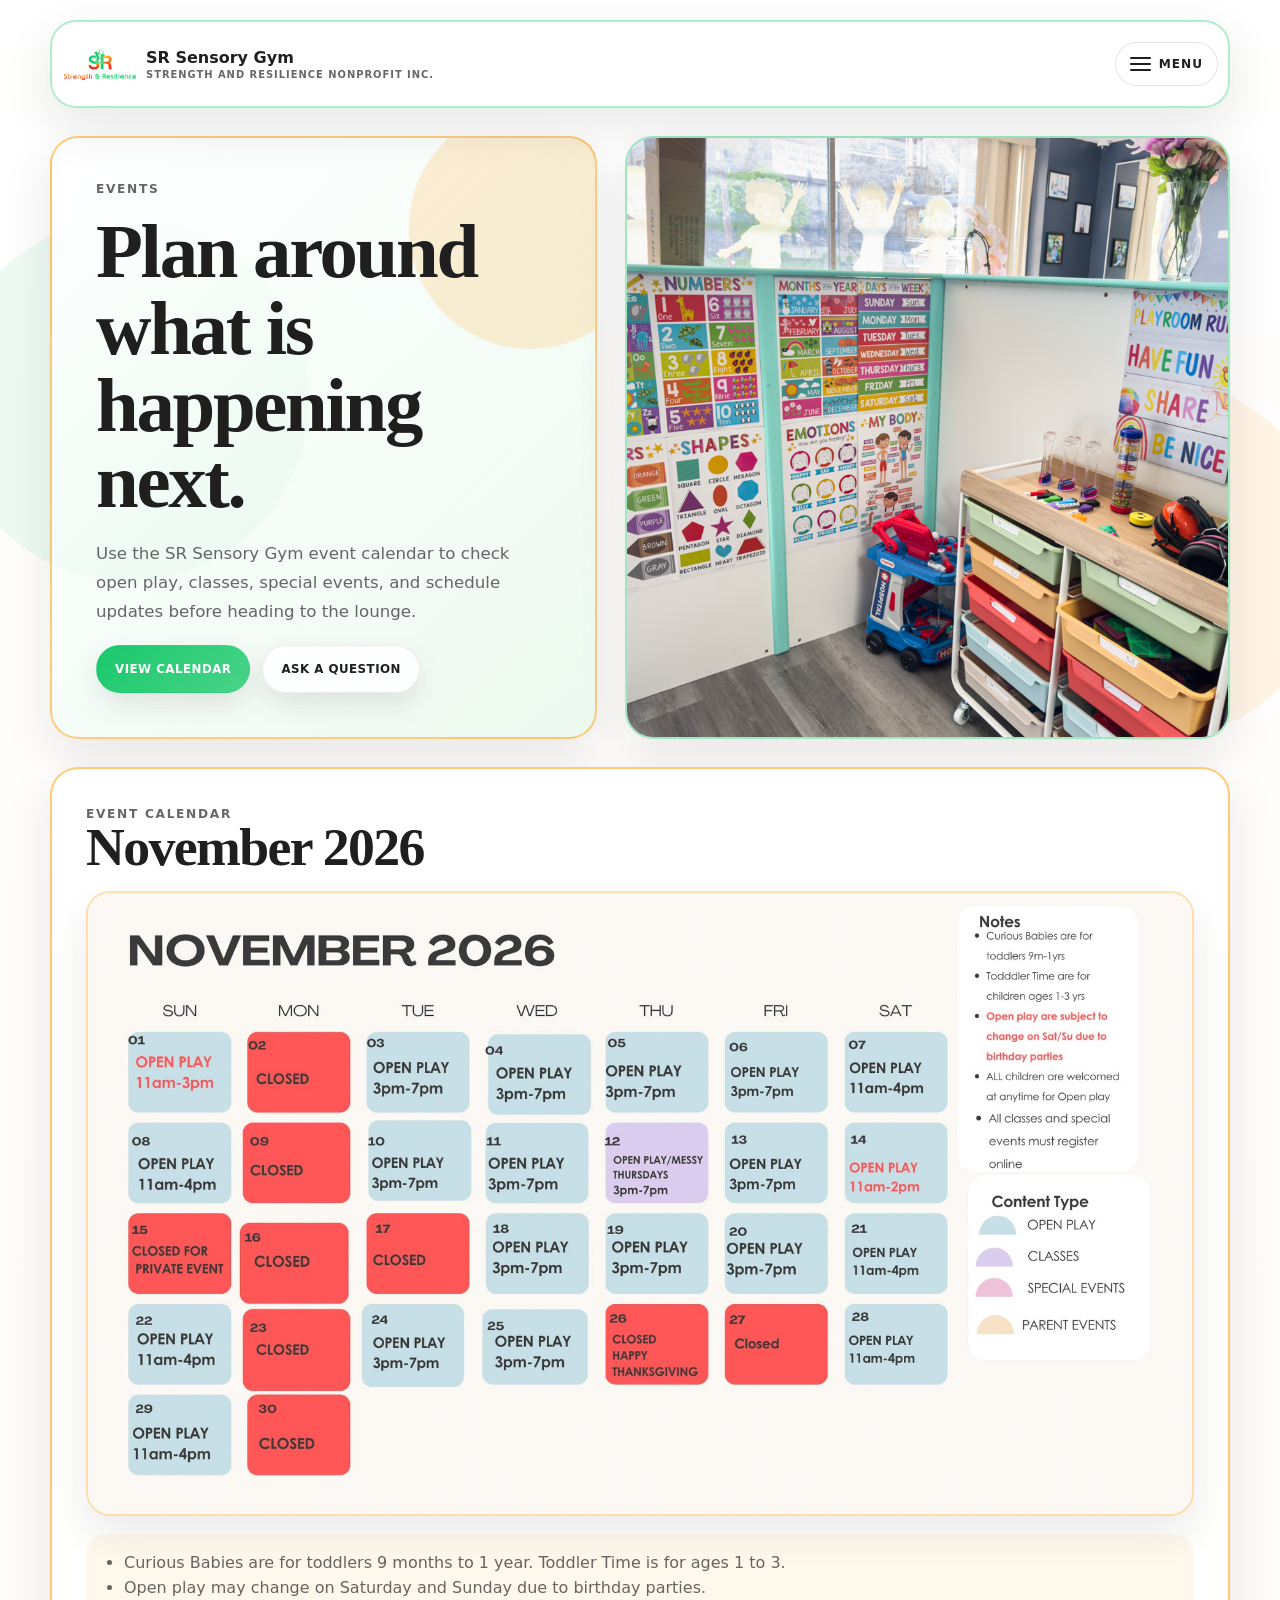
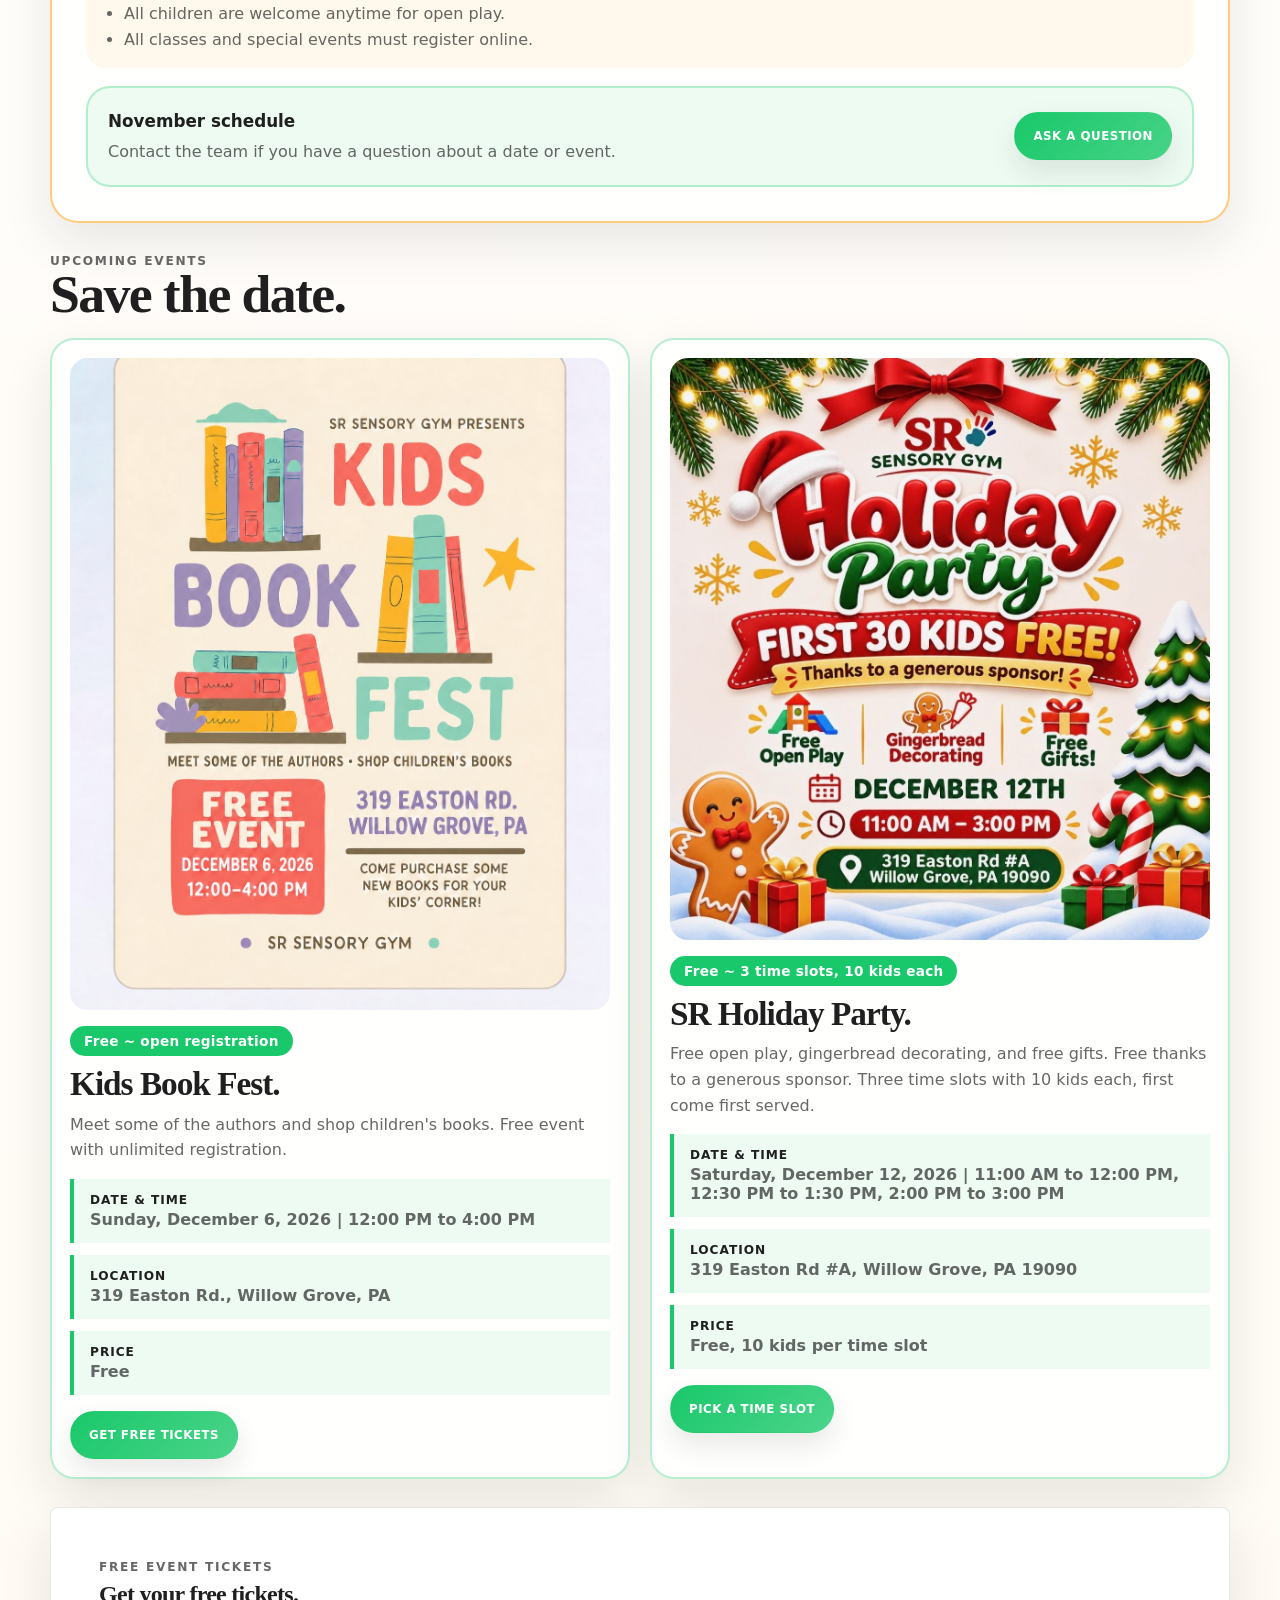
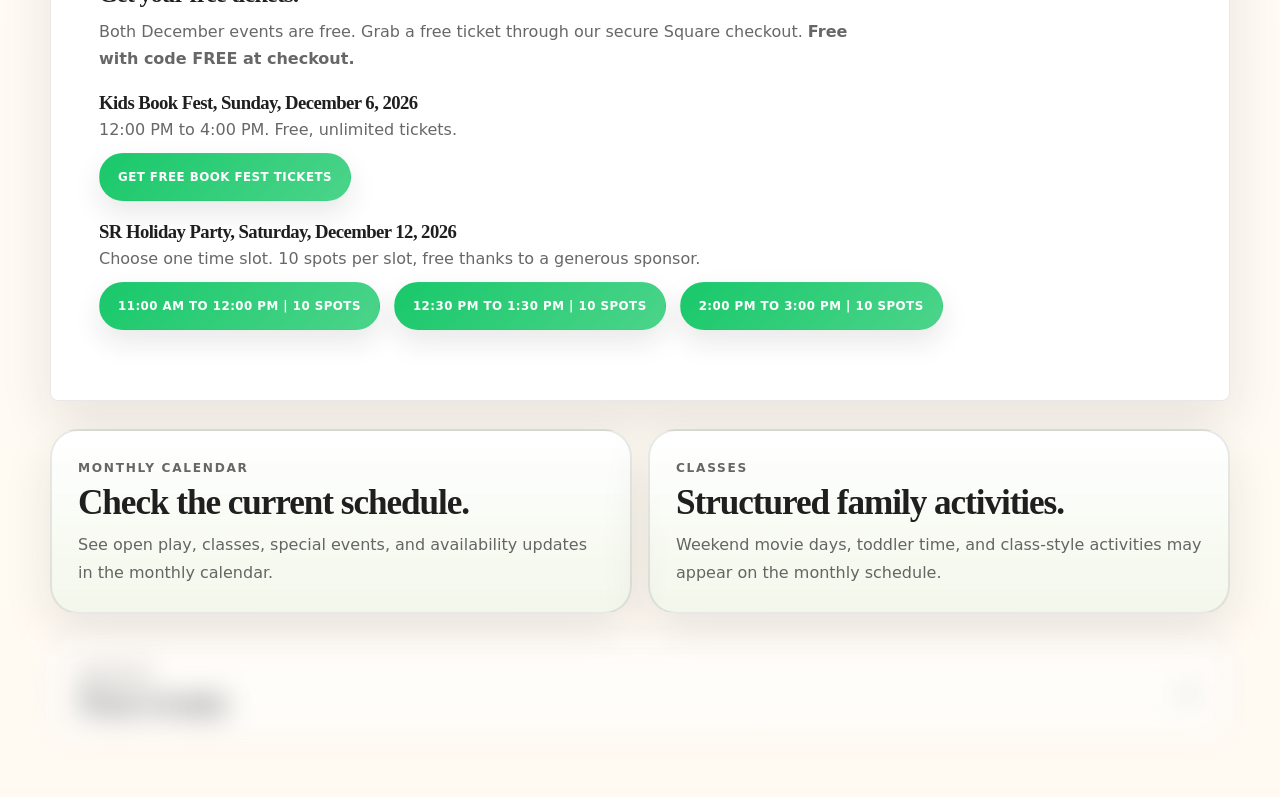
<file: strength-resilience-events.html>
<!DOCTYPE html>
<html lang="en">
<head>
  <meta charset="UTF-8" />
  <meta name="viewport" content="width=device-width, initial-scale=1.0" />
  <title>Events | SR Sensory Gym</title>
  <meta name="description" content="View the SR Sensory Gym event calendar for open play, classes, special events, and family activities." />
  <link rel="stylesheet" href="assets/strength-resilience/flow.css" />
  <style>
    :root {
      --forest: #19c86a;
      --sun: #ffa41b;
      --ink: #1f1f1f;
      --muted: rgba(31, 31, 31, .68);
      --line: rgba(31, 31, 31, .16);
      --shadow: 0 18px 50px rgba(31, 31, 31, .1);
    }

    * { box-sizing: border-box; }
    html { scroll-behavior: smooth; }
    body {
      margin: 0;
      color: var(--ink);
      font-family: Manrope, ui-sans-serif, system-ui, -apple-system, BlinkMacSystemFont, "Segoe UI", sans-serif;
      background:
        radial-gradient(circle at 10% 10%, rgba(25,200,106,.08) 0 180px, transparent 182px),
        radial-gradient(circle at 90% 14%, rgba(255,164,27,.1) 0 180px, transparent 182px),
        linear-gradient(180deg, #ffffff 0%, rgba(255,164,27,.06) 100%);
    }

    a { color: inherit; text-decoration: none; }
    img { display: block; max-width: 100%; }
    h1, h2, h3, p { margin: 0; }
    h1, h2, h3 {
      font-family: Georgia, "Times New Roman", serif;
      line-height: .95;
      letter-spacing: -.03em;
      font-weight: 600;
    }

    .page {
      width: min(1180px, calc(100% - 32px));
      margin: 0 auto;
      padding: 20px 0 56px;
    }

    .site-header,
    .panel,
    .calendar-section,
    .event-card,
    .note-band {
      border: 2px solid var(--line);
      border-radius: 28px;
      background: #ffffff;
      box-shadow: var(--shadow);
    }

    .site-header {
      display: grid;
      justify-items: center;
      align-items: center;
      gap: 10px;
      padding: 14px 18px 16px;
      border: 2px solid rgba(25, 200, 106, .34);
      border-radius: 32px;
      background: rgba(255, 255, 255, .92);
      position: sticky;
      top: 16px;
      z-index: 10;
    }

    .brand {
      display: flex;
      flex-direction: column;
      align-items: center;
      gap: 6px;
      min-width: 0;
      text-align: center;
    }

    .brand img {
      width: 82px;
      height: 82px;
      object-fit: contain;
    }

    .brand strong {
      display: block;
      font-size: 1.12rem;
      font-weight: 800;
    }

    .brand span,
    .eyebrow,
    .event-label {
      color: var(--muted);
      font-size: .76rem;
      font-weight: 700;
      letter-spacing: .14em;
      text-transform: uppercase;
    }

    .brand span { display: block; margin-top: 5px; }

    .nav-links {
      display: flex;
      flex-wrap: wrap;
      justify-content: center;
      gap: 8px;
      width: 100%;
      padding-top: 12px;
      border-top: 1px solid rgba(31,31,31,.09);
    }

    .nav-links a,
    .button {
      display: inline-flex;
      align-items: center;
      justify-content: center;
      min-height: 40px;
      padding: 0 12px;
      border-radius: 999px;
      font-size: .74rem;
      font-weight: 700;
      letter-spacing: .04em;
      text-transform: uppercase;
    }

    .nav-links a {
      background: rgba(255,255,255,.9);
      border: 1px solid rgba(31,31,31,.08);
    }

    .nav-links a[aria-current="page"] {
      color: #ffffff;
      border-color: transparent;
      background: linear-gradient(135deg, var(--forest), rgba(25,200,106,.78));
    }

    .hero {
      display: grid;
      grid-template-columns: minmax(0, .95fr) minmax(0, 1.05fr);
      gap: 28px;
      margin-top: 28px;
      align-items: stretch;
    }

    .panel,
    .calendar-section,
    .event-card,
    .note-band {
      border-radius: 28px;
    }

    .hero-copy {
      display: grid;
      align-content: center;
      gap: 18px;
      padding: clamp(28px, 4vw, 44px);
      border-color: rgba(255, 164, 27, .55);
      background:
        radial-gradient(circle at 88% 15%, rgba(255,164,27,.18) 0 120px, transparent 122px),
        linear-gradient(135deg, #ffffff, rgba(25,200,106,.08));
    }

    .hero h1 {
      font-size: clamp(3.8rem, 9vw, 8rem);
    }

    .hero p,
    .note-band p {
      max-width: 620px;
      color: var(--muted);
      font-size: 1.04rem;
      line-height: 1.75;
    }

    .hero-photo {
      overflow: hidden;
      min-height: 520px;
      border-color: rgba(25, 200, 106, .42);
    }

    .hero-photo img {
      width: 100%;
      height: 100%;
      min-height: 520px;
      object-fit: cover;
    }

    .hero-actions {
      display: flex;
      flex-wrap: wrap;
      gap: 12px;
    }

    .button {
      min-height: 48px;
      padding: 0 18px;
      border: 1px solid transparent;
      box-shadow: 0 12px 28px rgba(31,31,31,.1);
    }

    .button.primary {
      color: #ffffff;
      background: linear-gradient(135deg, var(--forest), rgba(25,200,106,.78));
    }

    .button.secondary {
      color: var(--ink);
      background: rgba(255,255,255,.86);
      border-color: rgba(31,31,31,.08);
    }

    section {
      margin-top: 28px;
      scroll-margin-top: 132px;
    }

    .calendar-section {
      display: grid;
      gap: 18px;
      padding: clamp(24px, 3.2vw, 34px);
      border-color: rgba(255, 164, 27, .58);
      background: rgba(255,255,255,.78);
    }

    .section-head {
      display: flex;
      justify-content: space-between;
      align-items: end;
      gap: 20px;
      margin-bottom: 0;
    }

    .section-head h2 {
      font-size: clamp(2.3rem, 4.2vw, 4rem);
    }

    .calendar-card {
      position: relative;
      margin: 0;
      overflow: hidden;
      border: 2px solid rgba(255, 164, 27, .38);
      border-radius: 24px;
      background: #ffffff;
      box-shadow: 0 18px 38px rgba(31,31,31,.09);
    }

    .calendar-card img {
      width: 100%;
      height: auto;
      display: block;
      margin: 0 auto;
      background: #ffffff;
      object-fit: contain;
    }

    .calendar-booking {
      display: flex;
      align-items: center;
      justify-content: space-between;
      gap: 18px;
      padding: 20px;
      border: 2px solid rgba(25, 200, 106, .28);
      border-radius: 24px;
      background: rgba(25, 200, 106, .08);
    }

    .calendar-booking p {
      margin: 0;
      color: var(--muted);
      line-height: 1.6;
    }

    .calendar-booking strong {
      display: block;
      margin-bottom: 4px;
      color: var(--ink);
      font-size: 1.05rem;
    }

    .featured-event {
      display: grid;
      grid-template-columns: minmax(280px, .9fr) minmax(0, 1.1fr);
      gap: clamp(24px, 4vw, 48px);
      align-items: center;
      padding: clamp(24px, 4vw, 42px) 0;
      border-top: 2px solid rgba(25, 200, 106, .3);
      border-bottom: 2px solid rgba(255, 164, 27, .35);
    }

    .featured-event figure {
      margin: 0;
      overflow: hidden;
      border: 2px solid rgba(31, 31, 31, .12);
      border-radius: 24px;
      background: #ffffff;
      box-shadow: var(--shadow);
    }

    .featured-event img {
      width: 100%;
      height: auto;
    }

    .featured-event-copy > p {
      margin-top: 16px;
      color: var(--muted);
      line-height: 1.75;
    }

    .event-facts {
      display: grid;
      grid-template-columns: repeat(2, minmax(0, 1fr));
      gap: 12px;
      margin: 22px 0;
    }

    .event-fact {
      padding: 14px 16px;
      border-left: 4px solid var(--forest);
      background: rgba(25, 200, 106, .07);
    }

    .event-fact strong {
      display: block;
      margin-bottom: 3px;
      font-size: .76rem;
      letter-spacing: .08em;
      text-transform: uppercase;
    }

    .event-fact span {
      color: var(--muted);
      font-weight: 700;
    }

    .event-grid {
      display: grid;
      grid-template-columns: repeat(2, minmax(0, 1fr));
      gap: 16px;
    }

    .event-card {
      padding: 26px;
      border-color: rgba(31,31,31,.1);
      background: linear-gradient(180deg, #ffffff, rgba(25,200,106,.05));
    }

    .event-card h3 {
      margin-top: 10px;
      font-size: 2.2rem;
    }

    .event-card p {
      margin-top: 12px;
      color: var(--muted);
      line-height: 1.7;
    }

    .note-band {
      display: grid;
      grid-template-columns: .88fr 1.12fr;
      gap: 18px;
      padding: 30px;
      border-color: rgba(25,200,106,.46);
      background:
        radial-gradient(circle at 92% 12%, rgba(25,200,106,.15) 0 100px, transparent 102px),
        linear-gradient(135deg, #ffffff, rgba(255,164,27,.08));
    }

    .calendar-card a { display: block; }
    .calendar-notes {
      margin: 0; padding: 16px 20px 16px 38px;
      border-radius: 20px; background: rgba(255,164,27,.08);
      color: var(--muted); line-height: 1.6;
    }
    .upcoming-events { display: grid; gap: 18px; }
    .upcoming-grid { display: grid; grid-template-columns: repeat(2, minmax(0, 1fr)); gap: 20px; }
    .upcoming-card {
      display: grid; gap: 16px; align-content: start;
      padding: 18px; border-radius: 24px;
      border: 2px solid rgba(25, 200, 106, .3);
      background: rgba(255,255,255,.86); box-shadow: var(--shadow);
    }
    .upcoming-card figure { margin: 0; overflow: hidden; border-radius: 18px; background: #ffffff; }
    .upcoming-card figure a { display: block; }
    .upcoming-card img { width: 100%; height: auto; display: block; }
    .upcoming-copy { display: grid; gap: 12px; justify-items: start; }
    .upcoming-copy h3 { margin: 0; font-size: clamp(1.6rem, 2.6vw, 2.2rem); }
    .upcoming-copy p { margin: 0; color: var(--muted); line-height: 1.6; }
    .upcoming-copy .event-facts { width: 100%; grid-template-columns: 1fr; margin: 4px 0; }
    .event-badge {
      display: inline-block; padding: 7px 14px; border-radius: 999px;
      background: var(--forest); color: #ffffff;
      font-weight: 800; font-size: .85rem; letter-spacing: .02em;
    }
    @media (max-width: 760px) {
      .upcoming-grid { grid-template-columns: 1fr; }
      .upcoming-copy .button { width: 100%; }
    }

    .calendar-placeholder {
      display: grid;
      place-items: center;
      min-height: clamp(220px, 34vw, 380px);
      padding: 28px;
      text-align: center;
      border-style: dashed;
      box-shadow: none;
      background: rgba(255,164,27,.05);
    }
    .calendar-placeholder strong { display: block; font-size: 1.3rem; margin-bottom: 6px; }
    .calendar-placeholder span { color: var(--muted); }

    .past-events details {
      border: 2px solid rgba(31,31,31,.1);
      border-radius: 24px;
      background: rgba(255,255,255,.6);
      padding: 0 clamp(18px, 3vw, 28px);
    }
    .past-events summary {
      display: flex; justify-content: space-between; align-items: center; gap: 16px;
      padding: 20px 0; cursor: pointer; list-style: none;
    }
    .past-events summary::-webkit-details-marker { display: none; }
    .past-events summary h2 { font-size: clamp(1.5rem, 2.6vw, 2.1rem); margin: 4px 0 0; color: var(--muted); }
    .past-toggle {
      flex: 0 0 auto; width: 12px; height: 12px; margin-right: 6px;
      border-right: 2px solid var(--muted); border-bottom: 2px solid var(--muted);
      transform: rotate(45deg); transition: transform .2s ease;
    }
    .past-events details[open] .past-toggle { transform: rotate(-135deg); }
    .past-grid {
      display: grid; gap: 16px; padding-bottom: 24px;
      grid-template-columns: repeat(auto-fill, minmax(220px, 1fr));
    }
    .past-card {
      padding: 14px; border-radius: 18px; border: 1px solid rgba(31,31,31,.08);
      background: #ffffff; opacity: .85;
    }
    .past-card img {
      width: 100%; height: 180px; object-fit: cover; display: block;
      border-radius: 12px; margin-bottom: 12px; filter: saturate(.6);
    }
    .past-card h3 { font-size: 1.05rem; margin: 6px 0; }
    .past-card p { margin: 0; color: var(--muted); font-size: .92rem; line-height: 1.5; }

    @media (max-width: 980px) {
      .hero,
      .event-grid,
      .featured-event,
      .note-band {
        grid-template-columns: 1fr;
      }
    }

    @media (max-width: 760px) {
      section { scroll-margin-top: 220px; }

      .site-header {
        padding: 16px 12px;
        border-radius: 26px;
      }

      .brand {
        width: 100%;
      }

      .brand img {
        width: 74px;
        height: 74px;
      }

      .nav-links {
        justify-content: flex-start;
        align-items: center;
        flex-wrap: nowrap;
        overflow-x: auto;
        padding: 12px 2px 5px;
        -webkit-overflow-scrolling: touch;
        scrollbar-width: none;
      }

      .nav-links::-webkit-scrollbar { display: none; }
      .nav-links a { flex: 0 0 auto; }

      .hero-actions {
        display: grid;
        grid-template-columns: 1fr;
      }

      .calendar-booking {
        align-items: stretch;
        flex-direction: column;
      }

      .calendar-booking .button { width: 100%; }
      .event-facts { grid-template-columns: 1fr; }
    }
    #event-register h3 { margin: 22px 0 4px; }
    .sr-ticket-list { display: flex; flex-wrap: wrap; gap: 14px; margin: 10px 0 22px; }
    .sr-ticket-item { display: flex; flex-direction: column; align-items: flex-start; gap: 6px; max-width: 100%; }
    .sr-ticket-btn { max-width: 100%; white-space: normal; text-align: center; }
    .sr-ticket-btn[aria-disabled="true"] { opacity: .5; cursor: not-allowed; pointer-events: none; filter: grayscale(.6); }
    .sr-ticket-note { font-size: .85rem; opacity: .75; }
    .sr-ticket-note[hidden] { display: none; }
  </style>
  <link rel="stylesheet" href="assets/strength-resilience/layout-fit.css" />
</head>
<body>
  <div class="page">
    <header class="site-header">
      <a class="brand" href="index.html#home">
        <img src="assets/strength-resilience-logo.png" alt="Strength &amp; Resilience Children Lounge logo" />
        <div>
          <strong>SR Sensory Gym</strong>
          <span>Strength and Resilience Nonprofit Inc.</span>
        </div>
      </a>

      <button class="nav-toggle" type="button" aria-expanded="false" aria-controls="site-nav" aria-label="Open menu">
        <span class="nav-toggle-icon" aria-hidden="true"><span></span><span></span><span></span></span>
        <span class="nav-toggle-text">Menu</span>
      </button>

      <nav class="nav-links" id="site-nav" aria-label="Primary">
        <a href="index.html#home">Home</a>
        <a href="strength-resilience-book-now.html">Book Now</a>
        <a href="strength-resilience-book-a-party.html">Book a Party</a>
        <a href="strength-resilience-services.html">Services</a>
        <a href="strength-resilience-memberships.html">Memberships</a>
        <a href="strength-resilience-events.html" aria-current="page">Events</a>
        <a href="strength-resilience-waiver.html">Waiver</a>
        <a href="strength-resilience-shop.html">Shop</a>
        <a href="https://app.squareup.com/gift/MLZ7ERDANNXQT/order" target="_blank" rel="noopener noreferrer">Gift Card</a>
        <a href="index.html#about">About Us</a>
        <a href="strength-resilience-faq.html">FAQ's</a>
      </nav>
    </header>

    <main>
      <section class="hero" id="home">
        <article class="panel hero-copy">
          <span class="eyebrow">Events</span>
          <h1>Plan around what is happening next.</h1>
          <p>
            Use the SR Sensory Gym event calendar to check open play, classes, special events, and schedule updates before heading to the lounge.
          </p>
          <div class="hero-actions">
            <a class="button primary" href="#calendar">View calendar</a>
            <a class="button secondary" href="mailto:Info@srchildrenslounge.com?subject=SR%20Sensory%20Gym%20Event%20Question">Ask a question</a>
          </div>
        </article>

        <article class="panel hero-photo">
          <img src="assets/strength-resilience/sr-learning-corner.jpeg" alt="SR Sensory Gym learning and activity corner" />
        </article>
      </section>

      <section class="calendar-section" id="calendar">
        <div class="section-head">
          <div>
            <span class="eyebrow">Event calendar</span>
            <h2>November 2026</h2>
          </div>
        </div>

        <figure class="calendar-card">
          <a href="assets/strength-resilience/sr-calendar-november-2026.jpg" target="_blank" rel="noopener noreferrer">
            <img src="assets/strength-resilience/sr-calendar-november-2026.jpg" alt="SR Sensory Gym November 2026 event calendar and schedule" width="1800" height="1012" />
          </a>
        </figure>

        <ul class="calendar-notes">
          <li>Curious Babies are for toddlers 9 months to 1 year. Toddler Time is for ages 1 to 3.</li>
          <li>Open play may change on Saturday and Sunday due to birthday parties.</li>
          <li>All children are welcome anytime for open play.</li>
          <li>All classes and special events must register online.</li>
        </ul>

        <div class="calendar-booking">
          <p>
            <strong>November schedule</strong>
            Contact the team if you have a question about a date or event.
          </p>
          <a class="button primary" href="mailto:Info@srchildrenslounge.com?subject=SR%20Sensory%20Gym%20November%20Calendar%20Question">Ask a question</a>
        </div>
      </section>

      <section class="upcoming-events" id="upcoming-events" aria-labelledby="upcoming-title">
        <div class="section-head">
          <div>
            <span class="eyebrow">Upcoming events</span>
            <h2 id="upcoming-title">Save the date.</h2>
          </div>
        </div>
        <div class="upcoming-grid">
          <article class="upcoming-card">
            <figure>
              <a href="assets/strength-resilience/sr-kids-book-fest-2026.jpg" target="_blank" rel="noopener noreferrer">
                <img src="assets/strength-resilience/sr-kids-book-fest-2026.jpg" alt="Kids Book Fest flyer for Sunday, December 6, 2026" loading="lazy" width="1141" height="1378" />
              </a>
            </figure>
            <div class="upcoming-copy">
              <span class="event-badge">Free ~ open registration</span>
              <h3>Kids Book Fest.</h3>
              <p>Meet some of the authors and shop children's books. Free event with unlimited registration.</p>
              <div class="event-facts">
                <div class="event-fact"><strong>Date &amp; time</strong><span>Sunday, December 6, 2026 | 12:00 PM to 4:00 PM</span></div>
                <div class="event-fact"><strong>Location</strong><span>319 Easton Rd., Willow Grove, PA</span></div>
                <div class="event-fact"><strong>Price</strong><span>Free</span></div>
              </div>
              <a class="button primary" href="#event-register">Get free tickets</a>
            </div>
          </article>
          <article class="upcoming-card">
            <figure>
              <a href="assets/strength-resilience/sr-holiday-party-2026.jpg" target="_blank" rel="noopener noreferrer">
                <img src="assets/strength-resilience/sr-holiday-party-2026.jpg" alt="SR Holiday Party flyer for Saturday, December 12, 2026" loading="lazy" width="1179" height="1270" />
              </a>
            </figure>
            <div class="upcoming-copy">
              <span class="event-badge">Free ~ 3 time slots, 10 kids each</span>
              <h3>SR Holiday Party.</h3>
              <p>Free open play, gingerbread decorating, and free gifts. Free thanks to a generous sponsor. Three time slots with 10 kids each, first come first served.</p>
              <div class="event-facts">
                <div class="event-fact"><strong>Date &amp; time</strong><span>Saturday, December 12, 2026 | 11:00 AM to 12:00 PM, 12:30 PM to 1:30 PM, 2:00 PM to 3:00 PM</span></div>
                <div class="event-fact"><strong>Location</strong><span>319 Easton Rd #A, Willow Grove, PA 19090</span></div>
                <div class="event-fact"><strong>Price</strong><span>Free, 10 kids per time slot</span></div>
              </div>
              <a class="button primary" href="#event-register">Pick a time slot</a>
            </div>
          </article>
        </div>
      </section>

      <section class="sr-intake-panel" id="event-register">
        <span class="eyebrow">Free event tickets</span>
        <h2>Get your free tickets.</h2>
        <p>Both December events are free. Grab a free ticket through our secure Square checkout. <strong class="sr-ticket-code">Free with code FREE at checkout.</strong></p>
        <h3>Kids Book Fest, Sunday, December 6, 2026</h3>
        <p>12:00 PM to 4:00 PM. Free, unlimited tickets.</p>
        <div class="sr-ticket-list">
          <div class="sr-ticket-item">
            <a class="button primary sr-ticket-btn" data-ticket="bookFest" aria-disabled="true" role="link">Get free Book Fest tickets</a>
            <small class="sr-ticket-note" data-ticket-note>Tickets coming soon</small>
          </div>
        </div>
        <h3>SR Holiday Party, Saturday, December 12, 2026</h3>
        <p>Choose one time slot. 10 spots per slot, free thanks to a generous sponsor.</p>
        <div class="sr-ticket-list">
          <div class="sr-ticket-item">
            <a class="button primary sr-ticket-btn" data-ticket="holiday11" aria-disabled="true" role="link">11:00 AM to 12:00 PM | 10 spots</a>
            <small class="sr-ticket-note" data-ticket-note>Tickets coming soon</small>
          </div>
          <div class="sr-ticket-item">
            <a class="button primary sr-ticket-btn" data-ticket="holiday1230" aria-disabled="true" role="link">12:30 PM to 1:30 PM | 10 spots</a>
            <small class="sr-ticket-note" data-ticket-note>Tickets coming soon</small>
          </div>
          <div class="sr-ticket-item">
            <a class="button primary sr-ticket-btn" data-ticket="holiday2" aria-disabled="true" role="link">2:00 PM to 3:00 PM | 10 spots</a>
            <small class="sr-ticket-note" data-ticket-note>Tickets coming soon</small>
          </div>
        </div>
      </section>

      <section class="event-grid" aria-label="Event calendar details">
        <a class="event-card" href="#calendar">
          <span class="event-label">Monthly calendar</span>
          <h3>Check the current schedule.</h3>
          <p>See open play, classes, special events, and availability updates in the monthly calendar.</p>
        </a>
        <article class="event-card">
          <span class="event-label">Classes</span>
          <h3>Structured family activities.</h3>
          <p>Weekend movie days, toddler time, and class-style activities may appear on the monthly schedule.</p>
        </article>
      </section>

      <section class="past-events" id="past-events" aria-labelledby="past-events-title">
        <details>
          <summary>
            <span>
              <span class="eyebrow">Archive</span>
              <h2 id="past-events-title">Past events</h2>
            </span>
            <span class="past-toggle" aria-hidden="true"></span>
          </summary>
          <div class="past-grid">
            <article class="past-card">
              <a href="https://cdn.phototourl.com/member/2026-09-23-8c7899ea-3481-4fdd-bb0d-581e8a9fdb74.jpg" target="_blank" rel="noopener noreferrer">
                <img src="https://cdn.phototourl.com/member/2026-09-23-8c7899ea-3481-4fdd-bb0d-581e8a9fdb74.jpg" alt="SR Sensory Gym October 2026 event calendar and schedule" loading="lazy" />
              </a>
              <span class="event-label">October 2026</span>
              <h3>October calendar.</h3>
              <p>Open play, classes, and special events from October.</p>
            </article>
            <article class="past-card">
              <img src="assets/strength-resilience/sr-halloween-trick-or-treat-2026.jpg" alt="SR Halloween Trick or Treat flyer for October 31, 2026" loading="lazy" />
              <span class="event-label">October 31, 2026</span>
              <h3>SR Halloween Trick or Treat.</h3>
              <p>Trick-or-treating, costumes, music, and festive activities from 12 PM to 4 PM at 319 Easton Rd., Willow Grove, PA.</p>
            </article>
          </div>
        </details>
      </section>
    </main>
  </div>
  <script src="assets/strength-resilience/flow.js"></script>
  <script src="assets/strength-resilience/nav.js"></script>
  <script>
    // TODO: PASTE SQUARE TICKET LINKS HERE. This is the only place to edit.
    // Paste each Square URL between the quotes. Empty = button shows "Tickets coming soon".
    // Once a URL is filled in, that button becomes a normal link that opens in a new tab.
    const SR_SQUARE_TICKET_URLS = {
      bookFest: "https://square.link/u/qzqL1axN",     // Kids Book Fest, Sun Dec 6, 12:00 PM to 4:00 PM (unlimited)
      holiday11: "https://square.link/u/eGWHIRT5",    // SR Holiday Party, Sat Dec 12, 11:00 AM to 12:00 PM (10 spots)
      holiday1230: "https://square.link/u/t9EnYb1X",  // SR Holiday Party, Sat Dec 12, 12:30 PM to 1:30 PM (10 spots)
      holiday2: "https://square.link/u/82wiWqsf",     // SR Holiday Party, Sat Dec 12, 2:00 PM to 3:00 PM (10 spots)
    };
    document.querySelectorAll("[data-ticket]").forEach((btn) => {
      const url = (SR_SQUARE_TICKET_URLS[btn.dataset.ticket] || "").trim();
      if (!/^https:\/\//.test(url)) return;
      btn.href = url;
      btn.target = "_blank";
      btn.rel = "noopener noreferrer";
      btn.removeAttribute("aria-disabled");
      btn.removeAttribute("role");
      const note = btn.parentElement.querySelector("[data-ticket-note]");
      if (note) note.hidden = true;
    });
  </script>
</body>
</html>
</file>
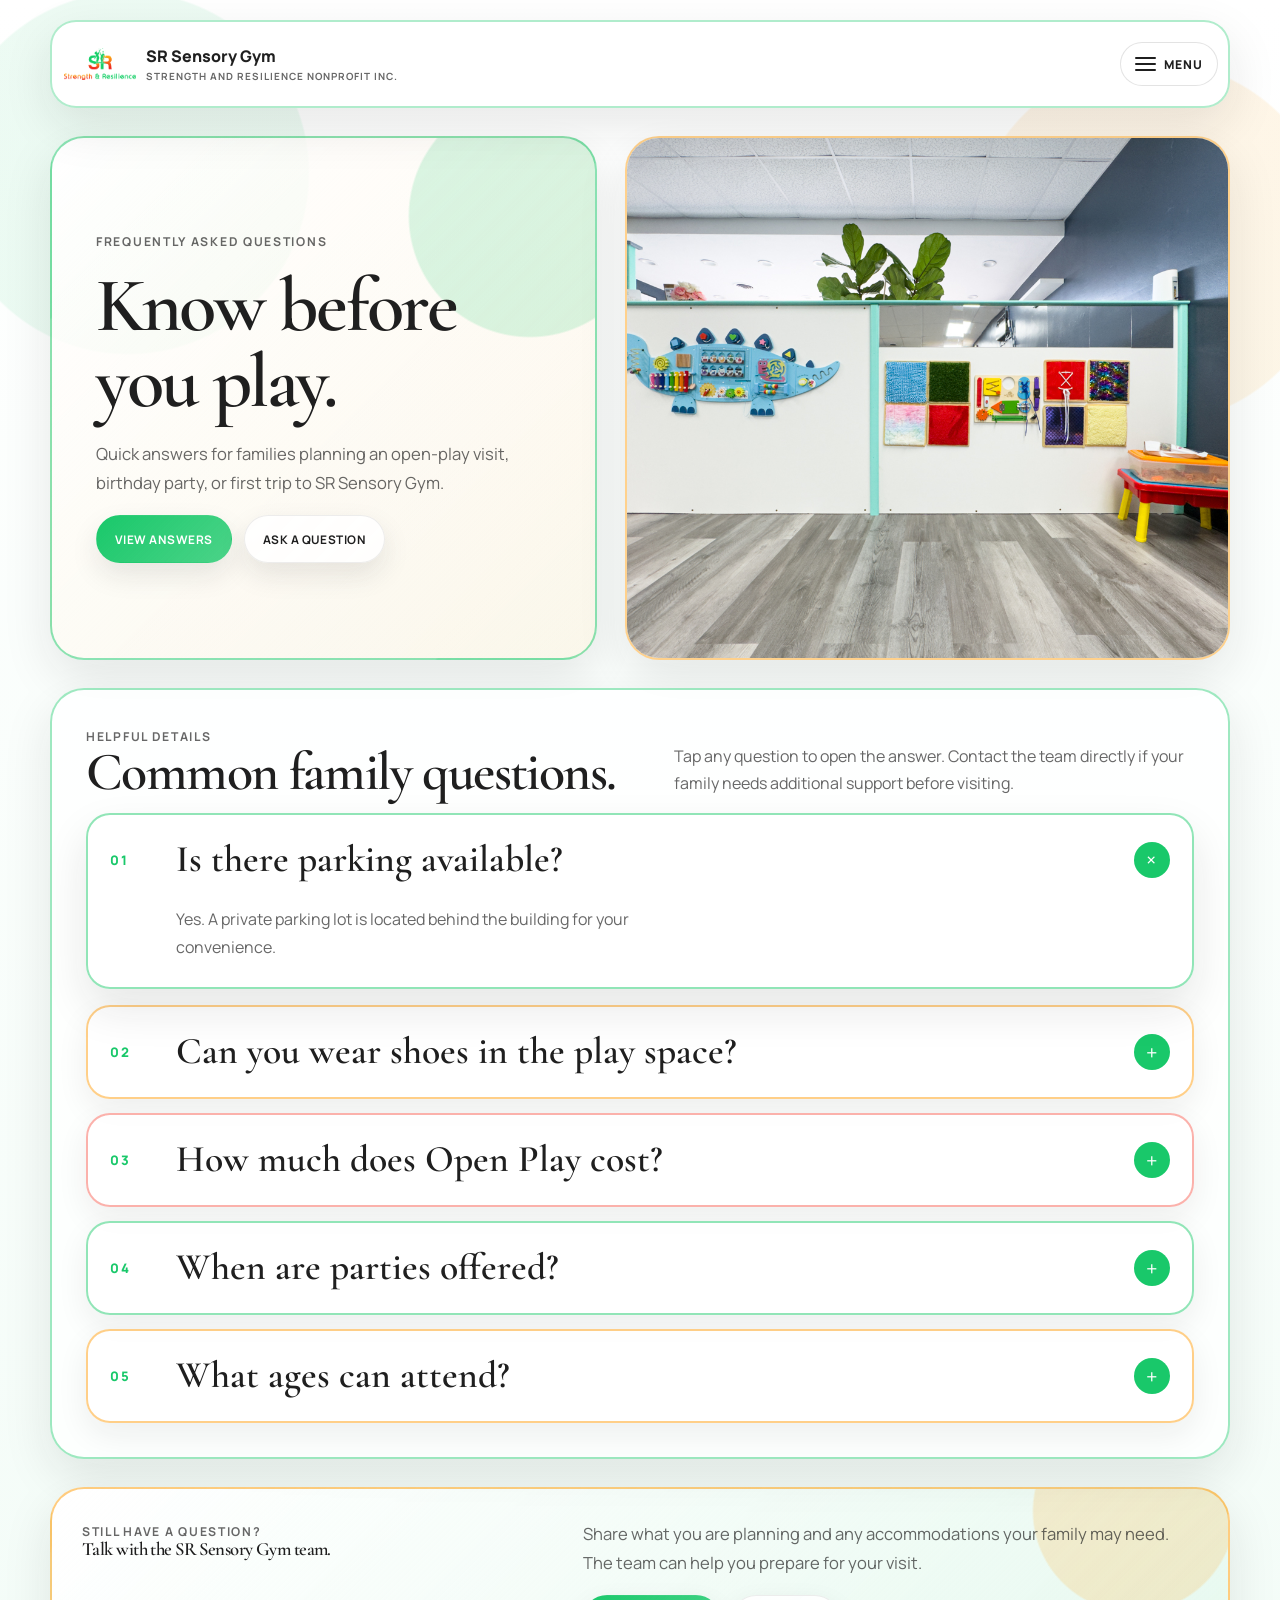
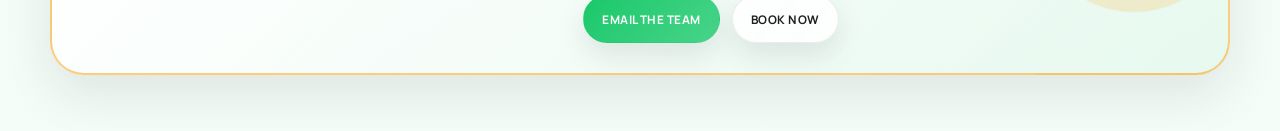
<file: strength-resilience-faq.html>
<!DOCTYPE html>
<html lang="en">
<head>
  <meta charset="UTF-8" />
  <meta name="viewport" content="width=device-width, initial-scale=1.0" />
  <title>FAQ | SR Sensory Gym</title>
  <meta name="description" content="Find answers about parking, socks, open play pricing, birthday party times, and ages welcomed at SR Sensory Gym." />
  <style>
    @import url('https://fonts.googleapis.com/css2?family=Cormorant+Garamond:wght@500;600;700&family=Manrope:wght@400;500;600;700;800&display=swap');

    :root {
      --forest: #19c86a;
      --sun: #ffa41b;
      --poppy: #f53d2d;
      --cream: #ffffff;
      --warm-white: #ffffff;
      --sage: rgba(25, 200, 106, .1);
      --sand: rgba(255, 164, 27, .12);
      --ink: #1f1f1f;
      --muted: rgba(31, 31, 31, .68);
      --line: rgba(31, 31, 31, .16);
      --shadow: 0 18px 50px rgba(31, 31, 31, .1);
      --radius-xl: 34px;
      --radius-lg: 24px;
    }

    * { box-sizing: border-box; }
    html { scroll-behavior: smooth; }
    body {
      margin: 0;
      font-family: Manrope, ui-sans-serif, system-ui, -apple-system, BlinkMacSystemFont, "Segoe UI", sans-serif;
      color: var(--ink);
      background:
        radial-gradient(circle at 10% 10%, rgba(25,200,106,.08) 0 180px, transparent 182px),
        radial-gradient(circle at 90% 14%, rgba(255,164,27,.1) 0 180px, transparent 182px),
        linear-gradient(180deg, #ffffff 0%, rgba(25,200,106,.05) 100%);
    }

    a { color: inherit; text-decoration: none; }
    img { display: block; max-width: 100%; }
    h1, h2, h3, p { margin: 0; }

    h1, h2, h3 {
      font-family: "Cormorant Garamond", Georgia, serif;
      line-height: .95;
      letter-spacing: -.03em;
      font-weight: 600;
    }

    .page {
      width: min(1180px, calc(100% - 32px));
      margin: 0 auto;
      padding: 20px 0 56px;
    }

    .site-header {
      display: grid;
      justify-items: center;
      align-items: center;
      gap: 10px;
      padding: 14px 18px 16px;
      border: 2px solid rgba(25, 200, 106, .34);
      border-radius: 32px;
      background: rgba(255, 255, 255, .92);
      backdrop-filter: blur(10px);
      box-shadow: var(--shadow);
      position: sticky;
      top: 16px;
      z-index: 10;
    }

    .brand {
      display: flex;
      flex-direction: column;
      align-items: center;
      gap: 6px;
      min-width: 0;
      text-align: center;
    }

    .brand img {
      width: 82px;
      height: 82px;
      object-fit: contain;
    }

    .brand strong {
      display: block;
      font-size: 1.12rem;
      font-weight: 800;
    }

    .brand span,
    .eyebrow,
    .info-label {
      color: var(--muted);
      font-size: .76rem;
      font-weight: 700;
      letter-spacing: .14em;
      text-transform: uppercase;
    }

    .brand span { display: block; margin-top: 5px; }

    .nav-links {
      display: flex;
      flex-wrap: wrap;
      justify-content: center;
      gap: 8px;
      width: 100%;
      padding-top: 12px;
      border-top: 1px solid rgba(31,31,31,.09);
    }

    .nav-links a,
    .button {
      display: inline-flex;
      align-items: center;
      justify-content: center;
      min-height: 40px;
      padding: 0 12px;
      border-radius: 999px;
      font-size: .74rem;
      font-weight: 700;
      letter-spacing: .04em;
      text-transform: uppercase;
    }

    .nav-links a {
      background: rgba(255,255,255,.9);
      border: 1px solid rgba(31,31,31,.08);
    }

    .nav-links a[aria-current="page"] {
      color: #ffffff;
      border-color: transparent;
      background: linear-gradient(135deg, var(--forest), rgba(25,200,106,.78));
    }

    .hero {
      display: grid;
      grid-template-columns: minmax(0, .95fr) minmax(0, 1.05fr);
      gap: 28px;
      margin-top: 28px;
      align-items: stretch;
    }

    .panel,
    .service-card,
    .note-band {
      border: 2px solid var(--line);
      border-radius: var(--radius-xl);
      background: var(--warm-white);
      box-shadow: var(--shadow);
    }

    .hero-copy {
      display: grid;
      align-content: center;
      gap: 18px;
      padding: clamp(28px, 4vw, 44px);
      border-color: rgba(25, 200, 106, .5);
      background:
        radial-gradient(circle at 88% 15%, rgba(25,200,106,.16) 0 120px, transparent 122px),
        linear-gradient(135deg, #ffffff, rgba(255,164,27,.08));
    }

    .hero h1 {
      font-size: clamp(3.8rem, 9vw, 8rem);
    }

    .hero p,
    .note-band p {
      max-width: 620px;
      color: var(--muted);
      font-size: 1.04rem;
      line-height: 1.75;
    }

    .hero-photo {
      overflow: hidden;
      min-height: 520px;
      border-color: rgba(255, 164, 27, .5);
    }

    .hero-photo img {
      width: 100%;
      height: 100%;
      min-height: 520px;
      object-fit: cover;
    }

    .hero-actions {
      display: flex;
      flex-wrap: wrap;
      gap: 12px;
    }

    .button {
      min-height: 48px;
      padding: 0 18px;
      border: 1px solid transparent;
      box-shadow: 0 12px 28px rgba(31,31,31,.1);
    }

    .button.primary {
      color: #ffffff;
      background: linear-gradient(135deg, var(--forest), rgba(25,200,106,.78));
    }

    .button.secondary {
      color: var(--ink);
      background: rgba(255,255,255,.86);
      border-color: rgba(31,31,31,.08);
    }

    section {
      margin-top: 28px;
      scroll-margin-top: 132px;
    }

    .section {
      padding: clamp(24px, 3.2vw, 34px);
      border: 2px solid rgba(25, 200, 106, .42);
      border-radius: var(--radius-xl);
      background: rgba(255,255,255,.78);
      box-shadow: var(--shadow);
    }

    .section-head {
      display: flex;
      justify-content: space-between;
      align-items: end;
      gap: 20px;
      margin-bottom: 18px;
    }

    .section-head h2 {
      font-size: clamp(2.3rem, 4.2vw, 4rem);
    }

    .section-head p {
      max-width: 520px;
      color: var(--muted);
      line-height: 1.7;
    }

    .service-grid {
      display: grid;
      grid-template-columns: repeat(3, minmax(0, 1fr));
      gap: 16px;
    }

    .service-card {
      display: grid;
      gap: 14px;
      padding: 28px;
      border-color: rgba(31,31,31,.1);
      background: linear-gradient(180deg, #ffffff, rgba(255,164,27,.05));
    }

    .service-card:nth-child(1),
    .service-card:nth-child(4) { border-color: rgba(25,200,106,.52); }
    .service-card:nth-child(2),
    .service-card:nth-child(5) { border-color: rgba(255,164,27,.62); }
    .service-card:nth-child(3),
    .service-card:nth-child(6) { border-color: rgba(245,61,45,.52); }

    .service-card h3 {
      font-size: 2.6rem;
    }

    .service-meta {
      display: flex;
      flex-wrap: wrap;
      gap: 8px;
    }

    .pill {
      display: inline-flex;
      align-items: center;
      min-height: 34px;
      padding: 0 12px;
      border: 1px solid rgba(31,31,31,.08);
      border-radius: 999px;
      background: rgba(255,255,255,.8);
      color: var(--muted);
      font-size: .76rem;
      font-weight: 800;
      letter-spacing: .06em;
      text-transform: uppercase;
    }

    .price {
      font-size: 2rem;
      font-weight: 900;
      letter-spacing: -.04em;
    }

    .service-card p {
      color: var(--muted);
      line-height: 1.7;
    }

    .note-band {
      display: grid;
      grid-template-columns: .88fr 1.12fr;
      gap: 18px;
      padding: 30px;
      border-color: rgba(255,164,27,.56);
      background:
        radial-gradient(circle at 92% 12%, rgba(255,164,27,.18) 0 100px, transparent 102px),
        linear-gradient(135deg, #ffffff, rgba(25,200,106,.06));
    }

    .faq-list {
      display: grid;
      gap: 14px;
    }

    .faq-item {
      overflow: hidden;
      border: 2px solid rgba(31,31,31,.1);
      border-radius: var(--radius-lg);
      background: rgba(255,255,255,.9);
      box-shadow: 0 12px 32px rgba(31,31,31,.07);
      transition: border-color .22s ease, box-shadow .22s ease, transform .22s ease;
    }

    .faq-item:nth-child(3n+1) { border-color: rgba(25,200,106,.48); }
    .faq-item:nth-child(3n+2) { border-color: rgba(255,164,27,.52); }
    .faq-item:nth-child(3n) { border-color: rgba(245,61,45,.4); }

    .faq-item[open] {
      transform: translateY(-2px);
      box-shadow: 0 20px 44px rgba(31,31,31,.1);
    }

    .faq-item summary {
      display: grid;
      grid-template-columns: 52px minmax(0, 1fr) 36px;
      align-items: center;
      gap: 14px;
      min-height: 90px;
      padding: 16px 22px;
      cursor: pointer;
      list-style: none;
    }

    .faq-item summary::-webkit-details-marker { display: none; }

    .faq-number {
      color: var(--forest);
      font-size: .82rem;
      font-weight: 800;
      letter-spacing: .12em;
    }

    .faq-question {
      font-family: "Cormorant Garamond", Georgia, serif;
      font-size: clamp(1.55rem, 3vw, 2.35rem);
      font-weight: 600;
      line-height: 1;
    }

    .faq-toggle {
      display: grid;
      place-items: center;
      width: 36px;
      height: 36px;
      border-radius: 50%;
      color: #ffffff;
      background: var(--forest);
      font-size: 1.25rem;
      transition: transform .22s ease;
    }

    .faq-item[open] .faq-toggle { transform: rotate(45deg); }

    .faq-answer {
      padding: 0 72px 26px 88px;
      color: var(--muted);
      font-size: 1rem;
      line-height: 1.75;
    }

    .faq-answer a {
      color: var(--forest);
      font-weight: 800;
      text-decoration: underline;
      text-underline-offset: 3px;
    }

    @media (max-width: 980px) {
      .hero,
      .service-grid,
      .note-band {
        grid-template-columns: 1fr;
      }

      .hero-photo img {
        min-height: 420px;
      }
    }

    @media (max-width: 760px) {
      section {
        scroll-margin-top: 220px;
      }

      .site-header {
        padding: 16px 12px;
        border-radius: 26px;
      }

      .brand {
        width: 100%;
      }

      .brand img {
        width: 74px;
        height: 74px;
      }

      .nav-links {
        justify-content: flex-start;
        align-items: center;
        flex-wrap: nowrap;
        overflow-x: auto;
        padding: 12px 2px 5px;
        -webkit-overflow-scrolling: touch;
        scrollbar-width: none;
      }

      .nav-links::-webkit-scrollbar {
        display: none;
      }

      .nav-links a {
        flex: 0 0 auto;
      }

      .hero-actions {
        display: grid;
        grid-template-columns: 1fr;
      }

      .faq-item summary {
        grid-template-columns: 38px minmax(0, 1fr) 34px;
        gap: 10px;
        min-height: 78px;
        padding: 14px;
      }

      .faq-answer {
        padding: 0 16px 22px 62px;
      }
    }
  </style>
  <link rel="stylesheet" href="assets/strength-resilience/flow.css" />
  <link rel="stylesheet" href="assets/strength-resilience/layout-fit.css" />
</head>
<body>
  <div class="page">
    <header class="site-header">
      <a class="brand" href="index.html#home">
        <img src="assets/strength-resilience-logo.png" alt="Strength &amp; Resilience Children Lounge logo" />
        <div>
          <strong>SR Sensory Gym</strong>
          <span>Strength and Resilience Nonprofit Inc.</span>
        </div>
      </a>

      <button class="nav-toggle" type="button" aria-expanded="false" aria-controls="site-nav" aria-label="Open menu">
        <span class="nav-toggle-icon" aria-hidden="true"><span></span><span></span><span></span></span>
        <span class="nav-toggle-text">Menu</span>
      </button>

      <nav class="nav-links" id="site-nav" aria-label="Primary">
        <a href="index.html#home">Home</a>
        <a href="strength-resilience-book-now.html">Book Now</a>
        <a href="strength-resilience-book-a-party.html">Book a Party</a>
        <a href="strength-resilience-services.html">Services</a>
        <a href="strength-resilience-memberships.html">Memberships</a>
        <a href="strength-resilience-events.html">Events</a>
        <a href="strength-resilience-waiver.html">Waiver</a>
        <a href="strength-resilience-shop.html">Shop</a>
        <a href="https://app.squareup.com/gift/MLZ7ERDANNXQT/order" target="_blank" rel="noopener noreferrer">Gift Card</a>
        <a href="index.html#about">About Us</a>
        <a href="strength-resilience-faq.html" aria-current="page">FAQ's</a>
      </nav>
    </header>

    <main>
      <section class="hero" id="home">
        <article class="panel hero-copy">
          <span class="eyebrow">Frequently asked questions</span>
          <h1>Know before you play.</h1>
          <p>
            Quick answers for families planning an open-play visit, birthday party, or first trip to SR Sensory Gym.
          </p>
          <div class="hero-actions">
            <a class="button primary" href="#questions">View answers</a>
            <a class="button secondary" href="mailto:Info@srchildrenslounge.com?subject=SR%20Sensory%20Gym%20FAQ">Ask a question</a>
          </div>
        </article>

        <article class="panel hero-photo">
          <img src="assets/strength-resilience/sr-sensory-wall.jpeg" alt="Colorful sensory activity wall inside SR Sensory Gym" />
        </article>
      </section>

      <section class="section" id="questions">
        <div class="section-head">
          <div>
            <span class="eyebrow">Helpful details</span>
            <h2>Common family questions.</h2>
          </div>
          <p>
            Tap any question to open the answer. Contact the team directly if your family needs additional support before visiting.
          </p>
        </div>

        <div class="faq-list">
          <details class="faq-item" open>
            <summary>
              <span class="faq-number">01</span>
              <span class="faq-question">Is there parking available?</span>
              <span class="faq-toggle" aria-hidden="true">+</span>
            </summary>
            <p class="faq-answer">Yes. A private parking lot is located behind the building for your convenience.</p>
          </details>

          <details class="faq-item">
            <summary>
              <span class="faq-number">02</span>
              <span class="faq-question">Can you wear shoes in the play space?</span>
              <span class="faq-toggle" aria-hidden="true">+</span>
            </summary>
            <p class="faq-answer">Shoes are not allowed in the play space. Socks are required, and grippy socks are available for children and adults.</p>
          </details>

          <details class="faq-item">
            <summary>
              <span class="faq-number">03</span>
              <span class="faq-question">How much does Open Play cost?</span>
              <span class="faq-toggle" aria-hidden="true">+</span>
            </summary>
            <p class="faq-answer">Open Play is $15 for the first child and $10 for one sibling attending during the same visit.</p>
          </details>

          <details class="faq-item">
            <summary>
              <span class="faq-number">04</span>
              <span class="faq-question">When are parties offered?</span>
              <span class="faq-toggle" aria-hidden="true">+</span>
            </summary>
            <p class="faq-answer">Parties are available every weekend in three time slots: 10 AM-12 PM, 1-3 PM, or 4-6 PM. For weekday parties, email <a href="mailto:info@srchildrenslounge.com">info@srchildrenslounge.com</a>.</p>
          </details>

          <details class="faq-item">
            <summary>
              <span class="faq-number">05</span>
              <span class="faq-question">What ages can attend?</span>
              <span class="faq-toggle" aria-hidden="true">+</span>
            </summary>
            <p class="faq-answer">The sensory gym is designed for babies through age 9 and welcomes both neurotypical and neurodivergent children.</p>
          </details>
        </div>
      </section>

      <section class="note-band" id="contact">
        <div>
          <span class="eyebrow">Still have a question?</span>
          <h3>Talk with the SR Sensory Gym team.</h3>
        </div>
        <div>
          <p>
            Share what you are planning and any accommodations your family may need. The team can help you prepare for your visit.
          </p>
          <div class="hero-actions" style="margin-top: 18px;">
            <a class="button primary" href="mailto:Info@srchildrenslounge.com?subject=SR%20Sensory%20Gym%20FAQ">Email the team</a>
            <a class="button secondary" href="strength-resilience-book-now.html">Book now</a>
          </div>
        </div>
      </section>
    </main>
  </div>
  <script src="assets/strength-resilience/flow.js"></script>
  <script src="assets/strength-resilience/nav.js"></script>
</body>
</html>
</file>
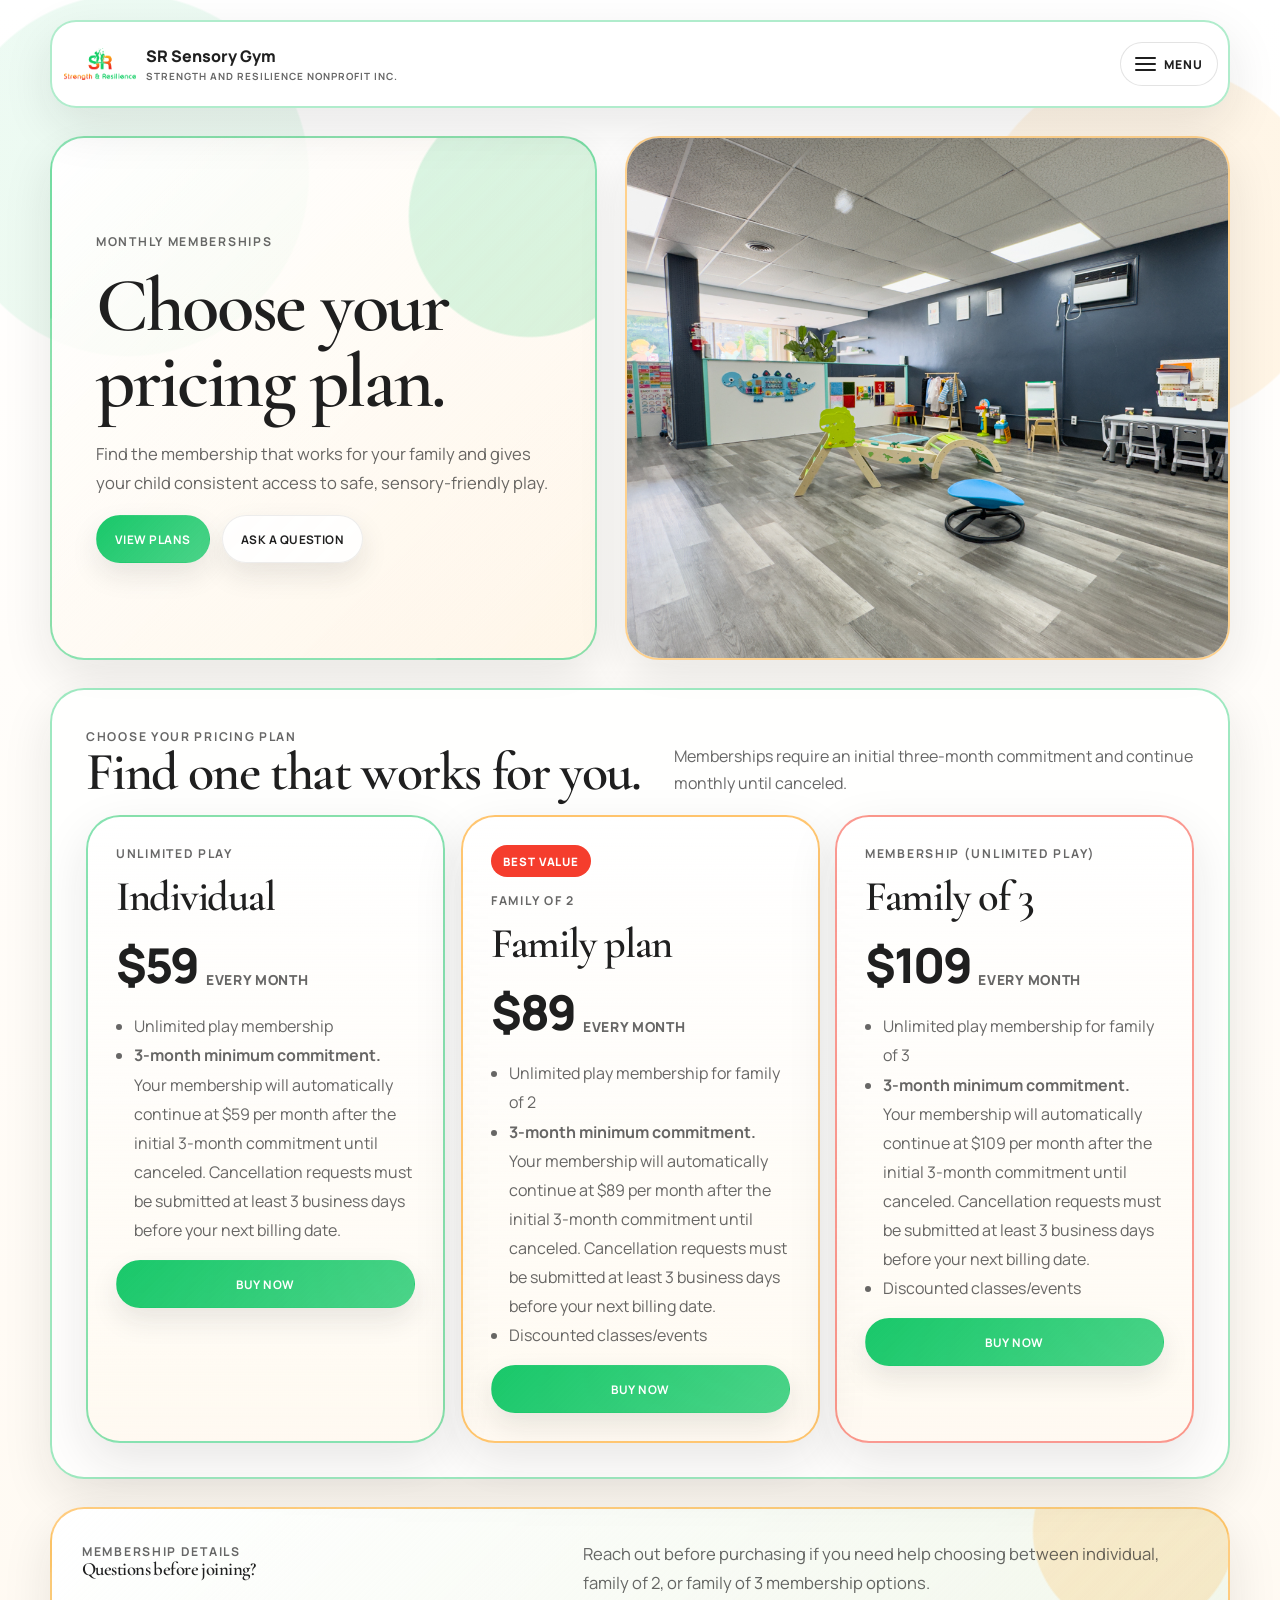
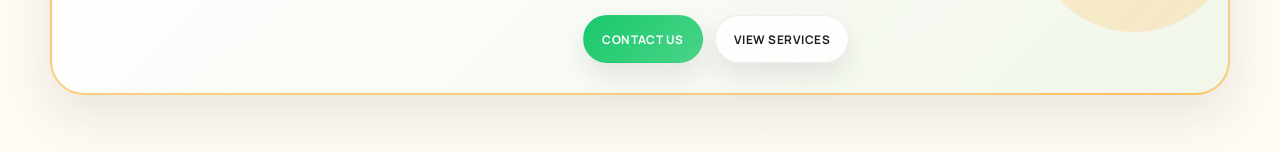
<file: strength-resilience-memberships.html>
<!DOCTYPE html>
<html lang="en">
<head>
  <meta charset="UTF-8" />
  <meta name="viewport" content="width=device-width, initial-scale=1.0" />
  <title>Memberships | SR Sensory Gym</title>
  <meta name="description" content="Choose an SR Sensory Gym monthly membership plan for unlimited play, family memberships, classes, events, and sensory-friendly access." />
  <style>
    @import url('https://fonts.googleapis.com/css2?family=Cormorant+Garamond:wght@500;600;700&family=Manrope:wght@400;500;600;700;800&display=swap');

    :root {
      --forest: #19c86a;
      --sun: #ffa41b;
      --poppy: #f53d2d;
      --cream: #ffffff;
      --warm-white: #ffffff;
      --ink: #1f1f1f;
      --muted: rgba(31, 31, 31, .68);
      --line: rgba(31, 31, 31, .16);
      --shadow: 0 18px 50px rgba(31, 31, 31, .1);
      --radius-xl: 34px;
      --radius-lg: 24px;
    }

    * { box-sizing: border-box; }
    html { scroll-behavior: smooth; }
    body {
      margin: 0;
      font-family: Manrope, ui-sans-serif, system-ui, -apple-system, BlinkMacSystemFont, "Segoe UI", sans-serif;
      color: var(--ink);
      background:
        radial-gradient(circle at 10% 10%, rgba(25,200,106,.08) 0 180px, transparent 182px),
        radial-gradient(circle at 90% 14%, rgba(255,164,27,.1) 0 180px, transparent 182px),
        linear-gradient(180deg, #ffffff 0%, rgba(255,164,27,.06) 100%);
    }

    a { color: inherit; text-decoration: none; }
    img { display: block; max-width: 100%; }
    h1, h2, h3, p { margin: 0; }

    h1, h2, h3 {
      font-family: "Cormorant Garamond", Georgia, serif;
      line-height: .95;
      letter-spacing: -.03em;
      font-weight: 600;
    }

    .page {
      width: min(1180px, calc(100% - 32px));
      margin: 0 auto;
      padding: 20px 0 56px;
    }

    .site-header {
      display: grid;
      justify-items: center;
      align-items: center;
      gap: 10px;
      padding: 14px 18px 16px;
      border: 2px solid rgba(25, 200, 106, .34);
      border-radius: 32px;
      background: rgba(255, 255, 255, .92);
      backdrop-filter: blur(10px);
      box-shadow: var(--shadow);
      position: sticky;
      top: 16px;
      z-index: 10;
    }

    .brand {
      display: flex;
      flex-direction: column;
      align-items: center;
      gap: 6px;
      min-width: 0;
      text-align: center;
    }

    .brand img {
      width: 82px;
      height: 82px;
      object-fit: contain;
    }

    .brand strong {
      display: block;
      font-size: 1.12rem;
      font-weight: 800;
    }

    .brand span,
    .eyebrow,
    .plan-label {
      color: var(--muted);
      font-size: .76rem;
      font-weight: 700;
      letter-spacing: .14em;
      text-transform: uppercase;
    }

    .brand span { display: block; margin-top: 5px; }

    .nav-links {
      display: flex;
      flex-wrap: wrap;
      justify-content: center;
      gap: 8px;
      width: 100%;
      padding-top: 12px;
      border-top: 1px solid rgba(31,31,31,.09);
    }

    .nav-links a,
    .button {
      display: inline-flex;
      align-items: center;
      justify-content: center;
      min-height: 40px;
      padding: 0 12px;
      border-radius: 999px;
      font-size: .74rem;
      font-weight: 700;
      letter-spacing: .04em;
      text-transform: uppercase;
    }

    .nav-links a {
      background: rgba(255,255,255,.9);
      border: 1px solid rgba(31,31,31,.08);
    }

    .nav-links a[aria-current="page"] {
      color: #ffffff;
      border-color: transparent;
      background: linear-gradient(135deg, var(--forest), rgba(25,200,106,.78));
    }

    .hero {
      display: grid;
      grid-template-columns: minmax(0, .95fr) minmax(0, 1.05fr);
      gap: 28px;
      margin-top: 28px;
      align-items: stretch;
    }

    .panel,
    .plan-card,
    .note-band {
      border: 2px solid var(--line);
      border-radius: var(--radius-xl);
      background: var(--warm-white);
      box-shadow: var(--shadow);
    }

    .hero-copy {
      display: grid;
      align-content: center;
      gap: 18px;
      padding: clamp(28px, 4vw, 44px);
      border-color: rgba(25, 200, 106, .5);
      background:
        radial-gradient(circle at 88% 15%, rgba(25,200,106,.16) 0 120px, transparent 122px),
        linear-gradient(135deg, #ffffff, rgba(255,164,27,.08));
    }

    .hero h1 {
      font-size: clamp(3.8rem, 9vw, 8rem);
    }

    .hero p,
    .note-band p {
      max-width: 620px;
      color: var(--muted);
      font-size: 1.04rem;
      line-height: 1.75;
    }

    .hero-photo {
      overflow: hidden;
      min-height: 520px;
      border-color: rgba(255, 164, 27, .5);
    }

    .hero-photo img {
      width: 100%;
      height: 100%;
      min-height: 520px;
      object-fit: cover;
    }

    .hero-actions {
      display: flex;
      flex-wrap: wrap;
      gap: 12px;
    }

    .button {
      min-height: 48px;
      padding: 0 18px;
      border: 1px solid transparent;
      box-shadow: 0 12px 28px rgba(31,31,31,.1);
    }

    .button.primary {
      color: #ffffff;
      background: linear-gradient(135deg, var(--forest), rgba(25,200,106,.78));
    }

    .button.secondary {
      color: var(--ink);
      background: rgba(255,255,255,.86);
      border-color: rgba(31,31,31,.08);
    }

    section {
      margin-top: 28px;
      scroll-margin-top: 132px;
    }

    .section {
      padding: clamp(24px, 3.2vw, 34px);
      border: 2px solid rgba(25, 200, 106, .42);
      border-radius: var(--radius-xl);
      background: rgba(255,255,255,.78);
      box-shadow: var(--shadow);
    }

    .section-head {
      display: flex;
      justify-content: space-between;
      align-items: end;
      gap: 20px;
      margin-bottom: 18px;
    }

    .section-head h2 {
      font-size: clamp(2.3rem, 4.2vw, 4rem);
    }

    .section-head p {
      max-width: 520px;
      color: var(--muted);
      line-height: 1.7;
    }

    .plan-grid {
      display: grid;
      grid-template-columns: repeat(3, minmax(0, 1fr));
      gap: 16px;
    }

    .plan-card {
      position: relative;
      display: grid;
      align-content: start;
      gap: 15px;
      padding: 28px;
      overflow: hidden;
      border-color: rgba(31,31,31,.1);
      background: linear-gradient(180deg, #ffffff, rgba(255,164,27,.05));
    }

    .plan-card:nth-child(1) { border-color: rgba(25,200,106,.52); }
    .plan-card:nth-child(2) { border-color: rgba(255,164,27,.62); }
    .plan-card:nth-child(3) { border-color: rgba(245,61,45,.52); }

    .badge {
      width: fit-content;
      min-height: 32px;
      display: inline-flex;
      align-items: center;
      padding: 0 12px;
      border-radius: 999px;
      color: #ffffff;
      background: var(--poppy);
      font-size: .72rem;
      font-weight: 900;
      letter-spacing: .08em;
      text-transform: uppercase;
    }

    .plan-card h3 {
      font-size: 2.65rem;
    }

    .price {
      display: flex;
      align-items: end;
      gap: 8px;
      font-size: 3rem;
      font-weight: 900;
      letter-spacing: -.05em;
    }

    .price span {
      padding-bottom: 8px;
      color: var(--muted);
      font-size: .86rem;
      font-weight: 800;
      letter-spacing: .05em;
      text-transform: uppercase;
    }

    .plan-card ul {
      margin: 0;
      padding-left: 18px;
      color: var(--muted);
      line-height: 1.82;
    }

    .note-band {
      display: grid;
      grid-template-columns: .88fr 1.12fr;
      gap: 18px;
      padding: 30px;
      border-color: rgba(255,164,27,.56);
      background:
        radial-gradient(circle at 92% 12%, rgba(255,164,27,.18) 0 100px, transparent 102px),
        linear-gradient(135deg, #ffffff, rgba(25,200,106,.06));
    }

    @media (max-width: 980px) {
      .hero,
      .plan-grid,
      .note-band {
        grid-template-columns: 1fr;
      }

      .hero-photo img {
        min-height: 420px;
      }
    }

    @media (max-width: 760px) {
      section {
        scroll-margin-top: 220px;
      }

      .site-header {
        padding: 16px 12px;
        border-radius: 26px;
      }

      .brand {
        width: 100%;
      }

      .brand img {
        width: 74px;
        height: 74px;
      }

      .nav-links {
        justify-content: flex-start;
        align-items: center;
        flex-wrap: nowrap;
        overflow-x: auto;
        padding: 12px 2px 5px;
        -webkit-overflow-scrolling: touch;
        scrollbar-width: none;
      }

      .nav-links::-webkit-scrollbar {
        display: none;
      }

      .nav-links a {
        flex: 0 0 auto;
      }

      .hero-actions {
        display: grid;
        grid-template-columns: 1fr;
      }
    }
  </style>
  <link rel="stylesheet" href="assets/strength-resilience/flow.css" />
  <link rel="stylesheet" href="assets/strength-resilience/layout-fit.css" />
</head>
<body>
  <div class="page">
    <header class="site-header">
      <a class="brand" href="index.html#home">
        <img src="assets/strength-resilience-logo.png" alt="Strength &amp; Resilience Children Lounge logo" />
        <div>
          <strong>SR Sensory Gym</strong>
          <span>Strength and Resilience Nonprofit Inc.</span>
        </div>
      </a>

      <button class="nav-toggle" type="button" aria-expanded="false" aria-controls="site-nav" aria-label="Open menu">
        <span class="nav-toggle-icon" aria-hidden="true"><span></span><span></span><span></span></span>
        <span class="nav-toggle-text">Menu</span>
      </button>

      <nav class="nav-links" id="site-nav" aria-label="Primary">
        <a href="index.html#home">Home</a>
        <a href="strength-resilience-book-now.html">Book Now</a>
        <a href="strength-resilience-book-a-party.html">Book a Party</a>
        <a href="strength-resilience-services.html">Services</a>
        <a href="strength-resilience-memberships.html" aria-current="page">Memberships</a>
        <a href="strength-resilience-events.html">Events</a>
        <a href="strength-resilience-waiver.html">Waiver</a>
        <a href="strength-resilience-shop.html">Shop</a>
        <a href="https://app.squareup.com/gift/MLZ7ERDANNXQT/order" target="_blank" rel="noopener noreferrer">Gift Card</a>
        <a href="index.html#about">About Us</a>
        <a href="strength-resilience-faq.html">FAQ's</a>
      </nav>
    </header>

    <main>
      <section class="hero" id="home">
        <article class="panel hero-copy">
          <span class="eyebrow">Monthly memberships</span>
          <h1>Choose your pricing plan.</h1>
          <p>
            Find the membership that works for your family and gives your child consistent access to safe, sensory-friendly play.
          </p>
          <div class="hero-actions">
            <a class="button primary" href="#plans">View plans</a>
            <a class="button secondary" href="mailto:Info@srchildrenslounge.com?subject=Membership%20Question">Ask a question</a>
          </div>
        </article>

        <article class="panel hero-photo">
          <img src="assets/strength-resilience/sr-open-play.jpeg" alt="SR Sensory Gym open play room with activity stations and sensory equipment" />
        </article>
      </section>

      <section class="section" id="plans">
        <div class="section-head">
          <div>
            <span class="eyebrow">Choose your pricing plan</span>
            <h2>Find one that works for you.</h2>
          </div>
          <p>
            Memberships require an initial three-month commitment and continue monthly until canceled.
          </p>
        </div>

        <div class="plan-grid">
          <article class="plan-card">
            <span class="plan-label">Unlimited Play</span>
            <h3>Individual</h3>
            <div class="price">$59 <span>Every month</span></div>
            <ul>
              <li>Unlimited play membership</li>
              <li><strong>3-month minimum commitment.</strong> Your membership will automatically continue at $59 per month after the initial 3-month commitment until canceled. Cancellation requests must be submitted at least 3 business days before your next billing date.</li>
            </ul>
            <a class="button primary" href="https://square.link/u/1DbGfhyq" target="_blank" rel="noopener noreferrer">Buy now</a>
          </article>

          <article class="plan-card">
            <span class="badge">Best Value</span>
            <span class="plan-label">Family of 2</span>
            <h3>Family plan</h3>
            <div class="price">$89 <span>Every month</span></div>
            <ul>
              <li>Unlimited play membership for family of 2</li>
              <li><strong>3-month minimum commitment.</strong> Your membership will automatically continue at $89 per month after the initial 3-month commitment until canceled. Cancellation requests must be submitted at least 3 business days before your next billing date.</li>
              <li>Discounted classes/events</li>
            </ul>
            <a class="button primary" href="https://square.link/u/biSWoOzy" target="_blank" rel="noopener noreferrer">Buy now</a>
          </article>

          <article class="plan-card">
            <span class="plan-label">Membership (Unlimited Play)</span>
            <h3>Family of 3</h3>
            <div class="price">$109 <span>Every month</span></div>
            <ul>
              <li>Unlimited play membership for family of 3</li>
              <li><strong>3-month minimum commitment.</strong> Your membership will automatically continue at $109 per month after the initial 3-month commitment until canceled. Cancellation requests must be submitted at least 3 business days before your next billing date.</li>
              <li>Discounted classes/events</li>
            </ul>
            <a class="button primary" href="https://square.link/u/2HJlktTx" target="_blank" rel="noopener noreferrer">Buy now</a>
          </article>
        </div>
      </section>

      <section class="note-band" id="details">
        <div>
          <span class="eyebrow">Membership details</span>
          <h3>Questions before joining?</h3>
        </div>
        <div>
          <p>
            Reach out before purchasing if you need help choosing between individual, family of 2, or family of 3 membership options.
          </p>
          <div class="hero-actions" style="margin-top: 18px;">
            <a class="button primary" href="mailto:Info@srchildrenslounge.com?subject=Membership%20Question">Contact us</a>
            <a class="button secondary" href="strength-resilience-services.html">View services</a>
          </div>
        </div>
      </section>
    </main>
  </div>
  <script src="assets/strength-resilience/flow.js"></script>
  <script src="assets/strength-resilience/nav.js"></script>
</body>
</html>
</file>
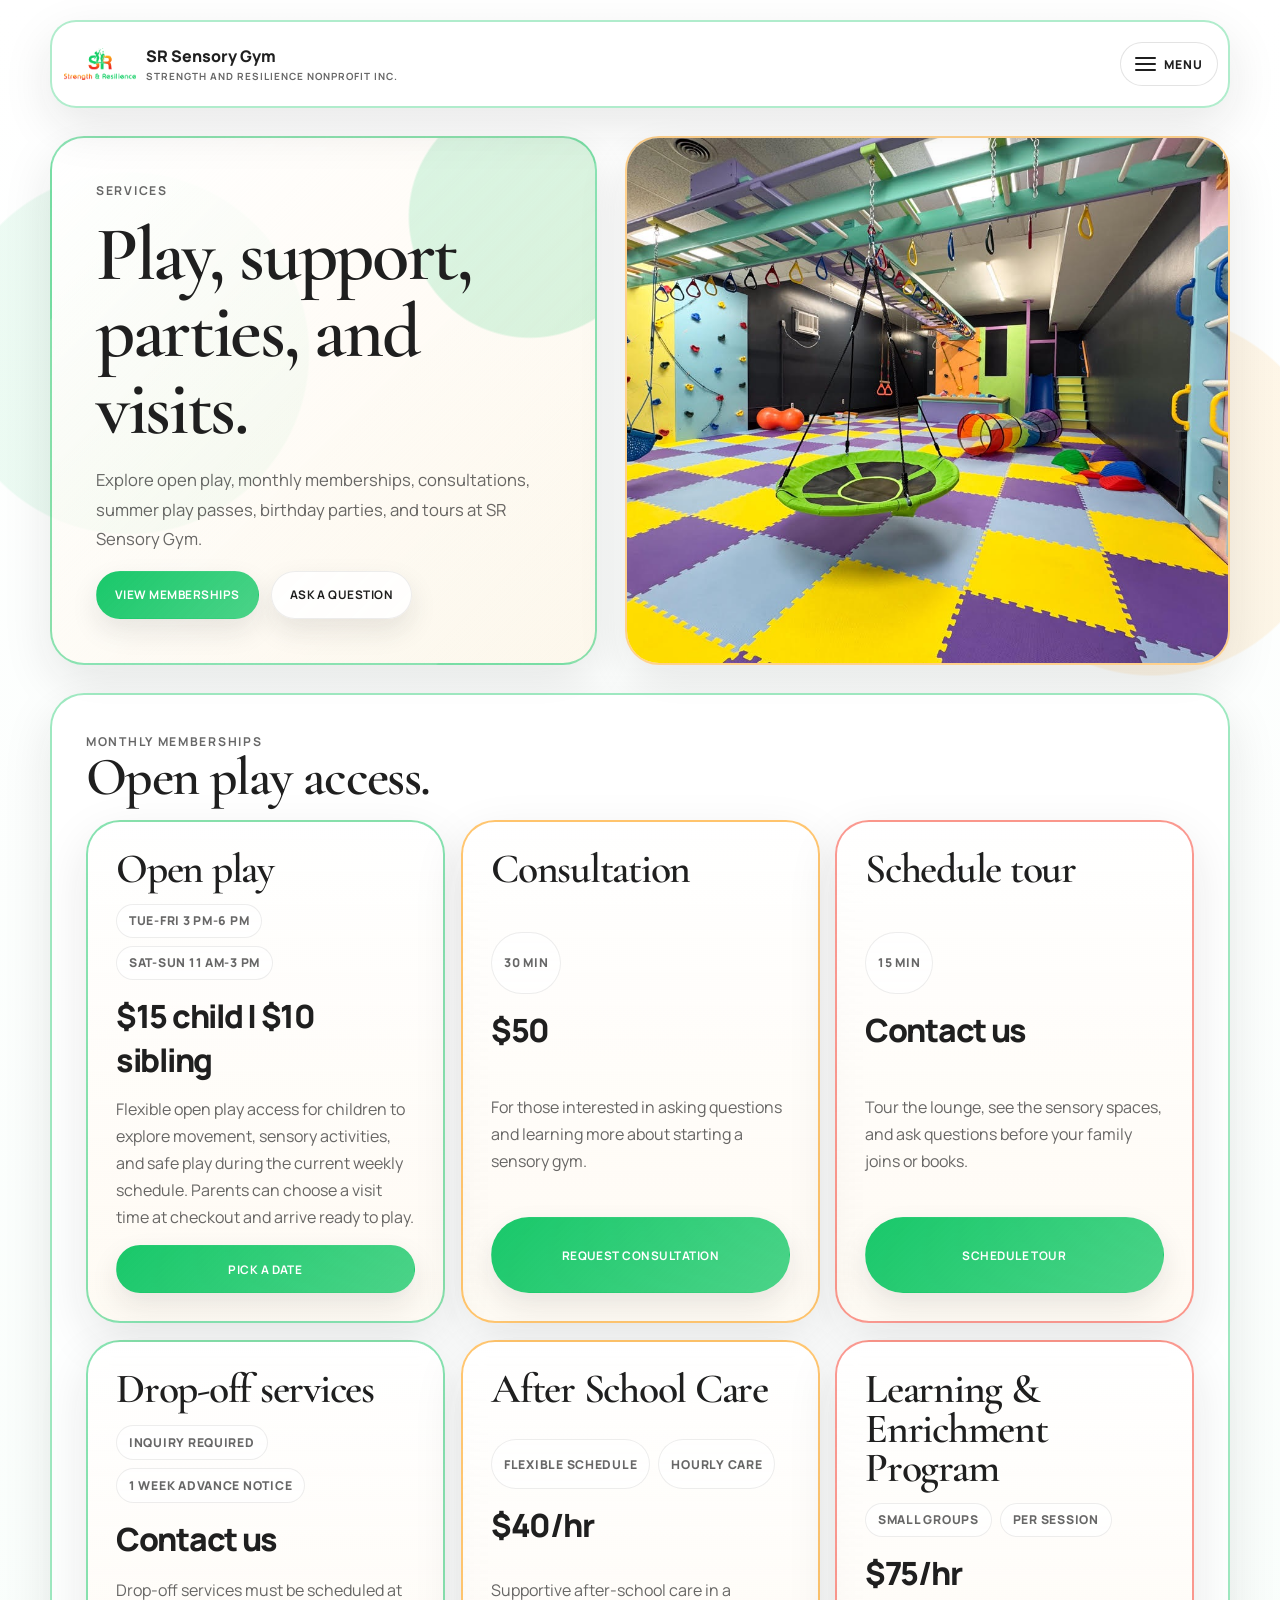
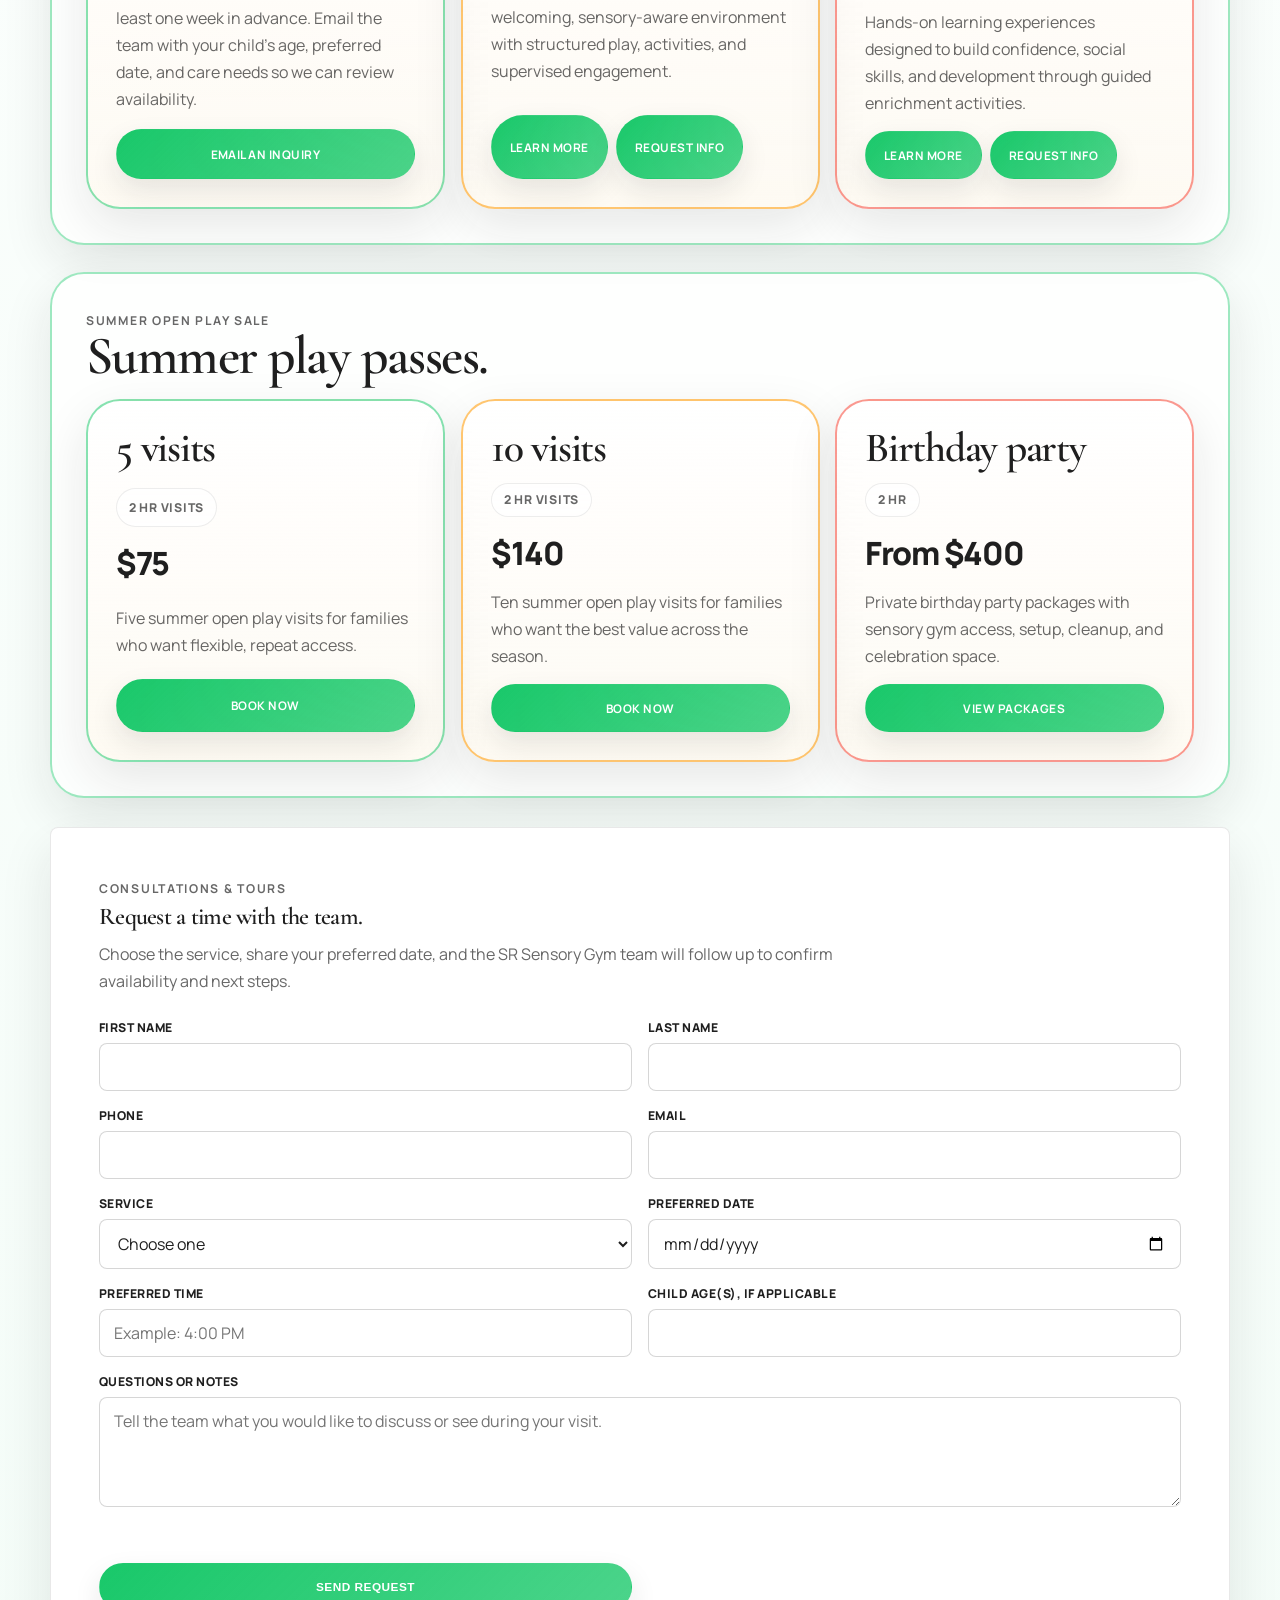
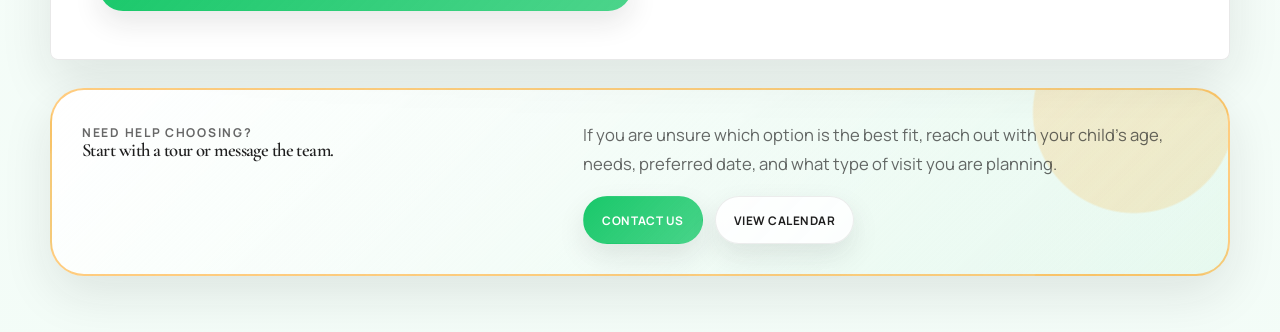
<file: strength-resilience-services.html>
<!DOCTYPE html>
<html lang="en">
<head>
  <meta charset="UTF-8" />
  <meta name="viewport" content="width=device-width, initial-scale=1.0" />
  <title>Services | SR Sensory Gym</title>
  <meta name="description" content="Explore SR Sensory Gym services, including open play, drop-off care inquiries, memberships, consultations, play passes, birthday parties, and tours." />
  <style>
    @import url('https://fonts.googleapis.com/css2?family=Cormorant+Garamond:wght@500;600;700&family=Manrope:wght@400;500;600;700;800&display=swap');

    :root {
      --forest: #19c86a;
      --sun: #ffa41b;
      --poppy: #f53d2d;
      --cream: #ffffff;
      --warm-white: #ffffff;
      --sage: rgba(25, 200, 106, .1);
      --sand: rgba(255, 164, 27, .12);
      --ink: #1f1f1f;
      --muted: rgba(31, 31, 31, .68);
      --line: rgba(31, 31, 31, .16);
      --shadow: 0 18px 50px rgba(31, 31, 31, .1);
      --radius-xl: 34px;
      --radius-lg: 24px;
    }

    * { box-sizing: border-box; }
    html { scroll-behavior: smooth; }
    body {
      margin: 0;
      font-family: Manrope, ui-sans-serif, system-ui, -apple-system, BlinkMacSystemFont, "Segoe UI", sans-serif;
      color: var(--ink);
      background:
        radial-gradient(circle at 10% 10%, rgba(25,200,106,.08) 0 180px, transparent 182px),
        radial-gradient(circle at 90% 14%, rgba(255,164,27,.1) 0 180px, transparent 182px),
        linear-gradient(180deg, #ffffff 0%, rgba(25,200,106,.05) 100%);
    }

    a { color: inherit; text-decoration: none; }
    img { display: block; max-width: 100%; }
    h1, h2, h3, p { margin: 0; }

    h1, h2, h3 {
      font-family: "Cormorant Garamond", Georgia, serif;
      line-height: .95;
      letter-spacing: -.03em;
      font-weight: 600;
    }

    .page {
      width: min(1180px, calc(100% - 32px));
      margin: 0 auto;
      padding: 20px 0 56px;
    }

    .site-header {
      display: grid;
      justify-items: center;
      align-items: center;
      gap: 10px;
      padding: 14px 18px 16px;
      border: 2px solid rgba(25, 200, 106, .34);
      border-radius: 32px;
      background: rgba(255, 255, 255, .92);
      backdrop-filter: blur(10px);
      box-shadow: var(--shadow);
      position: sticky;
      top: 16px;
      z-index: 10;
    }

    .brand {
      display: flex;
      flex-direction: column;
      align-items: center;
      gap: 6px;
      min-width: 0;
      text-align: center;
    }

    .brand img {
      width: 82px;
      height: 82px;
      object-fit: contain;
    }

    .brand strong {
      display: block;
      font-size: 1.12rem;
      font-weight: 800;
    }

    .brand span,
    .eyebrow,
    .info-label {
      color: var(--muted);
      font-size: .76rem;
      font-weight: 700;
      letter-spacing: .14em;
      text-transform: uppercase;
    }

    .brand span { display: block; margin-top: 5px; }

    .nav-links {
      display: flex;
      flex-wrap: wrap;
      justify-content: center;
      gap: 8px;
      width: 100%;
      padding-top: 12px;
      border-top: 1px solid rgba(31,31,31,.09);
    }

    .nav-links a,
    .button {
      display: inline-flex;
      align-items: center;
      justify-content: center;
      min-height: 40px;
      padding: 0 12px;
      border-radius: 999px;
      font-size: .74rem;
      font-weight: 700;
      letter-spacing: .04em;
      text-transform: uppercase;
    }

    .nav-links a {
      background: rgba(255,255,255,.9);
      border: 1px solid rgba(31,31,31,.08);
    }

    .nav-links a[aria-current="page"] {
      color: #ffffff;
      border-color: transparent;
      background: linear-gradient(135deg, var(--forest), rgba(25,200,106,.78));
    }

    .hero {
      display: grid;
      grid-template-columns: minmax(0, .95fr) minmax(0, 1.05fr);
      gap: 28px;
      margin-top: 28px;
      align-items: stretch;
    }

    .panel,
    .service-card,
    .note-band {
      border: 2px solid var(--line);
      border-radius: var(--radius-xl);
      background: var(--warm-white);
      box-shadow: var(--shadow);
    }

    .hero-copy {
      display: grid;
      align-content: center;
      gap: 18px;
      padding: clamp(28px, 4vw, 44px);
      border-color: rgba(25, 200, 106, .5);
      background:
        radial-gradient(circle at 88% 15%, rgba(25,200,106,.16) 0 120px, transparent 122px),
        linear-gradient(135deg, #ffffff, rgba(255,164,27,.08));
    }

    .hero h1 {
      font-size: clamp(3.8rem, 9vw, 8rem);
    }

    .hero p,
    .note-band p {
      max-width: 620px;
      color: var(--muted);
      font-size: 1.04rem;
      line-height: 1.75;
    }

    .hero-photo {
      overflow: hidden;
      min-height: 520px;
      border-color: rgba(255, 164, 27, .5);
    }

    .hero-photo img {
      width: 100%;
      height: 100%;
      min-height: 520px;
      object-fit: cover;
    }

    .hero-actions {
      display: flex;
      flex-wrap: wrap;
      gap: 12px;
    }

    .button {
      min-height: 48px;
      padding: 0 18px;
      border: 1px solid transparent;
      box-shadow: 0 12px 28px rgba(31,31,31,.1);
    }

    .button.primary {
      color: #ffffff;
      background: linear-gradient(135deg, var(--forest), rgba(25,200,106,.78));
    }

    .button.secondary {
      color: var(--ink);
      background: rgba(255,255,255,.86);
      border-color: rgba(31,31,31,.08);
    }

    section {
      margin-top: 28px;
      scroll-margin-top: 132px;
    }

    .section {
      padding: clamp(24px, 3.2vw, 34px);
      border: 2px solid rgba(25, 200, 106, .42);
      border-radius: var(--radius-xl);
      background: rgba(255,255,255,.78);
      box-shadow: var(--shadow);
    }

    .section-head {
      display: flex;
      justify-content: space-between;
      align-items: end;
      gap: 20px;
      margin-bottom: 18px;
    }

    .section-head h2 {
      font-size: clamp(2.3rem, 4.2vw, 4rem);
    }

    .section-head p {
      max-width: 520px;
      color: var(--muted);
      line-height: 1.7;
    }

    .service-grid {
      display: grid;
      grid-template-columns: repeat(3, minmax(0, 1fr));
      gap: 16px;
    }

    .service-card {
      display: grid;
      gap: 14px;
      padding: 28px;
      border-color: rgba(31,31,31,.1);
      background: linear-gradient(180deg, #ffffff, rgba(255,164,27,.05));
    }

    .service-card:nth-child(1),
    .service-card:nth-child(4) { border-color: rgba(25,200,106,.52); }
    .service-card:nth-child(2),
    .service-card:nth-child(5) { border-color: rgba(255,164,27,.62); }
    .service-card:nth-child(3),
    .service-card:nth-child(6) { border-color: rgba(245,61,45,.52); }

    .service-card h3 {
      font-size: 2.6rem;
    }

    .service-meta {
      display: flex;
      flex-wrap: wrap;
      gap: 8px;
    }

    .pill {
      display: inline-flex;
      align-items: center;
      min-height: 34px;
      padding: 0 12px;
      border: 1px solid rgba(31,31,31,.08);
      border-radius: 999px;
      background: rgba(255,255,255,.8);
      color: var(--muted);
      font-size: .76rem;
      font-weight: 800;
      letter-spacing: .06em;
      text-transform: uppercase;
    }

    .price {
      font-size: 2rem;
      font-weight: 900;
      letter-spacing: -.04em;
    }

    .service-card p {
      color: var(--muted);
      line-height: 1.7;
    }

    .note-band {
      display: grid;
      grid-template-columns: .88fr 1.12fr;
      gap: 18px;
      padding: 30px;
      border-color: rgba(255,164,27,.56);
      background:
        radial-gradient(circle at 92% 12%, rgba(255,164,27,.18) 0 100px, transparent 102px),
        linear-gradient(135deg, #ffffff, rgba(25,200,106,.06));
    }

    @media (max-width: 980px) {
      .hero,
      .service-grid,
      .note-band {
        grid-template-columns: 1fr;
      }

      .hero-photo img {
        min-height: 420px;
      }
    }

    @media (max-width: 760px) {
      section {
        scroll-margin-top: 220px;
      }

      .site-header {
        padding: 16px 12px;
        border-radius: 26px;
      }

      .brand {
        width: 100%;
      }

      .brand img {
        width: 74px;
        height: 74px;
      }

      .nav-links {
        justify-content: flex-start;
        align-items: center;
        flex-wrap: nowrap;
        overflow-x: auto;
        padding: 12px 2px 5px;
        -webkit-overflow-scrolling: touch;
        scrollbar-width: none;
      }

      .nav-links::-webkit-scrollbar {
        display: none;
      }

      .nav-links a {
        flex: 0 0 auto;
      }

      .hero-actions {
        display: grid;
        grid-template-columns: 1fr;
      }
    }
  </style>
  <link rel="stylesheet" href="assets/strength-resilience/flow.css" />
  <link rel="stylesheet" href="assets/strength-resilience/layout-fit.css" />
</head>
<body>
  <div class="page">
    <header class="site-header">
      <a class="brand" href="index.html#home">
        <img src="assets/strength-resilience-logo.png" alt="Strength &amp; Resilience Children Lounge logo" />
        <div>
          <strong>SR Sensory Gym</strong>
          <span>Strength and Resilience Nonprofit Inc.</span>
        </div>
      </a>

      <button class="nav-toggle" type="button" aria-expanded="false" aria-controls="site-nav" aria-label="Open menu">
        <span class="nav-toggle-icon" aria-hidden="true"><span></span><span></span><span></span></span>
        <span class="nav-toggle-text">Menu</span>
      </button>

      <nav class="nav-links" id="site-nav" aria-label="Primary">
        <a href="index.html#home">Home</a>
        <a href="strength-resilience-book-now.html">Book Now</a>
        <a href="strength-resilience-book-a-party.html">Book a Party</a>
        <a href="strength-resilience-services.html" aria-current="page">Services</a>
        <a href="strength-resilience-memberships.html">Memberships</a>
        <a href="strength-resilience-events.html">Events</a>
        <a href="strength-resilience-waiver.html">Waiver</a>
        <a href="strength-resilience-shop.html">Shop</a>
        <a href="https://app.squareup.com/gift/MLZ7ERDANNXQT/order" target="_blank" rel="noopener noreferrer">Gift Card</a>
        <a href="index.html#about">About Us</a>
        <a href="strength-resilience-faq.html">FAQ's</a>
      </nav>
    </header>

    <main>
      <section class="hero" id="home">
        <article class="panel hero-copy">
          <span class="eyebrow">Services</span>
          <h1>Play, support, parties, and visits.</h1>
          <p>
            Explore open play, monthly memberships, consultations, summer play passes, birthday parties, and tours at SR Sensory Gym.
          </p>
          <div class="hero-actions">
            <a class="button primary" href="#memberships">View memberships</a>
            <a class="button secondary" href="mailto:Info@srchildrenslounge.com?subject=SR%20Sensory%20Gym%20Service%20Question">Ask a question</a>
          </div>
        </article>

        <article class="panel hero-photo">
          <img src="assets/strength-resilience/sr-gym-main.jpeg" alt="SR Sensory Gym movement room with swings and colorful padded flooring" />
        </article>
      </section>

      <section class="section" id="memberships">
        <div class="section-head">
          <div>
            <span class="eyebrow">Monthly memberships</span>
            <h2>Open play access.</h2>
          </div>
        </div>

        <div class="service-grid">
          <article class="service-card">
            <h3>Open play</h3>
            <div class="service-meta">
              <span class="pill">Tue-Fri 3 PM-6 PM</span>
              <span class="pill">Sat-Sun 11 AM-3 PM</span>
            </div>
            <div class="price">$15 child | $10 sibling</div>
            <p>Flexible open play access for children to explore movement, sensory activities, and safe play during the current weekly schedule. Parents can choose a visit time at checkout and arrive ready to play.</p>
            <a class="button primary" href="https://square.link/u/XyNhhnHu" target="_blank" rel="noopener noreferrer">Pick a date</a>
          </article>

          <article class="service-card" id="drop-off">
            <h3>Consultation</h3>
            <div class="service-meta">
              <span class="pill">30 min</span>
            </div>
            <div class="price">$50</div>
            <p>For those interested in asking questions and learning more about starting a sensory gym.</p>
            <a class="button primary" href="#service-request" data-sr-service-choice="Sensory Gym Consultation - $50">Request consultation</a>
          </article>

          <article class="service-card">
            <h3>Schedule tour</h3>
            <div class="service-meta">
              <span class="pill">15 min</span>
            </div>
            <div class="price">Contact us</div>
            <p>Tour the lounge, see the sensory spaces, and ask questions before your family joins or books.</p>
            <a class="button primary" href="#service-request" data-sr-service-choice="Schedule a 15-minute Tour">Schedule tour</a>
          </article>

          <article class="service-card">
            <h3>Drop-off services</h3>
            <div class="service-meta">
              <span class="pill">Inquiry required</span>
              <span class="pill">1 week advance notice</span>
            </div>
            <div class="price">Contact us</div>
            <p>Drop-off services must be scheduled at least one week in advance. Email the team with your child's age, preferred date, and care needs so we can review availability.</p>
            <a class="button primary" href="mailto:Info@srchildrenslounge.com?subject=Drop-off%20Service%20Inquiry">Email an inquiry</a>
          </article>

          <article class="service-card">
            <h3>After School Care</h3>
            <div class="service-meta">
              <span class="pill">Flexible schedule</span>
              <span class="pill">Hourly care</span>
            </div>
            <div class="price">$40/hr</div>
            <p>Supportive after-school care in a welcoming, sensory-aware environment with structured play, activities, and supervised engagement.</p>
            <div style="display: flex; gap: 8px; flex-wrap: wrap;">
              <a class="button primary" href="assets/SR_AfterSchool_Updated.pdf" target="_blank" rel="noopener noreferrer">Learn More</a>
              <a class="button primary" href="#service-request" data-sr-service-choice="After School Care - $40/hr">Request info</a>
            </div>
          </article>

          <article class="service-card">
            <h3>Learning &amp; Enrichment Program</h3>
            <div class="service-meta">
              <span class="pill">Small groups</span>
              <span class="pill">Per session</span>
            </div>
            <div class="price">$75/hr</div>
            <p>Hands-on learning experiences designed to build confidence, social skills, and development through guided enrichment activities.</p>
            <div style="display: flex; gap: 8px; flex-wrap: wrap;">
              <a class="button primary" href="assets/SR_Learning_Enrichment_ProgramUpdated2.pdf" target="_blank" rel="noopener noreferrer">Learn More</a>
              <a class="button primary" href="#service-request" data-sr-service-choice="Learning &amp; Enrichment Program - $75/hr">Request info</a>
            </div>
          </article>
        </div>
      </section>

      <section class="section" id="summer">
        <div class="section-head">
          <div>
            <span class="eyebrow">Summer open play sale</span>
            <h2>Summer play passes.</h2>
          </div>
        </div>

        <div class="service-grid">
          <article class="service-card">
            <h3>5 visits</h3>
            <div class="service-meta">
              <span class="pill">2 hr visits</span>
            </div>
            <div class="price">$75</div>
            <p>Five summer open play visits for families who want flexible, repeat access.</p>
            <a class="button primary" href="https://square.link/u/JZ1hBdWG" target="_blank" rel="noopener noreferrer">Book now</a>
          </article>

          <article class="service-card">
            <h3>10 visits</h3>
            <div class="service-meta">
              <span class="pill">2 hr visits</span>
            </div>
            <div class="price">$140</div>
            <p>Ten summer open play visits for families who want the best value across the season.</p>
            <a class="button primary" href="https://square.link/u/PBx56q1J" target="_blank" rel="noopener noreferrer">Book now</a>
          </article>

          <article class="service-card">
            <h3>Birthday party</h3>
            <div class="service-meta">
              <span class="pill">2 hr</span>
            </div>
            <div class="price">From $400</div>
            <p>Private birthday party packages with sensory gym access, setup, cleanup, and celebration space.</p>
            <a class="button primary" href="strength-resilience-book-a-party.html">View packages</a>
          </article>
        </div>
      </section>

      <section class="sr-intake-panel" id="service-request">
        <span class="eyebrow">Consultations &amp; tours</span>
        <h2>Request a time with the team.</h2>
        <p>
          Choose the service, share your preferred date, and the SR Sensory Gym team will follow up to confirm availability and next steps.
        </p>

        <form data-sr-intake-form data-sr-service-request-form>
          <input type="hidden" name="intake_type" value="service_request" />
          <input type="text" name="_gotcha" tabindex="-1" autocomplete="off" style="position:absolute;left:-9999px;" aria-hidden="true" />
          <div class="sr-form-grid">
            <div class="sr-form-field">
              <label for="service-first-name">First name</label>
              <input id="service-first-name" name="first_name" autocomplete="given-name" required />
            </div>
            <div class="sr-form-field">
              <label for="service-last-name">Last name</label>
              <input id="service-last-name" name="last_name" autocomplete="family-name" required />
            </div>
            <div class="sr-form-field">
              <label for="service-phone">Phone</label>
              <input id="service-phone" name="phone" type="tel" autocomplete="tel" required />
            </div>
            <div class="sr-form-field">
              <label for="service-email">Email</label>
              <input id="service-email" name="email" type="email" autocomplete="email" required />
            </div>
            <div class="sr-form-field">
              <label for="service-type">Service</label>
              <select id="service-type" name="requested_service" required>
                <option value="">Choose one</option>
                <option value="Sensory Gym Consultation - $50">Sensory Gym Consultation - $50</option>
                <option value="Schedule a 15-minute Tour">Schedule a 15-minute Tour</option>
                <option value="Drop-off Services - Inquiry (1 week advance notice)">Drop-off Services - Inquiry (1 week advance notice)</option>
                <option value="After School Care - $40/hr">After School Care - $40/hr</option>
                <option value="Learning &amp; Enrichment Program - $75/hr">Learning &amp; Enrichment Program - $75/hr</option>
              </select>
            </div>
            <div class="sr-form-field">
              <label for="service-date">Preferred date</label>
              <input id="service-date" name="preferred_date" type="date" required />
            </div>
            <div class="sr-form-field">
              <label for="service-time">Preferred time</label>
              <input id="service-time" name="preferred_time" placeholder="Example: 4:00 PM" required />
            </div>
            <div class="sr-form-field">
              <label for="service-child-ages">Child age(s), if applicable</label>
              <input id="service-child-ages" name="child_ages" />
            </div>
            <div class="sr-form-field full">
              <label for="service-message">Questions or notes</label>
              <textarea id="service-message" name="message" placeholder="Tell the team what you would like to discuss or see during your visit."></textarea>
            </div>
            <p class="sr-form-status" data-sr-form-status aria-live="polite"></p>
            <button class="button primary" type="submit">Send request</button>
          </div>
        </form>
      </section>

      <section class="note-band" id="contact">
        <div>
          <span class="eyebrow">Need help choosing?</span>
          <h3>Start with a tour or message the team.</h3>
        </div>
        <div>
          <p>
            If you are unsure which option is the best fit, reach out with your child's age, needs, preferred date, and what type of visit you are planning.
          </p>
          <div class="hero-actions" style="margin-top: 18px;">
            <a class="button primary" href="mailto:Info@srchildrenslounge.com?subject=SR%20Sensory%20Gym%20Service%20Question">Contact us</a>
            <a class="button secondary" href="strength-resilience-events.html">View calendar</a>
          </div>
        </div>
      </section>
    </main>
  </div>
  <script src="assets/strength-resilience/flow.js"></script>
  <script src="assets/strength-resilience/nav.js"></script>
  <script src="assets/strength-resilience/sr-services.js"></script>
  <script src="assets/strength-resilience/sr-family-intake.js"></script>
</body>
</html>
</file>
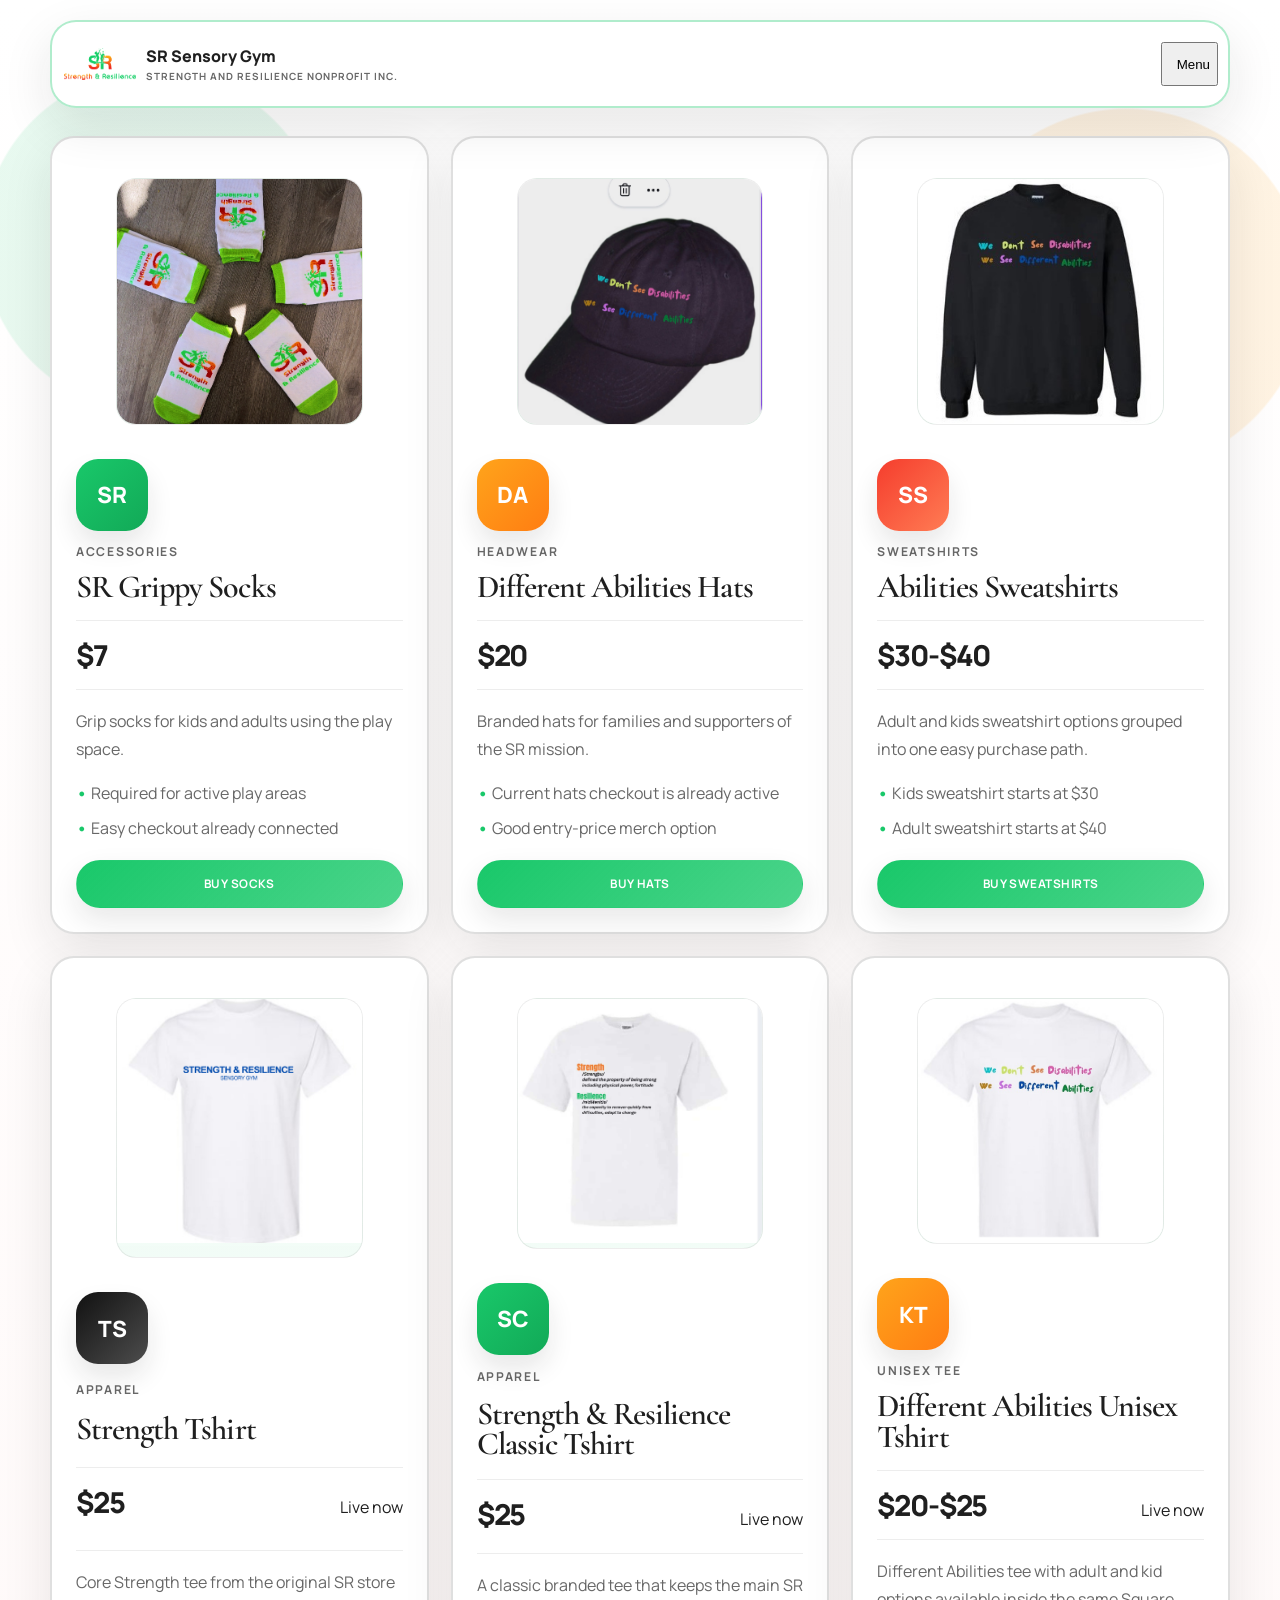
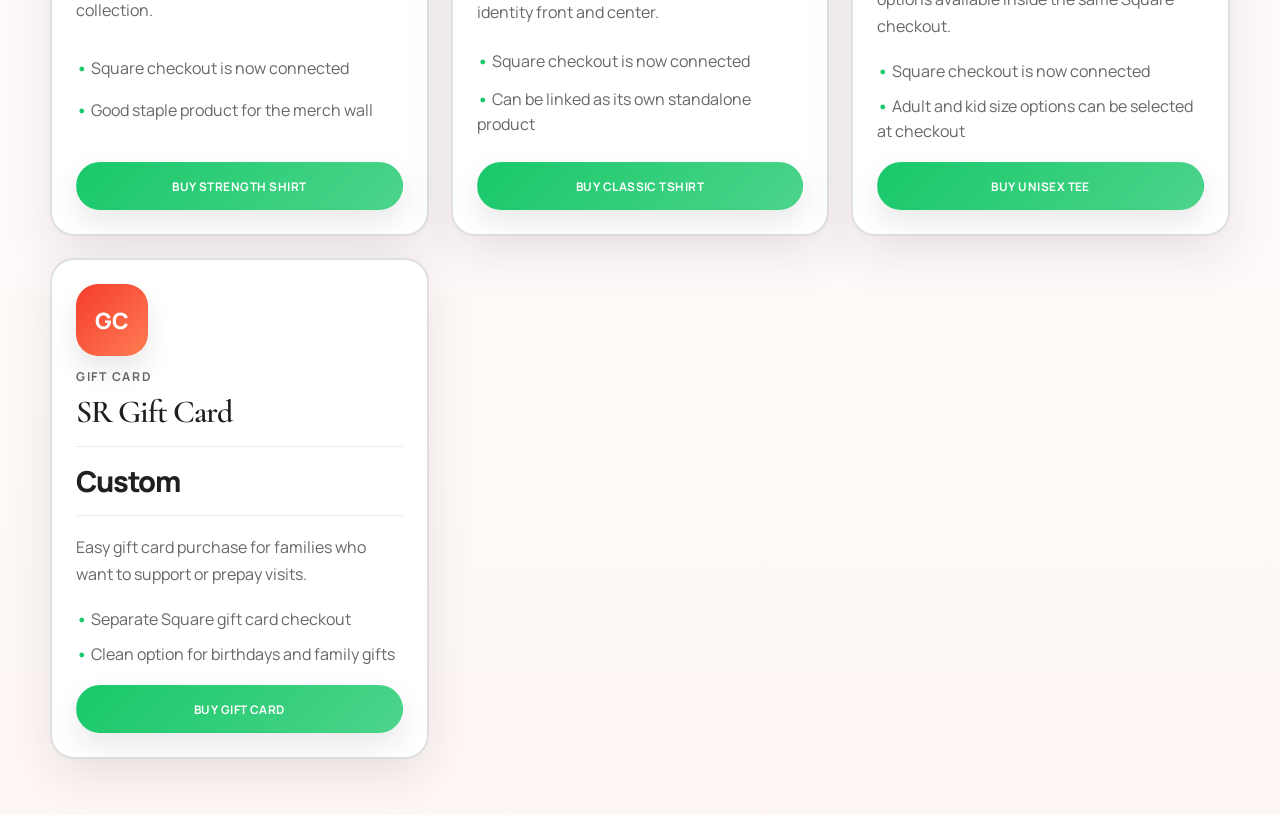
<file: strength-resilience-shop.html>
<!DOCTYPE html>
<html lang="en">
<head>
  <meta charset="UTF-8" />
  <meta name="viewport" content="width=device-width, initial-scale=1.0" />
  <title>Shop | SR Sensory Gym</title>
  <meta name="description" content="Browse SR Sensory Gym merchandise including socks, hats, sweatshirts, and apparel from the Strength and Resilience shop." />
  <style>
    @import url('https://fonts.googleapis.com/css2?family=Cormorant+Garamond:wght@500;600;700&family=Manrope:wght@400;500;600;700;800&display=swap');

    :root {
      --forest: #19c86a;
      --sun: #ffa41b;
      --poppy: #f53d2d;
      --ink: #1f1f1f;
      --muted: rgba(31, 31, 31, .68);
      --line: rgba(31, 31, 31, .14);
      --soft-line: rgba(31, 31, 31, .08);
      --warm-white: #ffffff;
      --shadow: 0 18px 50px rgba(31, 31, 31, .1);
      --radius-xl: 34px;
      --radius-lg: 24px;
      --radius-md: 18px;
    }

    * { box-sizing: border-box; }
    html { scroll-behavior: smooth; }
    body {
      margin: 0;
      font-family: Manrope, ui-sans-serif, system-ui, -apple-system, BlinkMacSystemFont, "Segoe UI", sans-serif;
      color: var(--ink);
      background:
        radial-gradient(circle at 12% 10%, rgba(25,200,106,.1) 0 170px, transparent 172px),
        radial-gradient(circle at 88% 12%, rgba(255,164,27,.12) 0 180px, transparent 182px),
        linear-gradient(180deg, #ffffff 0%, rgba(245, 61, 45, .04) 100%);
    }

    a { color: inherit; text-decoration: none; }
    h1, h2, h3, p { margin: 0; }

    h1, h2, h3 {
      font-family: "Cormorant Garamond", Georgia, serif;
      line-height: .95;
      letter-spacing: -.03em;
      font-weight: 600;
    }

    .page {
      width: min(1180px, calc(100% - 32px));
      margin: 0 auto;
      padding: 20px 0 56px;
    }

    .site-header {
      display: grid;
      justify-items: center;
      align-items: center;
      gap: 10px;
      padding: 14px 18px 16px;
      border: 2px solid rgba(25, 200, 106, .34);
      border-radius: 32px;
      background: rgba(255, 255, 255, .92);
      backdrop-filter: blur(10px);
      box-shadow: var(--shadow);
      position: sticky;
      top: 16px;
      z-index: 10;
    }

    .brand {
      display: flex;
      flex-direction: column;
      align-items: center;
      gap: 6px;
      min-width: 0;
      text-align: center;
    }

    .brand img {
      width: 82px;
      height: 82px;
      object-fit: contain;
    }

    .brand strong {
      display: block;
      font-size: 1.12rem;
      font-weight: 800;
    }

    .brand span,
    .eyebrow,
    .card-tag,
    .note-label {
      color: var(--muted);
      font-size: .76rem;
      font-weight: 700;
      letter-spacing: .14em;
      text-transform: uppercase;
    }

    .brand span { display: block; margin-top: 5px; }

    .nav-links {
      display: flex;
      flex-wrap: wrap;
      justify-content: center;
      gap: 8px;
      width: 100%;
      padding-top: 12px;
      border-top: 1px solid rgba(31,31,31,.09);
    }

    .nav-links a,
    .button,
    .ghost-button {
      display: inline-flex;
      align-items: center;
      justify-content: center;
      min-height: 40px;
      padding: 0 12px;
      border-radius: 999px;
      font-size: .74rem;
      font-weight: 700;
      letter-spacing: .04em;
      text-transform: uppercase;
    }

    .nav-links a {
      background: rgba(255,255,255,.9);
      border: 1px solid rgba(31,31,31,.08);
    }

    .nav-links a[aria-current="page"] {
      color: #ffffff;
      border-color: transparent;
      background: linear-gradient(135deg, var(--forest), rgba(25,200,106,.78));
    }

    .shop-grid,
    .live-links,
    .next-links {
      display: grid;
      gap: 22px;
    }

    .panel,
    .product-card,
    .link-panel,
    .cta-panel {
      border: 2px solid var(--line);
      border-radius: var(--radius-xl);
      background: var(--warm-white);
      box-shadow: var(--shadow);
    }

    .section-intro,
    .product-card p,
    .link-panel p,
    .cta-panel p {
      color: var(--muted);
      line-height: 1.72;
      font-size: 1rem;
    }

    .button,
    .ghost-button {
      min-height: 48px;
      padding: 0 18px;
      border: 1px solid transparent;
      box-shadow: 0 12px 28px rgba(31,31,31,.1);
    }

    .button {
      color: #ffffff;
      background: linear-gradient(135deg, var(--forest), rgba(25,200,106,.78));
    }

    .ghost-button {
      color: var(--ink);
      background: rgba(255,255,255,.88);
      border-color: var(--soft-line);
    }

    section {
      margin-top: 28px;
      scroll-margin-top: 130px;
    }

    .section-head {
      display: grid;
      gap: 10px;
      margin-bottom: 18px;
    }

    .section-head h2 {
      font-size: clamp(2.8rem, 6vw, 4.8rem);
    }

    .shop-grid {
      grid-template-columns: repeat(3, minmax(0, 1fr));
    }

    .product-card {
      display: grid;
      gap: 18px;
      padding: 24px;
      border-radius: var(--radius-lg);
    }

    .product-cover {
      overflow: hidden;
      border-radius: 20px;
      border: 1px solid var(--soft-line);
      background: linear-gradient(180deg, rgba(255,255,255,.98), rgba(25,200,106,.06));
      box-shadow: inset 0 1px 0 rgba(255,255,255,.7);
    }

    .product-cover img {
      display: block;
      width: 100%;
      aspect-ratio: 1 / 1;
      object-fit: cover;
      object-position: center;
    }

    .product-top {
      display: grid;
      gap: 12px;
    }

    .product-badge {
      width: 72px;
      height: 72px;
      border-radius: 22px;
      display: grid;
      place-items: center;
      font-size: 1.4rem;
      font-weight: 800;
      color: #ffffff;
      box-shadow: 0 14px 26px rgba(31,31,31,.1);
    }

    .product-card:nth-child(4n + 1) .product-badge { background: linear-gradient(135deg, var(--forest), #12a957); }
    .product-card:nth-child(4n + 2) .product-badge { background: linear-gradient(135deg, var(--sun), #ff7d12); }
    .product-card:nth-child(4n + 3) .product-badge { background: linear-gradient(135deg, var(--poppy), #ff7c54); }
    .product-card:nth-child(4n) .product-badge { background: linear-gradient(135deg, #111111, #4d4d4d); }

    .product-card h3 {
      font-size: 2rem;
    }

    .price-row {
      display: flex;
      align-items: baseline;
      justify-content: space-between;
      gap: 12px;
      padding: 14px 0;
      border-top: 1px solid var(--soft-line);
      border-bottom: 1px solid var(--soft-line);
    }

    .price {
      font-size: 1.8rem;
      font-weight: 800;
      letter-spacing: -.04em;
    }

    .product-card ul {
      display: grid;
      gap: 10px;
      margin: 0;
      padding: 0;
      list-style: none;
      color: var(--muted);
      line-height: 1.58;
    }

    .product-card li::before {
      content: "• ";
      color: var(--forest);
      font-weight: 800;
    }

    .product-actions {
      display: flex;
      flex-wrap: wrap;
      gap: 10px;
      margin-top: auto;
    }

    .product-actions .button,
    .product-actions .ghost-button {
      flex: 1 1 200px;
    }

    .product-actions .ghost-button.pending {
      background: rgba(31,31,31,.04);
      color: var(--muted);
      box-shadow: none;
    }

    .link-layout {
      display: grid;
      grid-template-columns: minmax(0, 1fr) minmax(0, 1fr);
      gap: 22px;
    }

    .link-panel,
    .cta-panel {
      padding: 24px;
      border-radius: var(--radius-lg);
    }

    .link-panel h3,
    .cta-panel h3 {
      font-size: 2rem;
      margin-bottom: 12px;
    }

    .live-links,
    .next-links {
      margin-top: 18px;
    }

    .link-row {
      display: flex;
      align-items: center;
      justify-content: space-between;
      gap: 16px;
      padding: 16px 18px;
      border: 1px solid var(--soft-line);
      border-radius: var(--radius-md);
      background: rgba(255,255,255,.8);
    }

    .link-row strong {
      display: block;
      font-size: 1rem;
      margin-bottom: 6px;
    }

    .link-row span {
      color: var(--muted);
      font-size: .92rem;
    }

    .cta-panel {
      border-color: rgba(255,164,27,.44);
      background:
        radial-gradient(circle at top right, rgba(255,164,27,.16), transparent 40%),
        linear-gradient(145deg, #ffffff, rgba(245,61,45,.05));
    }

    .cta-panel .button {
      margin-top: 18px;
    }

    @media (max-width: 980px) {
      .link-layout,
      .shop-grid {
        grid-template-columns: 1fr;
      }

    }

    @media (max-width: 720px) {
      .page {
        width: min(100% - 20px, 1180px);
        padding-top: 14px;
      }

      .site-header {
        position: static;
        top: auto;
        padding: 14px 12px;
      }

      .nav-links {
        flex-wrap: nowrap;
        justify-content: flex-start;
        gap: 6px;
        overflow-x: auto;
        -webkit-overflow-scrolling: touch;
        scrollbar-width: none;
      }

      .nav-links::-webkit-scrollbar {
        display: none;
      }

      .nav-links a {
        width: auto;
        flex: 0 0 auto;
        white-space: nowrap;
      }

      .button,
      .ghost-button {
        width: 100%;
      }

      .hero h1,
      .section-head h2 {
        line-height: 1;
      }

      .product-actions {
        grid-template-columns: 1fr;
      }

      .link-row {
        flex-direction: column;
        align-items: flex-start;
      }
    }
  </style>
  <link rel="stylesheet" href="assets/strength-resilience/layout-fit.css" />
</head>
<body>
  <div class="page">
    <header class="site-header">
      <a class="brand" href="index.html#home">
        <img src="assets/strength-resilience-logo.png" alt="Strength &amp; Resilience Children Lounge logo" />
        <div>
          <strong>SR Sensory Gym</strong>
          <span>Strength and Resilience Nonprofit Inc.</span>
        </div>
      </a>

      <button class="nav-toggle" type="button" aria-expanded="false" aria-controls="site-nav" aria-label="Open menu">
        <span class="nav-toggle-icon" aria-hidden="true"><span></span><span></span><span></span></span>
        <span class="nav-toggle-text">Menu</span>
      </button>

      <nav class="nav-links" id="site-nav" aria-label="Primary">
        <a href="index.html#home">Home</a>
        <a href="strength-resilience-book-now.html">Book Now</a>
        <a href="strength-resilience-book-a-party.html">Book a Party</a>
        <a href="strength-resilience-services.html">Services</a>
        <a href="strength-resilience-memberships.html">Memberships</a>
        <a href="strength-resilience-events.html">Events</a>
        <a href="strength-resilience-waiver.html">Waiver</a>
        <a href="strength-resilience-shop.html" aria-current="page">Shop</a>
        <a href="https://app.squareup.com/gift/MLZ7ERDANNXQT/order" target="_blank" rel="noopener noreferrer">Gift Card</a>
        <a href="index.html#about">About Us</a>
        <a href="strength-resilience-faq.html">FAQ's</a>
        <a href="strength-resilience-book-now.html#field-trips">Field Trips</a>
        <a href="strength-resilience-services.html#drop-off">Drop-off Services</a>
      </nav>
    </header>

    <main>
      <section id="catalog">
        <div class="shop-grid">
          <article class="product-card">
            <figure class="product-cover">
              <img src="assets/strength-resilience/sr-grippy-socks-cover.jpg" alt="SR Grippy Socks product image" />
            </figure>
            <div class="product-top">
              <div class="product-badge">SR</div>
              <span class="card-tag">Accessories</span>
              <h3>SR Grippy Socks</h3>
            </div>
            <div class="price-row">
              <span class="price">$7</span>
            </div>
            <p>Grip socks for kids and adults using the play space.</p>
            <ul>
              <li>Required for active play areas</li>
              <li>Easy checkout already connected</li>
            </ul>
            <div class="product-actions">
              <a class="button" href="https://square.link/u/NXiAli9T" target="_blank" rel="noopener noreferrer">Buy socks</a>
            </div>
          </article>

          <article class="product-card">
            <figure class="product-cover">
              <img src="assets/strength-resilience/sr-hats-cover.jpg" alt="Different Abilities hats product image" />
            </figure>
            <div class="product-top">
              <div class="product-badge">DA</div>
              <span class="card-tag">Headwear</span>
              <h3>Different Abilities Hats</h3>
            </div>
            <div class="price-row">
              <span class="price">$20</span>
            </div>
            <p>Branded hats for families and supporters of the SR mission.</p>
            <ul>
              <li>Current hats checkout is already active</li>
              <li>Good entry-price merch option</li>
            </ul>
            <div class="product-actions">
              <a class="button" href="https://square.link/u/zEARYSxe" target="_blank" rel="noopener noreferrer">Buy hats</a>
            </div>
          </article>

          <article class="product-card">
            <figure class="product-cover">
              <img src="assets/strength-resilience/sr-abilities-sweatshirt-cover.jpg" alt="Different Abilities sweatshirt product mockup" />
            </figure>
            <div class="product-top">
              <div class="product-badge">SS</div>
              <span class="card-tag">Sweatshirts</span>
              <h3>Abilities Sweatshirts</h3>
            </div>
            <div class="price-row">
              <span class="price">$30-$40</span>
            </div>
            <p>Adult and kids sweatshirt options grouped into one easy purchase path.</p>
            <ul>
              <li>Kids sweatshirt starts at $30</li>
              <li>Adult sweatshirt starts at $40</li>
            </ul>
            <div class="product-actions">
              <a class="button" href="https://square.link/u/XzsOlg9N" target="_blank" rel="noopener noreferrer">Buy sweatshirts</a>
            </div>
          </article>

          <article class="product-card">
            <figure class="product-cover">
              <img src="assets/strength-resilience/sr-strength-tshirt-cover.png" alt="White Strength and Resilience Sensory Gym t-shirt mockup" />
            </figure>
            <div class="product-top">
              <div class="product-badge">TS</div>
              <span class="card-tag">Apparel</span>
              <h3>Strength Tshirt</h3>
            </div>
            <div class="price-row">
              <span class="price">$25</span>
              <span>Live now</span>
            </div>
            <p>Core Strength tee from the original SR store collection.</p>
            <ul>
              <li>Square checkout is now connected</li>
              <li>Good staple product for the merch wall</li>
            </ul>
            <div class="product-actions">
              <a class="button" href="https://square.link/u/oOrkdGjy" target="_blank" rel="noopener noreferrer">Buy strength shirt</a>
            </div>
          </article>

          <article class="product-card">
            <figure class="product-cover">
              <img src="assets/strength-resilience/sr-strength-resilience-classic-cover.png" alt="White Strength and Resilience classic t-shirt mockup" />
            </figure>
            <div class="product-top">
              <div class="product-badge">SC</div>
              <span class="card-tag">Apparel</span>
              <h3>Strength &amp; Resilience Classic Tshirt</h3>
            </div>
            <div class="price-row">
              <span class="price">$25</span>
              <span>Live now</span>
            </div>
            <p>A classic branded tee that keeps the main SR identity front and center.</p>
            <ul>
              <li>Square checkout is now connected</li>
              <li>Can be linked as its own standalone product</li>
            </ul>
            <div class="product-actions">
              <a class="button" href="https://square.link/u/voh2BMk5" target="_blank" rel="noopener noreferrer">Buy classic tshirt</a>
            </div>
          </article>

          <article class="product-card">
            <figure class="product-cover">
              <img src="assets/strength-resilience/sr-kids-unisex-tee-cover.jpg" alt="Kids different abilities unisex t-shirt product mockup" />
            </figure>
            <div class="product-top">
              <div class="product-badge">KT</div>
              <span class="card-tag">Unisex Tee</span>
              <h3>Different Abilities Unisex Tshirt</h3>
            </div>
            <div class="price-row">
              <span class="price">$20-$25</span>
              <span>Live now</span>
            </div>
            <p>Different Abilities tee with adult and kid options available inside the same Square checkout.</p>
            <ul>
              <li>Square checkout is now connected</li>
              <li>Adult and kid size options can be selected at checkout</li>
            </ul>
            <div class="product-actions">
              <a class="button" href="https://square.link/u/KAfpRdyr" target="_blank" rel="noopener noreferrer">Buy unisex tee</a>
            </div>
          </article>

          <article class="product-card">
            <div class="product-top">
              <div class="product-badge">GC</div>
              <span class="card-tag">Gift Card</span>
              <h3>SR Gift Card</h3>
            </div>
            <div class="price-row">
              <span class="price">Custom</span>
            </div>
            <p>Easy gift card purchase for families who want to support or prepay visits.</p>
            <ul>
              <li>Separate Square gift card checkout</li>
              <li>Clean option for birthdays and family gifts</li>
            </ul>
            <div class="product-actions">
              <a class="button" href="https://app.squareup.com/gift/MLZ7ERDANNXQT/order" target="_blank" rel="noopener noreferrer">Buy gift card</a>
            </div>
          </article>
        </div>
      </section>

    </main>
  </div>
  <script src="assets/strength-resilience/nav.js"></script>
</body>
</html>
</file>
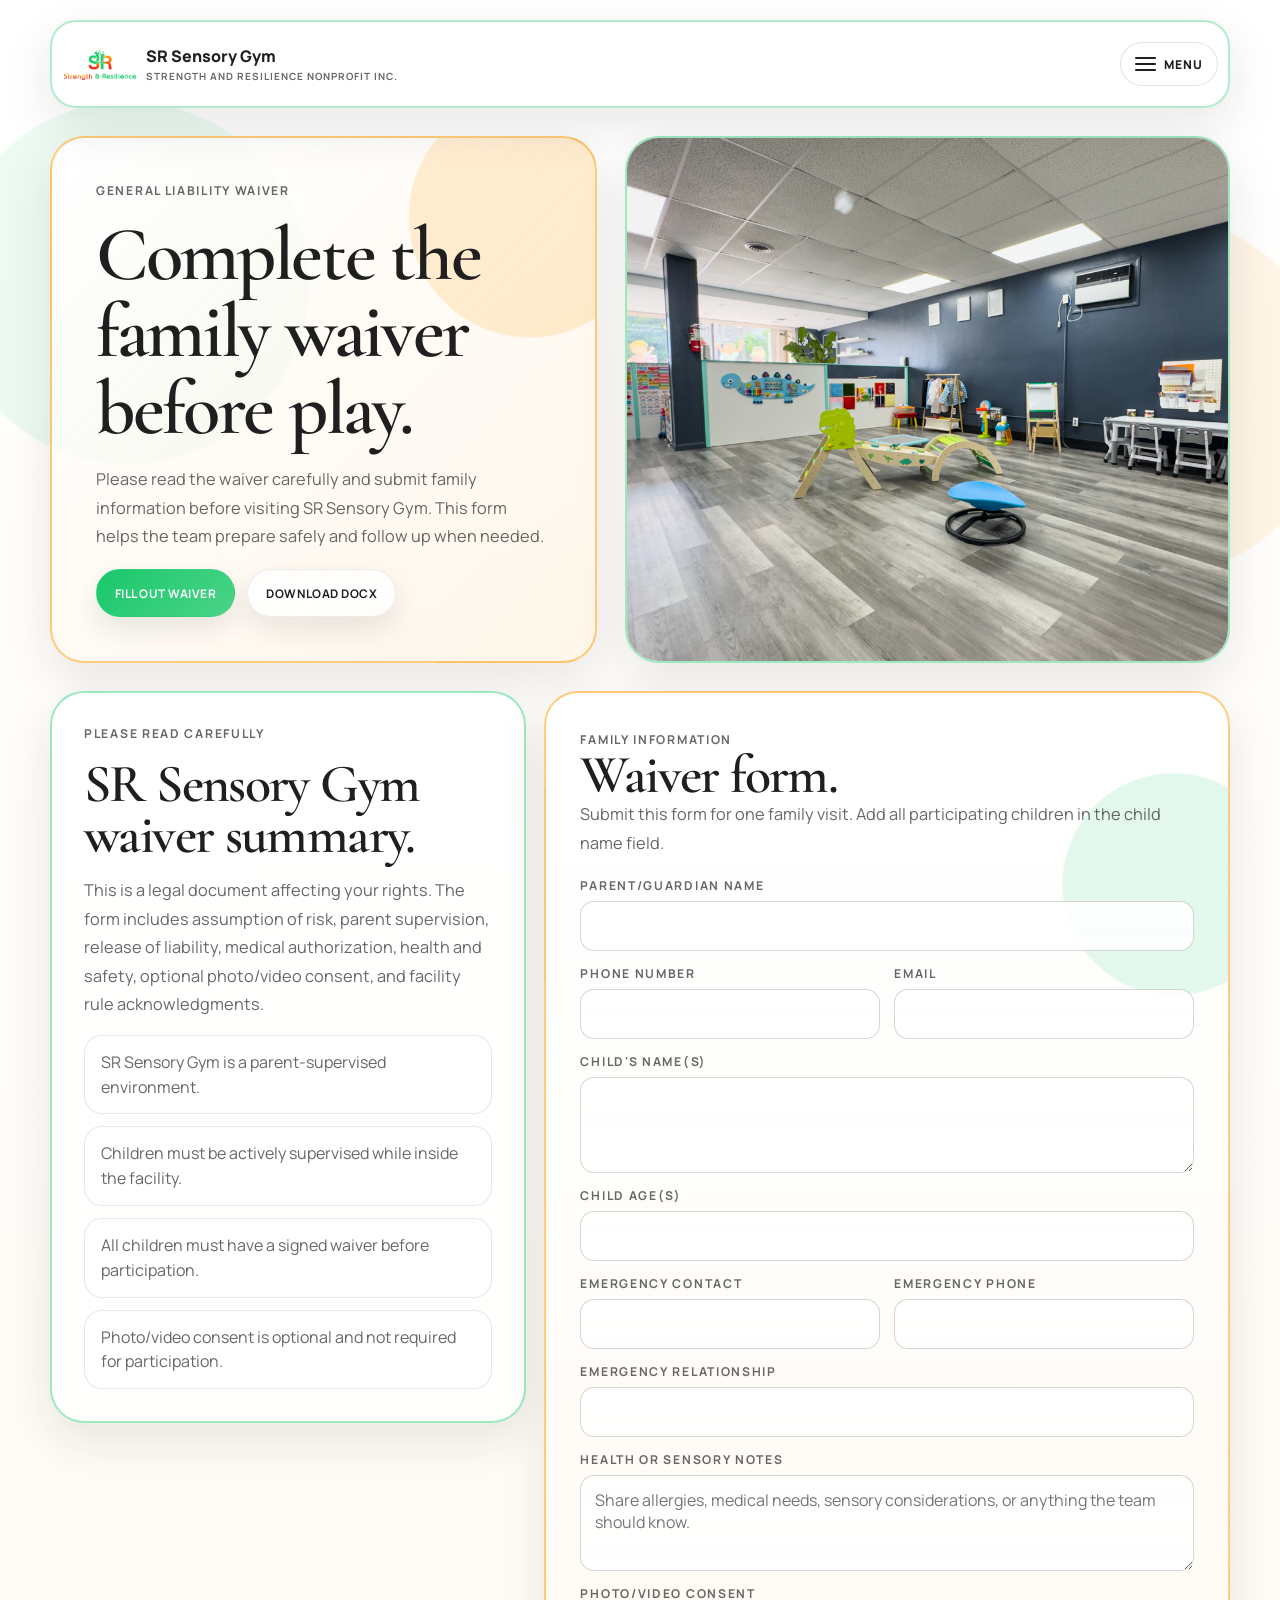
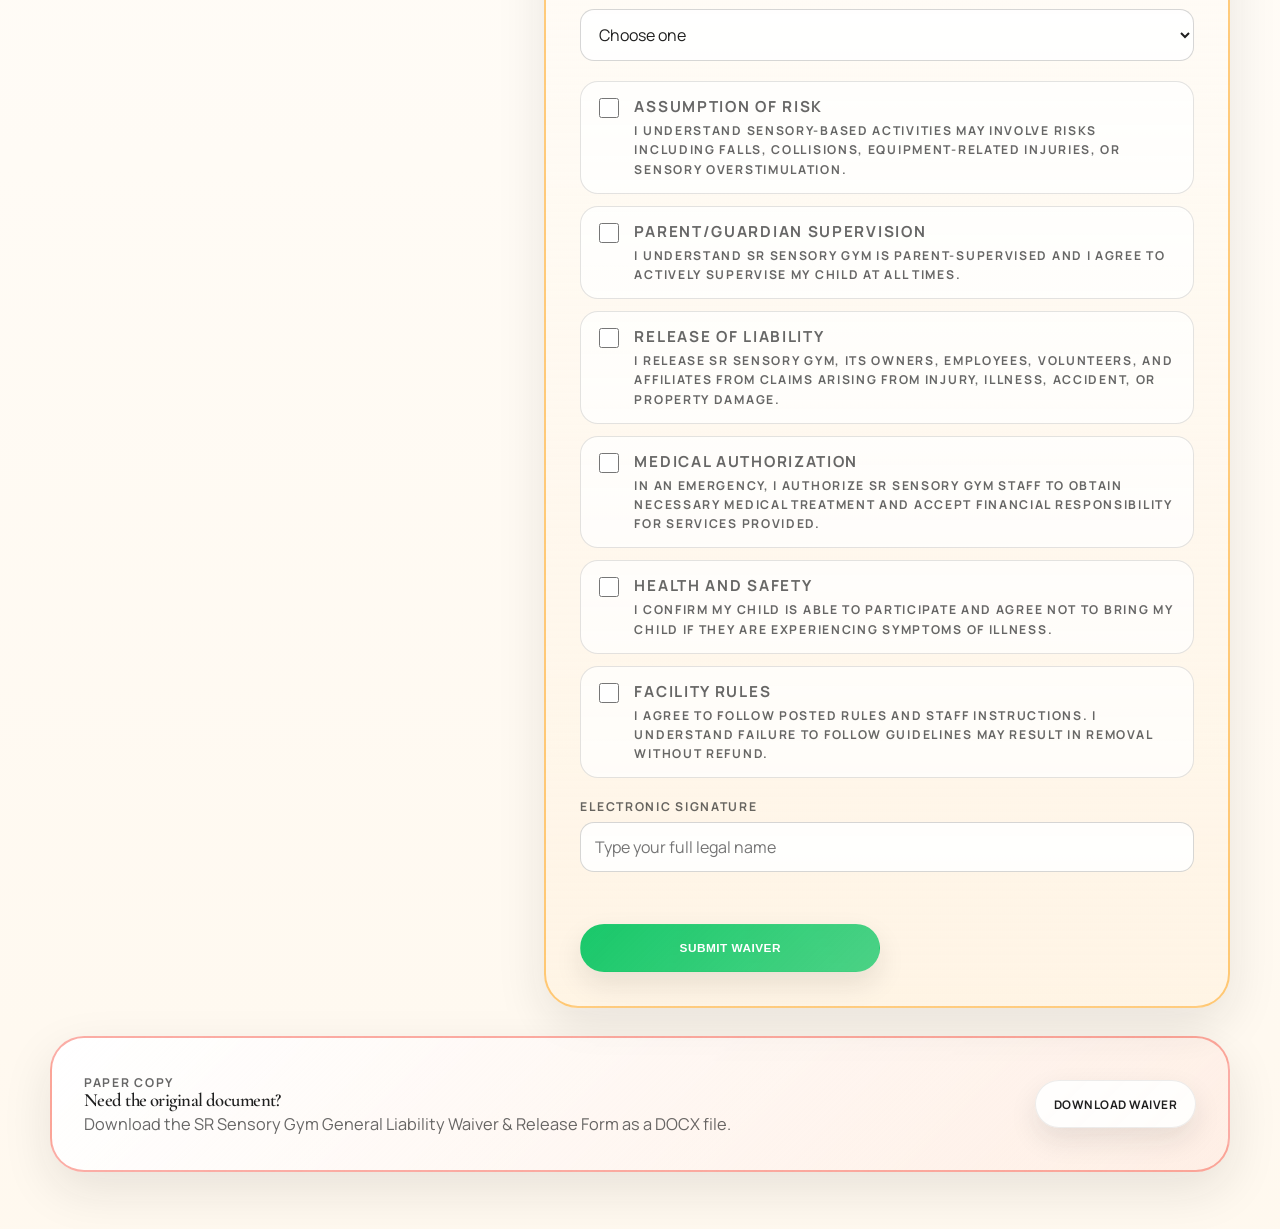
<file: strength-resilience-waiver.html>
<!DOCTYPE html>
<html lang="en">
<head>
  <meta charset="UTF-8" />
  <meta name="viewport" content="width=device-width, initial-scale=1.0" />
  <title>Waiver | SR Sensory Gym</title>
  <meta name="description" content="Complete the SR Sensory Gym general liability waiver online before visiting the sensory gym." />
  <style>
    @import url('https://fonts.googleapis.com/css2?family=Cormorant+Garamond:wght@500;600;700&family=Manrope:wght@400;500;600;700;800&display=swap');

    :root {
      --forest: #19c86a;
      --sun: #ffa41b;
      --poppy: #f53d2d;
      --cream: #ffffff;
      --warm-white: #ffffff;
      --sage: rgba(25, 200, 106, .1);
      --sand: rgba(255, 164, 27, .12);
      --ink: #1f1f1f;
      --muted: rgba(31, 31, 31, .68);
      --line: rgba(31, 31, 31, .16);
      --shadow: 0 18px 50px rgba(31, 31, 31, .1);
      --radius-xl: 34px;
      --radius-lg: 24px;
    }

    * { box-sizing: border-box; }
    html { scroll-behavior: smooth; }
    body {
      margin: 0;
      font-family: Manrope, ui-sans-serif, system-ui, -apple-system, BlinkMacSystemFont, "Segoe UI", sans-serif;
      color: var(--ink);
      background:
        radial-gradient(circle at 10% 10%, rgba(25,200,106,.08) 0 180px, transparent 182px),
        radial-gradient(circle at 90% 14%, rgba(255,164,27,.1) 0 180px, transparent 182px),
        linear-gradient(180deg, #ffffff 0%, rgba(255,164,27,.07) 100%);
    }

    a { color: inherit; text-decoration: none; }
    h1, h2, h3, p { margin: 0; }
    img { display: block; max-width: 100%; }

    h1, h2, h3 {
      font-family: "Cormorant Garamond", Georgia, serif;
      line-height: .95;
      letter-spacing: -.03em;
      font-weight: 600;
    }

    .page {
      width: min(1180px, calc(100% - 32px));
      margin: 0 auto;
      padding: 20px 0 56px;
    }

    .site-header {
      display: grid;
      justify-items: center;
      align-items: center;
      gap: 10px;
      padding: 14px 18px 16px;
      border: 2px solid rgba(25, 200, 106, .34);
      border-radius: 32px;
      background: rgba(255, 255, 255, .92);
      backdrop-filter: blur(10px);
      box-shadow: var(--shadow);
      position: sticky;
      top: 16px;
      z-index: 10;
    }

    .brand {
      display: flex;
      flex-direction: column;
      align-items: center;
      gap: 6px;
      min-width: 0;
      text-align: center;
    }

    .brand img {
      width: 82px;
      height: 82px;
      object-fit: contain;
    }

    .brand strong {
      display: block;
      font-size: 1.12rem;
      font-weight: 800;
    }

    .brand span,
    .eyebrow,
    .form-field label,
    .waiver-check span {
      color: var(--muted);
      font-size: .76rem;
      font-weight: 700;
      letter-spacing: .14em;
      text-transform: uppercase;
    }

    .brand span { display: block; margin-top: 5px; }

    .nav-links {
      display: flex;
      flex-wrap: wrap;
      justify-content: center;
      gap: 8px;
      width: 100%;
      padding-top: 12px;
      border-top: 1px solid rgba(31,31,31,.09);
    }

    .nav-links a,
    .button {
      display: inline-flex;
      align-items: center;
      justify-content: center;
      min-height: 40px;
      padding: 0 12px;
      border-radius: 999px;
      font-size: .74rem;
      font-weight: 700;
      letter-spacing: .04em;
      text-transform: uppercase;
    }

    .nav-links a {
      background: rgba(255,255,255,.9);
      border: 1px solid rgba(31,31,31,.08);
    }

    .nav-links a[aria-current="page"] {
      color: #ffffff;
      border-color: transparent;
      background: linear-gradient(135deg, var(--forest), rgba(25,200,106,.78));
    }

    .hero {
      display: grid;
      grid-template-columns: minmax(0, .95fr) minmax(0, 1.05fr);
      gap: 28px;
      margin-top: 28px;
      align-items: stretch;
    }

    .panel,
    .waiver-form,
    .waiver-summary,
    .download-card {
      border: 2px solid var(--line);
      border-radius: var(--radius-xl);
      background: var(--warm-white);
      box-shadow: var(--shadow);
    }

    .hero-copy {
      display: grid;
      align-content: center;
      gap: 18px;
      padding: clamp(28px, 4vw, 44px);
      border-color: rgba(255, 164, 27, .56);
      background:
        radial-gradient(circle at 88% 15%, rgba(255,164,27,.18) 0 120px, transparent 122px),
        linear-gradient(135deg, #ffffff, rgba(255,164,27,.08));
    }

    .hero h1 {
      font-size: clamp(3.8rem, 9vw, 8rem);
    }

    .hero p,
    .waiver-summary p,
    .download-card p,
    .form-intro {
      color: var(--muted);
      font-size: 1.02rem;
      line-height: 1.75;
    }

    .hero-photo {
      overflow: hidden;
      min-height: 520px;
      border-color: rgba(25, 200, 106, .42);
    }

    .hero-photo img {
      width: 100%;
      height: 100%;
      min-height: 520px;
      object-fit: cover;
    }

    .hero-actions {
      display: flex;
      flex-wrap: wrap;
      gap: 12px;
    }

    .button {
      min-height: 48px;
      padding: 0 18px;
      border: 1px solid transparent;
      box-shadow: 0 12px 28px rgba(31,31,31,.1);
      cursor: pointer;
    }

    .button.primary {
      color: #ffffff;
      background: linear-gradient(135deg, var(--forest), rgba(25,200,106,.78));
    }

    .button.secondary {
      color: var(--ink);
      background: rgba(255,255,255,.86);
      border-color: rgba(31,31,31,.08);
    }

    section {
      margin-top: 28px;
      scroll-margin-top: 132px;
    }

    .waiver-layout {
      display: grid;
      grid-template-columns: .82fr 1.18fr;
      gap: 18px;
      align-items: start;
    }

    .waiver-summary,
    .download-card {
      padding: clamp(24px, 3vw, 32px);
    }

    .waiver-summary {
      display: grid;
      gap: 16px;
      border-color: rgba(25,200,106,.42);
      background: rgba(255,255,255,.82);
    }

    .waiver-summary h2,
    .waiver-form h2 {
      font-size: clamp(2.3rem, 4.2vw, 4rem);
    }

    .waiver-points {
      display: grid;
      gap: 12px;
      margin: 0;
      padding: 0;
      list-style: none;
    }

    .waiver-points li {
      padding: 14px 16px;
      border: 1px solid rgba(31,31,31,.1);
      border-radius: 18px;
      color: var(--muted);
      background: rgba(255,255,255,.74);
      line-height: 1.55;
    }

    .waiver-form {
      padding: clamp(24px, 3.2vw, 34px);
      border-color: rgba(255,164,27,.56);
      background:
        radial-gradient(circle at 92% 10%, rgba(25,200,106,.12) 0 110px, transparent 112px),
        linear-gradient(180deg, #ffffff, rgba(255,164,27,.05));
    }

    .form-grid {
      display: grid;
      grid-template-columns: repeat(2, minmax(0, 1fr));
      gap: 14px;
      margin-top: 20px;
    }

    .form-field {
      display: grid;
      gap: 7px;
    }

    .form-field.full {
      grid-column: 1 / -1;
    }

    .form-field input,
    .form-field textarea,
    .form-field select {
      width: 100%;
      border: 1px solid rgba(31,31,31,.18);
      border-radius: 14px;
      padding: 13px 14px;
      color: var(--ink);
      background: rgba(255,255,255,.86);
      font: inherit;
    }

    .form-field textarea {
      min-height: 96px;
      resize: vertical;
    }

    .waiver-checks {
      display: grid;
      gap: 12px;
      margin-top: 20px;
    }

    .waiver-check {
      display: grid;
      grid-template-columns: auto 1fr;
      gap: 12px;
      align-items: start;
      padding: 14px;
      border: 1px solid rgba(31,31,31,.12);
      border-radius: 18px;
      background: rgba(255,255,255,.72);
    }

    .waiver-check input {
      width: 20px;
      height: 20px;
      margin-top: 2px;
      accent-color: var(--forest);
    }

    .waiver-check strong {
      display: block;
      margin-bottom: 4px;
      font-size: .95rem;
    }

    .waiver-check p {
      color: var(--muted);
      line-height: 1.58;
    }

    .form-status {
      grid-column: 1 / -1;
      min-height: 24px;
      color: var(--muted);
      font-weight: 800;
      line-height: 1.5;
    }

    .form-status[data-tone="success"] { color: #147943; }
    .form-status[data-tone="error"] { color: var(--poppy); }

    .download-card {
      display: grid;
      grid-template-columns: 1fr auto;
      gap: 16px;
      align-items: center;
      border-color: rgba(245,61,45,.42);
      background: linear-gradient(135deg, #ffffff, rgba(245,61,45,.05));
    }

    @media (max-width: 980px) {
      .hero,
      .waiver-layout,
      .download-card {
        grid-template-columns: 1fr;
      }

      .hero-photo img {
        min-height: 420px;
      }
    }

    @media (max-width: 760px) {
      section { scroll-margin-top: 220px; }

      .site-header {
        padding: 16px 12px;
        border-radius: 26px;
      }

      .brand {
        width: 100%;
      }

      .brand img {
        width: 74px;
        height: 74px;
      }

      .nav-links {
        justify-content: flex-start;
        align-items: center;
        flex-wrap: nowrap;
        overflow-x: auto;
        padding: 12px 2px 5px;
        -webkit-overflow-scrolling: touch;
        scrollbar-width: none;
      }

      .nav-links::-webkit-scrollbar {
        display: none;
      }

      .nav-links a { flex: 0 0 auto; }

      .hero-actions,
      .form-grid {
        grid-template-columns: 1fr;
      }

      .form-field.full,
      .form-status {
        grid-column: auto;
      }
    }
  </style>
  <link rel="stylesheet" href="assets/strength-resilience/flow.css" />
  <link rel="stylesheet" href="assets/strength-resilience/layout-fit.css" />
</head>
<body>
  <div class="page">
    <header class="site-header">
      <a class="brand" href="index.html#home">
        <img src="assets/strength-resilience-logo.png" alt="Strength &amp; Resilience Children Lounge logo" />
        <div>
          <strong>SR Sensory Gym</strong>
          <span>Strength and Resilience Nonprofit Inc.</span>
        </div>
      </a>

      <button class="nav-toggle" type="button" aria-expanded="false" aria-controls="site-nav" aria-label="Open menu">
        <span class="nav-toggle-icon" aria-hidden="true"><span></span><span></span><span></span></span>
        <span class="nav-toggle-text">Menu</span>
      </button>

      <nav class="nav-links" id="site-nav" aria-label="Primary">
        <a href="index.html#home">Home</a>
        <a href="strength-resilience-book-now.html">Book Now</a>
        <a href="strength-resilience-book-a-party.html">Book a Party</a>
        <a href="strength-resilience-services.html">Services</a>
        <a href="strength-resilience-memberships.html">Memberships</a>
        <a href="strength-resilience-events.html">Events</a>
        <a href="strength-resilience-waiver.html" aria-current="page">Waiver</a>
        <a href="strength-resilience-shop.html">Shop</a>
        <a href="https://app.squareup.com/gift/MLZ7ERDANNXQT/order" target="_blank" rel="noopener noreferrer">Gift Card</a>
        <a href="index.html#about">About Us</a>
        <a href="strength-resilience-faq.html">FAQ's</a>
      </nav>
    </header>

    <main>
      <section class="hero" id="home">
        <article class="panel hero-copy">
          <span class="eyebrow">General liability waiver</span>
          <h1>Complete the family waiver before play.</h1>
          <p>
            Please read the waiver carefully and submit family information before visiting SR Sensory Gym. This form helps the team prepare safely and follow up when needed.
          </p>
          <div class="hero-actions">
            <a class="button primary" href="#waiver-form">Fill out waiver</a>
            <a class="button secondary" href="assets/strength-resilience/sr-sensory-gym-general-waiver.docx" download>Download DOCX</a>
          </div>
        </article>

        <article class="panel hero-photo">
          <img src="assets/strength-resilience/sr-open-play.jpeg" alt="Open play room inside SR Sensory Gym" />
        </article>
      </section>

      <section class="waiver-layout">
        <aside class="waiver-summary">
          <span class="eyebrow">Please read carefully</span>
          <h2>SR Sensory Gym waiver summary.</h2>
          <p>
            This is a legal document affecting your rights. The form includes assumption of risk, parent supervision, release of liability, medical authorization, health and safety, optional photo/video consent, and facility rule acknowledgments.
          </p>
          <ul class="waiver-points">
            <li>SR Sensory Gym is a parent-supervised environment.</li>
            <li>Children must be actively supervised while inside the facility.</li>
            <li>All children must have a signed waiver before participation.</li>
            <li>Photo/video consent is optional and not required for participation.</li>
          </ul>
        </aside>

        <form class="waiver-form" id="waiver-form" data-sr-intake-form data-sr-endpoint="https://formspree.io/f/mykaojde">
          <input type="hidden" name="intake_type" value="waiver" />
          <input type="hidden" name="requested_service" value="General Liability Waiver" />
          <input type="hidden" name="waiver_version" value="SR Sensory Gym General Liability Waiver 2026-06-04" />
          <input type="hidden" name="form_type" value="waiver_submission" />
          <input type="hidden" name="source_site" value="srchildrenslounge" />
          <input type="hidden" name="source_page" value="waiver_form" />
          <input type="text" name="_gotcha" tabindex="-1" autocomplete="off" style="position:absolute;left:-9999px;" aria-hidden="true" />

          <span class="eyebrow">Family information</span>
          <h2>Waiver form.</h2>
          <p class="form-intro">
            Submit this form for one family visit. Add all participating children in the child name field.
          </p>

          <div class="form-grid">
            <div class="form-field full">
              <label for="parent-guardian-name">Parent/guardian name</label>
              <input id="parent-guardian-name" name="parent_guardian_name" autocomplete="name" required />
            </div>
            <div class="form-field">
              <label for="waiver-phone">Phone number</label>
              <input id="waiver-phone" name="phone" type="tel" autocomplete="tel" required />
            </div>
            <div class="form-field">
              <label for="waiver-email">Email</label>
              <input id="waiver-email" name="email" type="email" autocomplete="email" required />
            </div>
            <div class="form-field full">
              <label for="child-names">Child's name(s)</label>
              <textarea id="child-names" name="child_names" required></textarea>
            </div>
            <div class="form-field full">
              <label for="child-ages">Child age(s)</label>
              <input id="child-ages" name="child_ages" required />
            </div>
            <div class="form-field">
              <label for="emergency-contact-name">Emergency contact</label>
              <input id="emergency-contact-name" name="emergency_contact_name" required />
            </div>
            <div class="form-field">
              <label for="emergency-contact-phone">Emergency phone</label>
              <input id="emergency-contact-phone" name="emergency_contact_phone" type="tel" required />
            </div>
            <div class="form-field full">
              <label for="emergency-contact-relationship">Emergency relationship</label>
              <input id="emergency-contact-relationship" name="emergency_contact_relationship" />
            </div>
            <div class="form-field full">
              <label for="health-notes">Health or sensory notes</label>
              <textarea id="health-notes" name="health_notes" placeholder="Share allergies, medical needs, sensory considerations, or anything the team should know."></textarea>
            </div>
            <div class="form-field full">
              <label for="photo-video-consent">Photo/video consent</label>
              <select id="photo-video-consent" name="photo_video_consent" required>
                <option value="">Choose one</option>
                <option value="true">I give permission</option>
                <option value="false">I do not give permission</option>
              </select>
            </div>
          </div>

          <div class="waiver-checks" aria-label="Waiver acknowledgments">
            <label class="waiver-check">
              <input type="checkbox" name="assumption_of_risk" required />
              <span><strong>Assumption of risk</strong><p>I understand sensory-based activities may involve risks including falls, collisions, equipment-related injuries, or sensory overstimulation.</p></span>
            </label>
            <label class="waiver-check">
              <input type="checkbox" name="parent_supervision" required />
              <span><strong>Parent/guardian supervision</strong><p>I understand SR Sensory Gym is parent-supervised and I agree to actively supervise my child at all times.</p></span>
            </label>
            <label class="waiver-check">
              <input type="checkbox" name="release_of_liability" required />
              <span><strong>Release of liability</strong><p>I release SR Sensory Gym, its owners, employees, volunteers, and affiliates from claims arising from injury, illness, accident, or property damage.</p></span>
            </label>
            <label class="waiver-check">
              <input type="checkbox" name="medical_authorization" required />
              <span><strong>Medical authorization</strong><p>In an emergency, I authorize SR Sensory Gym staff to obtain necessary medical treatment and accept financial responsibility for services provided.</p></span>
            </label>
            <label class="waiver-check">
              <input type="checkbox" name="health_safety_acknowledgment" required />
              <span><strong>Health and safety</strong><p>I confirm my child is able to participate and agree not to bring my child if they are experiencing symptoms of illness.</p></span>
            </label>
            <label class="waiver-check">
              <input type="checkbox" name="facility_rules_agreement" required />
              <span><strong>Facility rules</strong><p>I agree to follow posted rules and staff instructions. I understand failure to follow guidelines may result in removal without refund.</p></span>
            </label>
          </div>

          <div class="form-grid">
            <div class="form-field full">
              <label for="electronic-signature">Electronic signature</label>
              <input id="electronic-signature" name="electronic_signature" placeholder="Type your full legal name" required />
            </div>
            <p class="form-status" data-sr-form-status aria-live="polite"></p>
            <button class="button primary" type="submit">Submit waiver</button>
          </div>
        </form>
      </section>

      <section class="download-card">
        <div>
          <span class="eyebrow">Paper copy</span>
          <h3>Need the original document?</h3>
          <p>Download the SR Sensory Gym General Liability Waiver &amp; Release Form as a DOCX file.</p>
        </div>
        <a class="button secondary" href="assets/strength-resilience/sr-sensory-gym-general-waiver.docx" download>Download waiver</a>
      </section>
    </main>
  </div>
  <script src="assets/strength-resilience/flow.js"></script>
  <script src="assets/strength-resilience/nav.js"></script>
  <script src="assets/strength-resilience/sr-family-intake.js"></script>
</body>
</html>
</file>
<file: assets/strength-resilience/flow.css>
@keyframes srPageIn {
  from {
    opacity: 0;
  }
  to {
    opacity: 1;
  }
}

@keyframes srFloatGlow {
  0%, 100% {
    background-position: 0% 0%, 100% 0%, 0% 0%;
  }
  50% {
    background-position: 12% 8%, 86% 10%, 0% 0%;
  }
}

@keyframes srContentIn {
  from {
    opacity: 0;
    transform: translateY(30px) scale(.975);
  }
  to {
    opacity: 1;
    transform: translateY(0) scale(1);
  }
}

@keyframes srFloatIn {
  from {
    opacity: 0;
    transform: translateY(48px) scale(.94) rotateX(4deg);
    filter: blur(14px);
  }
  to {
    opacity: 1;
    transform: translateY(0) scale(1);
    filter: blur(0);
  }
}

@keyframes srSoftDrift {
  0%, 100% {
    transform: translateY(0);
  }
  50% {
    transform: translateY(-11px);
  }
}

@keyframes srMenuIn {
  from {
    opacity: 0;
    transform: translateY(-14px) scale(.96);
    filter: blur(6px);
  }
  to {
    opacity: 1;
    transform: translateY(0) scale(1);
    filter: blur(0);
  }
}

body {
  animation: srPageIn .65s ease both, srFloatGlow 18s ease-in-out infinite;
  background-size: auto, auto, 100% 100%;
}

.site-header {
  transition: transform .28s ease, box-shadow .28s ease, border-color .28s ease;
}

.site-header:hover {
  transform: translateY(-2px);
  border-color: rgba(25, 200, 106, .58);
  box-shadow: 0 24px 62px rgba(31, 31, 31, .12);
}

main > * {
  animation: srContentIn .72s cubic-bezier(.2, .8, .2, 1) both;
}

main > *:nth-child(2) { animation-delay: .05s; }
main > *:nth-child(3) { animation-delay: .1s; }
main > *:nth-child(4) { animation-delay: .15s; }
main > *:nth-child(5) { animation-delay: .2s; }
main > *:nth-child(6) { animation-delay: .25s; }
main > *:nth-child(7) { animation-delay: .3s; }

.sr-flow-ready .sr-reveal {
  opacity: 0;
  transform: translateY(48px) scale(.94) rotateX(4deg);
  filter: blur(14px);
}

.sr-flow-ready .sr-reveal.is-visible {
  animation: srFloatIn .92s cubic-bezier(.16, 1, .3, 1) both;
}

.sr-flow-ready .sr-reveal.is-visible:nth-child(2) { animation-delay: .06s; }
.sr-flow-ready .sr-reveal.is-visible:nth-child(3) { animation-delay: .12s; }
.sr-flow-ready .sr-reveal.is-visible:nth-child(4) { animation-delay: .18s; }
.sr-flow-ready .sr-reveal.is-visible:nth-child(5) { animation-delay: .24s; }
.sr-flow-ready .sr-reveal.is-visible:nth-child(6) { animation-delay: .3s; }

.sr-flow-ready .sr-float {
  animation: srSoftDrift 4.6s ease-in-out infinite;
  animation-delay: var(--sr-float-delay, 0s);
}

.sr-flow-ready .sr-float:nth-child(2n) { --sr-float-delay: .45s; }
.sr-flow-ready .sr-float:nth-child(3n) { --sr-float-delay: .9s; }

.nav-links a,
.button,
.footer-link {
  position: relative;
  overflow: hidden;
  transition: transform .22s ease, box-shadow .22s ease, border-color .22s ease, background .22s ease;
}

.nav-shop {
  position: relative;
  flex: 0 0 auto;
}

.nav-shop summary {
  display: inline-flex;
  align-items: center;
  justify-content: center;
  min-height: 40px;
  padding: 0 12px;
  border: 1px solid rgba(31, 31, 31, .08);
  border-radius: 999px;
  background: rgba(255, 255, 255, .9);
  cursor: pointer;
  font-size: .74rem;
  font-weight: 700;
  letter-spacing: .04em;
  list-style: none;
  text-transform: uppercase;
  transition: transform .22s ease, box-shadow .22s ease, border-color .22s ease, background .22s ease;
}

.nav-shop summary::-webkit-details-marker {
  display: none;
}

.nav-shop summary::after {
  content: "+";
  margin-left: 6px;
  font-size: .95rem;
  line-height: 1;
}

.nav-shop[open] summary::after {
  content: "−";
}

.nav-shop summary:hover,
.nav-shop[open] summary {
  transform: translateY(-2px);
  border-color: rgba(25, 200, 106, .45);
  box-shadow: 0 14px 30px rgba(31, 31, 31, .12);
}

.nav-shop-menu {
  position: absolute;
  top: calc(100% + 8px);
  left: 50%;
  z-index: 30;
  min-width: 148px;
  padding: 8px;
  border: 1px solid rgba(25, 200, 106, .22);
  border-radius: 18px;
  background: rgba(255, 255, 255, .98);
  box-shadow: 0 20px 44px rgba(31, 31, 31, .16);
  transform: translateX(-50%);
}

.nav-shop-menu a {
  width: 100%;
  color: #ffffff;
  border-color: transparent;
  background: linear-gradient(135deg, var(--forest), rgba(25, 200, 106, .78));
}

.nav-shop-overlay {
  display: none;
}

.nav-links a::after,
.button::after,
.footer-link::after {
  content: "";
  position: absolute;
  inset: 0;
  background: linear-gradient(120deg, transparent 0%, rgba(255,255,255,.38) 50%, transparent 100%);
  transform: translateX(-120%);
  transition: transform .52s ease;
  pointer-events: none;
}

.nav-links a:hover,
.button:hover,
.footer-link:hover {
  transform: translateY(-4px) scale(1.02);
  box-shadow: 0 18px 36px rgba(31,31,31,.16);
}

.nav-links a:hover::after,
.button:hover::after,
.footer-link:hover::after {
  transform: translateX(120%);
}

.panel,
main > section:not(.hero),
.section,
.package-card,
.service-card,
.plan-card,
.event-card,
.note-band,
.donor-band,
.quick-point,
.photo-card,
.highlight-card,
.story-card,
.visit-card {
  transition: transform .28s ease, box-shadow .28s ease, border-color .28s ease;
}

.panel:hover,
main > section:not(.hero):hover,
.section:hover,
.package-card:hover,
.service-card:hover,
.plan-card:hover,
.event-card:hover,
.note-band:hover,
.donor-band:hover,
.quick-point:hover,
.photo-card:hover,
.highlight-card:hover,
.story-card:hover,
.visit-card:hover {
  transform: translateY(-8px) rotate(-.35deg);
  box-shadow: 0 30px 72px rgba(31,31,31,.17);
}

.hero-photo,
.photo-card,
.calendar-card,
.highlight-image {
  isolation: isolate;
}

.hero-photo img,
.photo-card img,
.calendar-card img,
.highlight-image img {
  transition: transform .65s cubic-bezier(.2, .8, .2, 1), filter .65s ease;
}

.hero-photo:hover img,
.photo-card:hover img,
.calendar-card:hover img,
.highlight-image:hover img {
  transform: scale(1.075) rotate(1deg);
  filter: saturate(1.12) contrast(1.04);
}

.price,
.package-number,
.badge,
.info-label,
.event-label,
.plan-label,
.eyebrow {
  transition: transform .24s ease, color .24s ease;
}

.package-card:hover .price,
.service-card:hover .price,
.plan-card:hover .price,
.event-card:hover .event-label,
.highlight-card:hover .eyebrow,
.quick-point:hover .info-label {
  transform: translateX(3px);
}

/* Keep the full navigation behind one clear menu control. */
.site-header {
  position: relative;
  z-index: 1000;
}

.nav-toggle {
  position: relative;
  z-index: 1101;
  display: inline-grid;
  place-items: center;
  min-width: 48px;
  min-height: 48px;
  padding: 0 14px;
  border: 1px solid rgba(31, 31, 31, .12);
  border-radius: 999px;
  color: var(--ink);
  background: rgba(255, 255, 255, .94);
  cursor: pointer;
  font: inherit;
  font-size: .76rem;
  font-weight: 800;
  letter-spacing: .08em;
  text-transform: uppercase;
  transition: transform .2s cubic-bezier(.23, 1, .32, 1), box-shadow .2s ease, background .2s ease;
}

.nav-toggle:hover {
  transform: translateY(-3px) scale(1.04);
  box-shadow: 0 16px 34px rgba(31, 31, 31, .16);
}

.nav-toggle:active {
  transform: scale(.96);
}

.nav-toggle-icon {
  display: grid;
  gap: 4px;
  width: 21px;
}

.nav-toggle-icon span {
  display: block;
  height: 2px;
  border-radius: 2px;
  background: currentColor;
  transform-origin: center;
  transition: transform .24s cubic-bezier(.23, 1, .32, 1), opacity .18s ease;
}

.sr-only {
  position: absolute;
  width: 1px;
  height: 1px;
  padding: 0;
  margin: -1px;
  overflow: hidden;
  clip: rect(0, 0, 0, 0);
  white-space: nowrap;
  border: 0;
}

.nav-toggle[aria-expanded="true"] .nav-toggle-icon span:first-child {
  transform: translateY(6px) rotate(45deg);
}

.nav-toggle[aria-expanded="true"] .nav-toggle-icon span:nth-child(2) {
  opacity: 0;
}

.nav-toggle[aria-expanded="true"] .nav-toggle-icon span:last-child {
  transform: translateY(-6px) rotate(-45deg);
}

.site-header .nav-links {
  position: absolute;
  top: calc(100% + 14px);
  left: 0;
  right: 0;
  display: flex;
  flex-wrap: nowrap;
  gap: 8px;
  width: 100%;
  padding: 14px;
  border: 1px solid rgba(25, 200, 106, .28);
  border-radius: 24px;
  background: rgba(255, 255, 255, .98);
  box-shadow: 0 28px 68px rgba(31, 31, 31, .2);
  opacity: 0;
  pointer-events: none;
  transform: translateY(-14px) scale(.96);
  transform-origin: top center;
  overflow-x: auto;
  overflow-y: hidden;
  scrollbar-width: thin;
  transition: opacity .22s ease, transform .3s cubic-bezier(.23, 1, .32, 1);
}

.site-header .nav-links.is-open {
  opacity: 1;
  pointer-events: auto;
  transform: translateY(0) scale(1);
  animation: srMenuIn .32s cubic-bezier(.23, 1, .32, 1) both;
}

.site-header .nav-links a {
  flex: 0 0 auto;
  justify-content: center;
  min-height: 44px;
  padding: 0 16px;
  white-space: nowrap;
}

.slide-to-top {
  position: fixed;
  right: 22px;
  bottom: 22px;
  z-index: 1400;
  display: grid;
  place-items: center;
  width: 50px;
  height: 50px;
  border: 1px solid rgba(25, 200, 106, .4);
  border-radius: 50%;
  color: #ffffff;
  background: linear-gradient(135deg, var(--forest), rgba(25, 200, 106, .8));
  box-shadow: 0 18px 36px rgba(31, 31, 31, .2);
  cursor: pointer;
  font-size: 1.5rem;
  font-weight: 900;
  line-height: 1;
  opacity: 0;
  pointer-events: none;
  transform: translateY(14px) scale(.88);
  transition: opacity .22s ease, transform .28s cubic-bezier(.23, 1, .32, 1), box-shadow .2s ease;
}

.slide-to-top.is-visible {
  opacity: 1;
  pointer-events: auto;
  transform: translateY(0) scale(1);
}

.slide-to-top:hover {
  box-shadow: 0 24px 48px rgba(31, 31, 31, .26);
  transform: translateY(-4px) scale(1.06);
}

.slide-to-top:active {
  transform: scale(.96);
}

/* Restore the original always-visible navigation layout. */
.nav-toggle {
  display: none;
}

.site-header .nav-links,
.site-header .nav-links.is-open {
  position: static;
  left: auto;
  right: auto;
  display: flex;
  flex-wrap: nowrap;
  justify-content: flex-start;
  width: 100%;
  max-width: 100%;
  padding: 12px 2px 5px;
  border-top: 1px solid rgba(31,31,31,.09);
  border-right: 0;
  border-bottom: 0;
  border-left: 0;
  border-radius: 0;
  background: transparent;
  box-shadow: none;
  opacity: 1;
  pointer-events: auto;
  overflow-x: auto;
  overflow-y: hidden;
  scrollbar-width: none;
  transform: none;
  animation: none;
}

.site-header .nav-links::-webkit-scrollbar {
  display: none;
}

.site-header .nav-links a {
  width: auto;
  flex: 0 0 auto;
  min-height: 40px;
  padding: 0 12px;
}

@media (max-width: 760px) {
  .slide-to-top {
    right: 16px;
    bottom: 16px;
  }
}

@media (prefers-reduced-motion: reduce) {
  *,
  *::before,
  *::after {
    animation-duration: .01ms !important;
    animation-iteration-count: 1 !important;
    scroll-behavior: auto !important;
    transition-duration: .01ms !important;
  }

  .sr-flow-ready .sr-reveal {
    opacity: 1 !important;
    transform: none !important;
    filter: none !important;
  }
}

@media (max-width: 760px) {
  .nav-shop-menu {
    display: none;
  }

  .nav-shop-overlay {
    position: fixed;
    top: var(--shop-overlay-top, 236px);
    left: 50%;
    z-index: 1000;
    display: block;
    min-width: 188px;
    padding: 9px;
    border: 1px solid rgba(25, 200, 106, .22);
    border-radius: 20px;
    background: rgba(255, 255, 255, .98);
    box-shadow: 0 22px 48px rgba(31, 31, 31, .22);
    opacity: 0;
    pointer-events: none;
    transform: translateX(-50%);
    transition: opacity .2s ease, transform .2s ease;
  }

  .nav-shop-overlay.is-open {
    opacity: 1;
    pointer-events: auto;
    transform: translateX(-50%) translateY(4px);
  }

  .nav-shop-overlay a {
    display: inline-flex;
    align-items: center;
    justify-content: center;
    width: 100%;
    min-height: 42px;
    padding: 0 16px;
    color: #ffffff;
    border: 0;
    border-radius: 999px;
    background: linear-gradient(135deg, var(--forest), rgba(25, 200, 106, .78));
    font-size: .76rem;
    font-weight: 800;
    letter-spacing: .04em;
    text-transform: uppercase;
    box-shadow: 0 12px 24px rgba(31, 31, 31, .12);
  }

  .nav-shop-overlay a + a {
    margin-top: 8px;
  }
}

.sr-intake-panel {
  padding: clamp(26px, 4vw, 48px);
  border: 1px solid rgba(31, 31, 31, .1);
  border-radius: 8px;
  background: rgba(255, 255, 255, .94);
  box-shadow: 0 22px 52px rgba(31, 31, 31, .1);
}

.sr-intake-panel h2 {
  margin: 8px 0 12px;
}

.sr-intake-panel > p {
  max-width: 760px;
  color: var(--muted);
  line-height: 1.7;
}

.sr-form-grid {
  display: grid;
  grid-template-columns: repeat(2, minmax(0, 1fr));
  gap: 16px;
  margin-top: 24px;
}

.sr-form-field {
  display: grid;
  gap: 7px;
}

.sr-form-field.full,
.sr-form-status,
.sr-payment-step {
  grid-column: 1 / -1;
}

.sr-form-field label {
  font-size: .76rem;
  font-weight: 800;
  letter-spacing: .04em;
  text-transform: uppercase;
}

.sr-form-field input,
.sr-form-field select,
.sr-form-field textarea {
  width: 100%;
  min-height: 48px;
  padding: 12px 14px;
  border: 1px solid rgba(31, 31, 31, .18);
  border-radius: 8px;
  color: var(--ink);
  background: #ffffff;
  font: inherit;
}

.sr-form-field textarea {
  min-height: 110px;
  resize: vertical;
}

.sr-form-field input:focus,
.sr-form-field select:focus,
.sr-form-field textarea:focus {
  border-color: var(--forest);
  outline: 3px solid rgba(25, 200, 106, .16);
}

.sr-form-status {
  min-height: 24px;
  margin: 0;
  font-weight: 700;
}

.sr-form-status[data-tone="success"] {
  color: #147943;
}

.sr-form-status[data-tone="error"] {
  color: var(--poppy);
}

.sr-payment-step {
  padding: 20px;
  border: 1px solid rgba(25, 200, 106, .3);
  border-radius: 8px;
  background: rgba(25, 200, 106, .08);
}

.sr-payment-step[hidden] {
  display: none;
}

.sr-payment-step strong,
.sr-payment-step span {
  display: block;
}

.sr-payment-step span {
  margin: 6px 0 16px;
  color: var(--muted);
}

@media (max-width: 700px) {
  .sr-form-grid {
    grid-template-columns: 1fr;
  }

  .sr-form-field.full,
  .sr-form-status,
  .sr-payment-step {
    grid-column: auto;
  }
}
</file>
<file: assets/strength-resilience/layout-fit.css>
/* Structure and fit pass: loaded last on every page so it wins over page styles. */

/* Grid and flex children may shrink instead of pushing text past their panel. */
.hero > *,
.hero-copy > *,
main section > *,
main [class*="grid"] > * {
  min-width: 0;
}

/* Long words and URLs wrap instead of overflowing. */
main h1,
main h2,
main h3,
main p,
main li {
  overflow-wrap: break-word;
}

/* Readable line length for body copy. */
main p {
  max-width: 68ch;
}

/* Hero headings sized for a half-width column so the intro text fits its panel. */
.hero h1 {
  font-size: clamp(2.6rem, 6vw, 5.6rem);
  line-height: 1;
}

.hero p {
  max-width: 60ch;
}

/* Centered footer lines are not body copy: keep them full width and centered. */
main p.footer-note,
main p.footer-note + p {
  max-width: none;
}

/* Slim pinned header with a collapsible menu (driven by nav.js). */
html {
  scroll-padding-top: calc(var(--sr-header-h, 88px) + 24px);
}

main section {
  scroll-margin-top: calc(var(--sr-header-h, 88px) + 24px);
}

header.site-header {
  position: sticky;
  top: 8px;
  z-index: 1000;
  display: flex;
  flex-wrap: nowrap;
  align-items: center;
  justify-content: space-between;
  gap: 16px;
  padding: 6px 10px 6px 12px;
  border-radius: 26px;
  background: rgba(255, 255, 255, .97);
}

header.site-header .brand {
  flex: 0 0 auto;
  flex-direction: row;
  align-items: center;
  gap: 10px;
  width: auto;
  text-align: left;
}

header.site-header .brand img {
  width: 72px;
  height: 72px;
}

header.site-header .brand strong { font-size: 1rem; }
header.site-header .brand span { margin-top: 2px; font-size: .62rem; letter-spacing: .1em; }

header.site-header .nav-links,
header.site-header .nav-links.is-open {
  position: static;
  flex: 1 1 auto;
  display: flex;
  flex-wrap: nowrap;
  justify-content: flex-end;
  gap: 6px;
  min-width: 0;
  width: auto;
  padding: 0;
  border: 0;
  background: transparent;
  box-shadow: none;
  opacity: 1;
  overflow: hidden;
  transform: none;
  animation: none;
}

header.site-header .nav-links a {
  flex: 0 0 auto;
  min-height: 36px;
  padding: 0 10px;
  font-size: .68rem;
  white-space: nowrap;
}

header.site-header.nav-measuring .nav-links {
  justify-content: flex-start;
}

header.site-header .nav-toggle {
  display: none;
  flex: 0 0 auto;
  align-items: center;
  gap: 8px;
  min-height: 44px;
}

header.site-header .nav-toggle:focus-visible,
header.site-header .nav-links a:focus-visible {
  outline: 3px solid var(--forest, #19c86a);
  outline-offset: 3px;
}

header.site-header.nav-collapsed .nav-toggle {
  display: inline-flex;
}

header.site-header.nav-collapsed .nav-links {
  display: none;
}

header.site-header.nav-collapsed.nav-open .nav-links {
  position: absolute;
  top: calc(100% + 8px);
  left: 0;
  right: 0;
  display: grid;
  grid-template-columns: repeat(auto-fill, minmax(150px, 1fr));
  gap: 8px;
  max-height: calc(100vh - var(--sr-header-h, 88px) - 32px);
  padding: 14px;
  overflow-y: auto;
  overscroll-behavior: contain;
  border: 1px solid rgba(25, 200, 106, .28);
  border-radius: 24px;
  background: rgba(255, 255, 255, .98);
  box-shadow: 0 28px 68px rgba(31, 31, 31, .2);
}

header.site-header.nav-collapsed.nav-open .nav-links a {
  min-height: 44px;
  font-size: .74rem;
}

@media (max-width: 760px) {
  header.site-header { top: 6px; padding: 6px 8px 6px 10px; gap: 10px; }
  header.site-header .brand img { width: 56px; height: 56px; }
  header.site-header .brand strong { font-size: .95rem; }
  header.site-header .brand span { font-size: .56rem; letter-spacing: .06em; }
}

@media (max-width: 420px) {
  header.site-header .brand span { display: none; }
}

/* Back to top arrow drawn with borders. */
.slide-to-top-icon {
  display: block;
  width: 13px;
  height: 13px;
  margin-top: 5px;
  border-top: 3px solid currentColor;
  border-left: 3px solid currentColor;
  border-radius: 2px;
  transform: rotate(45deg);
}
</file>
